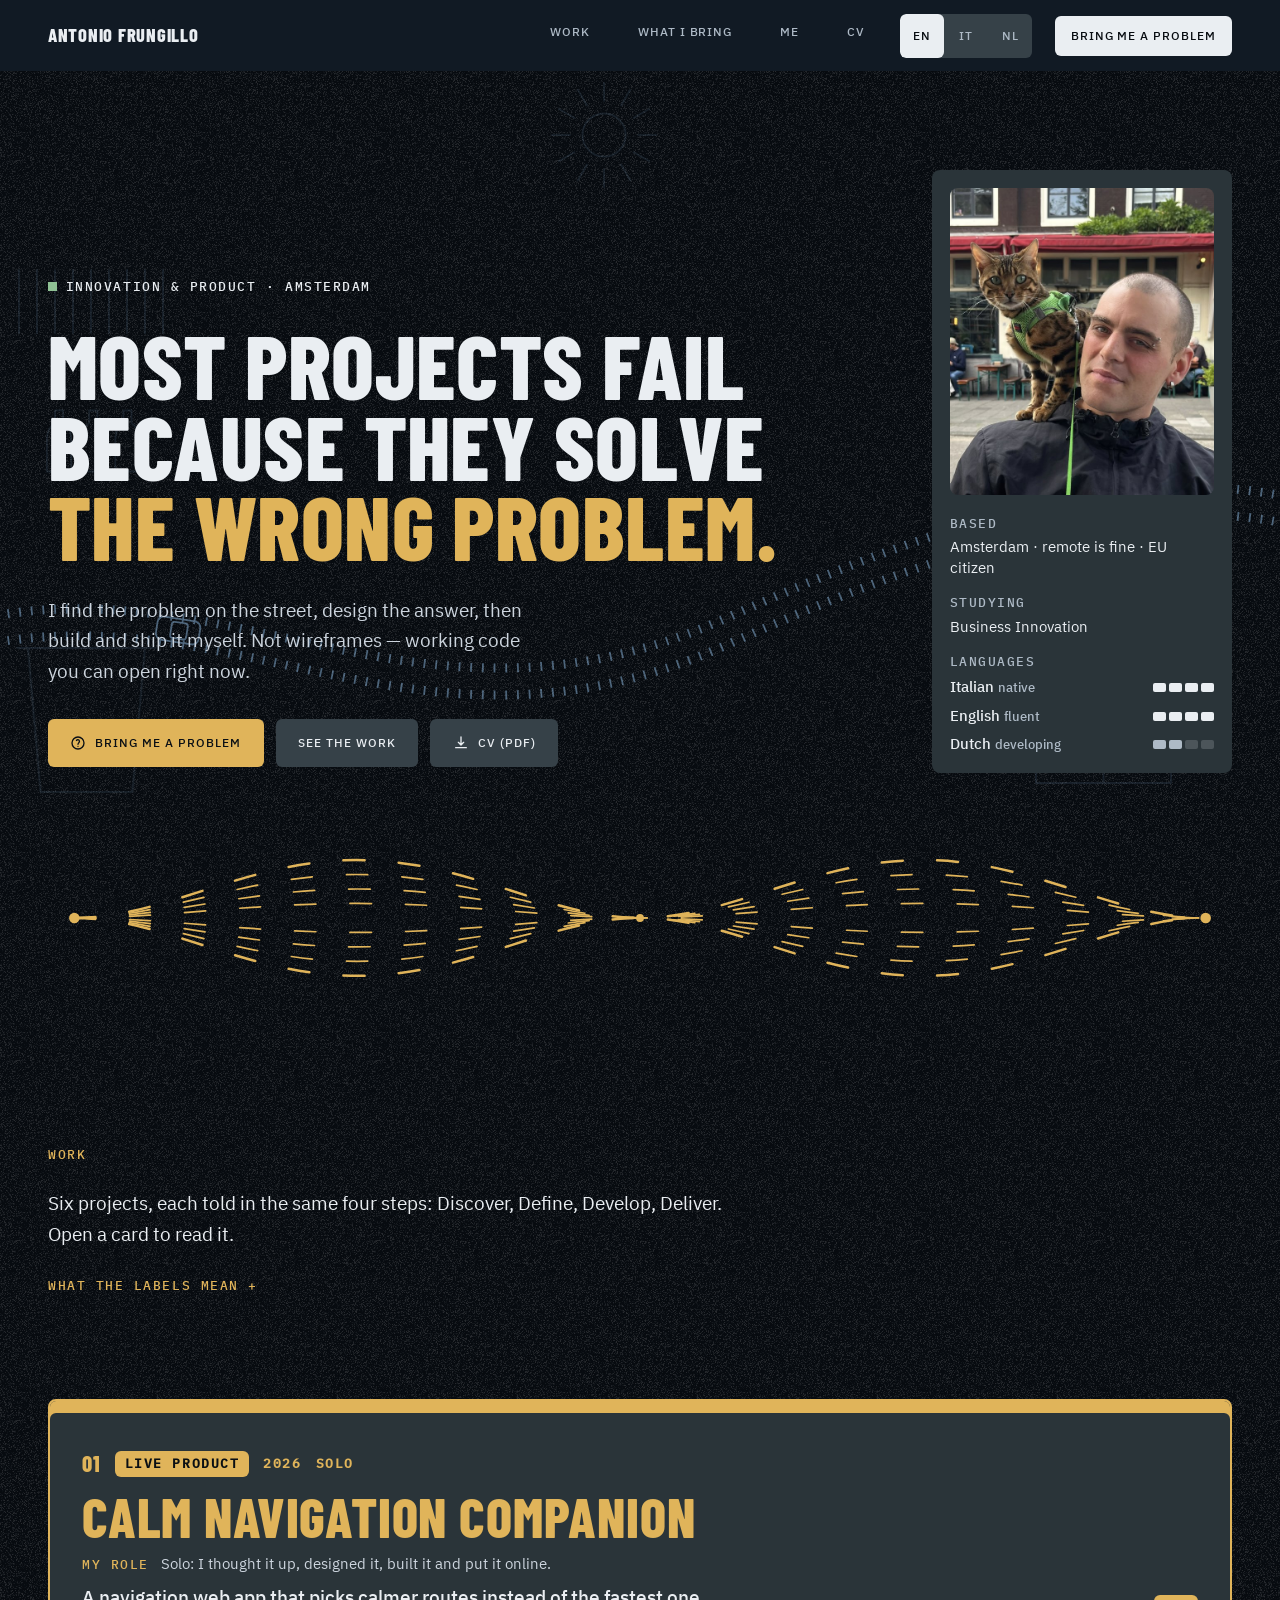
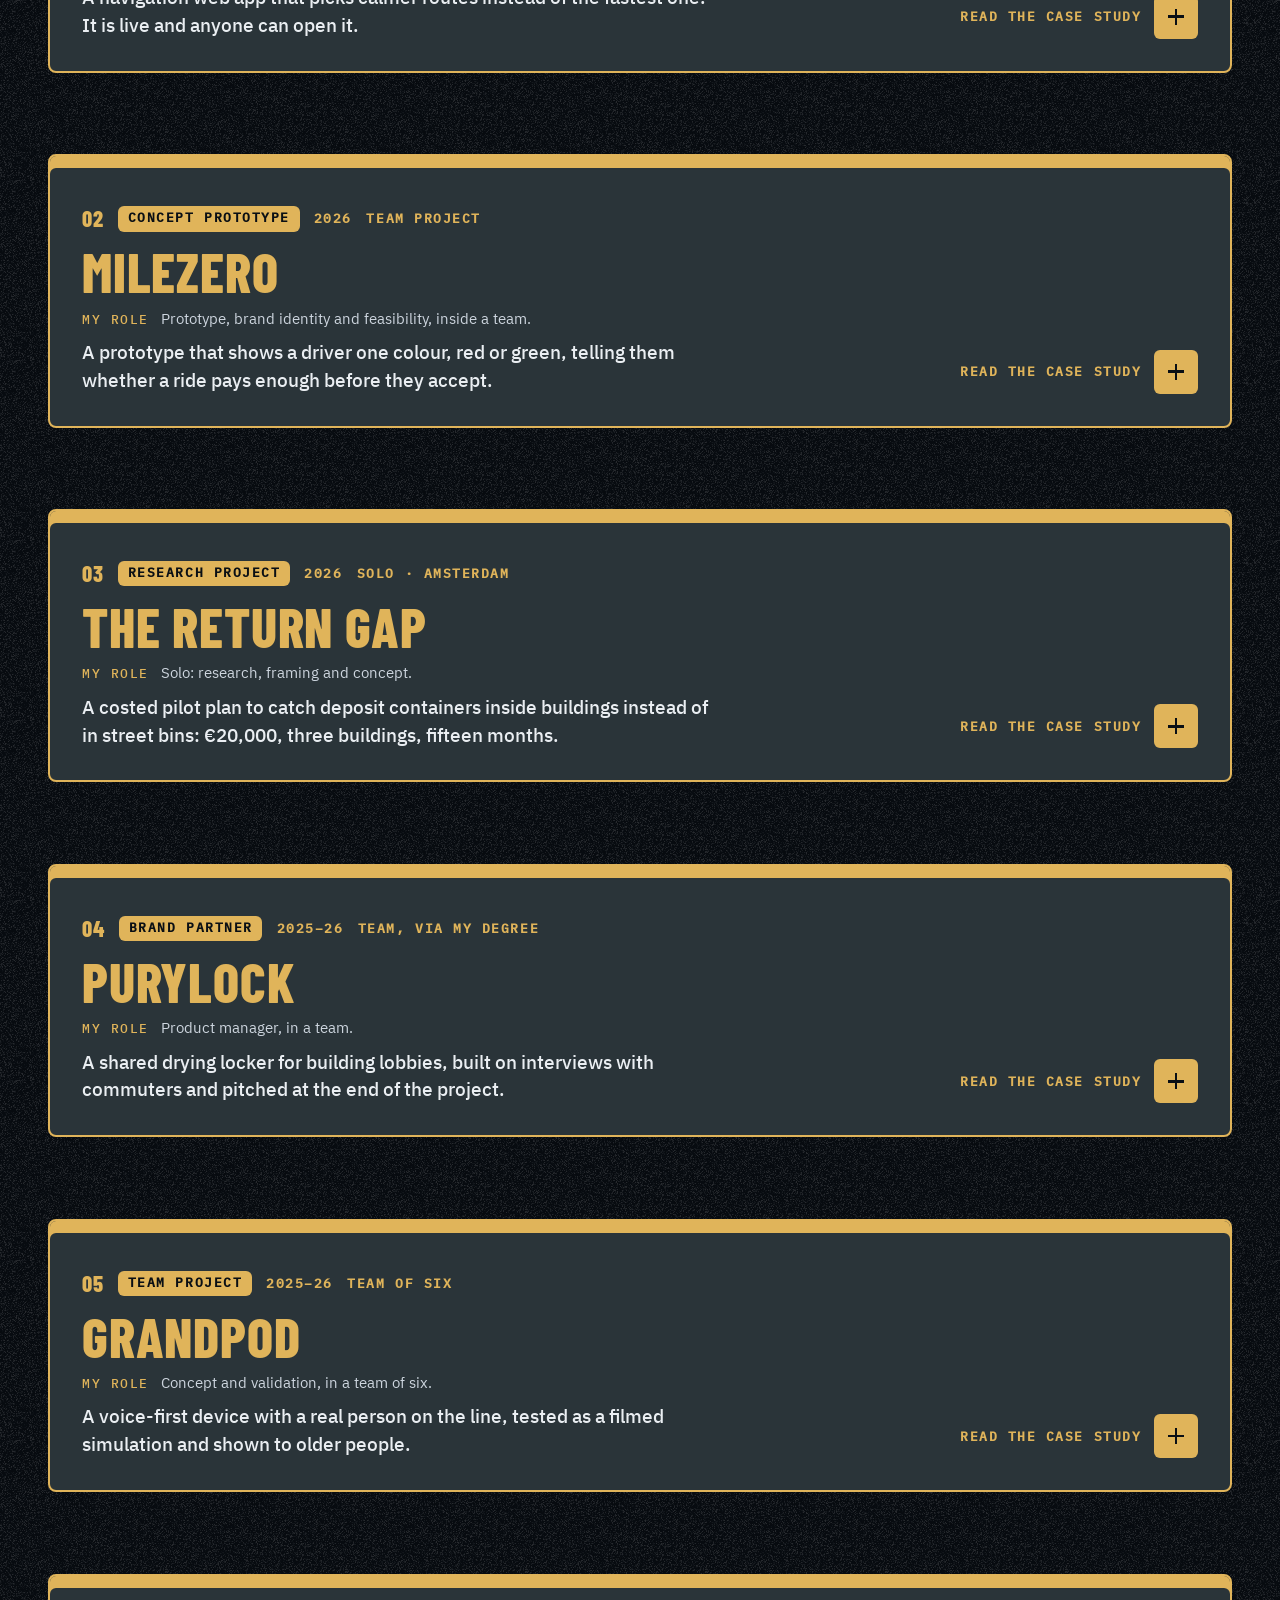
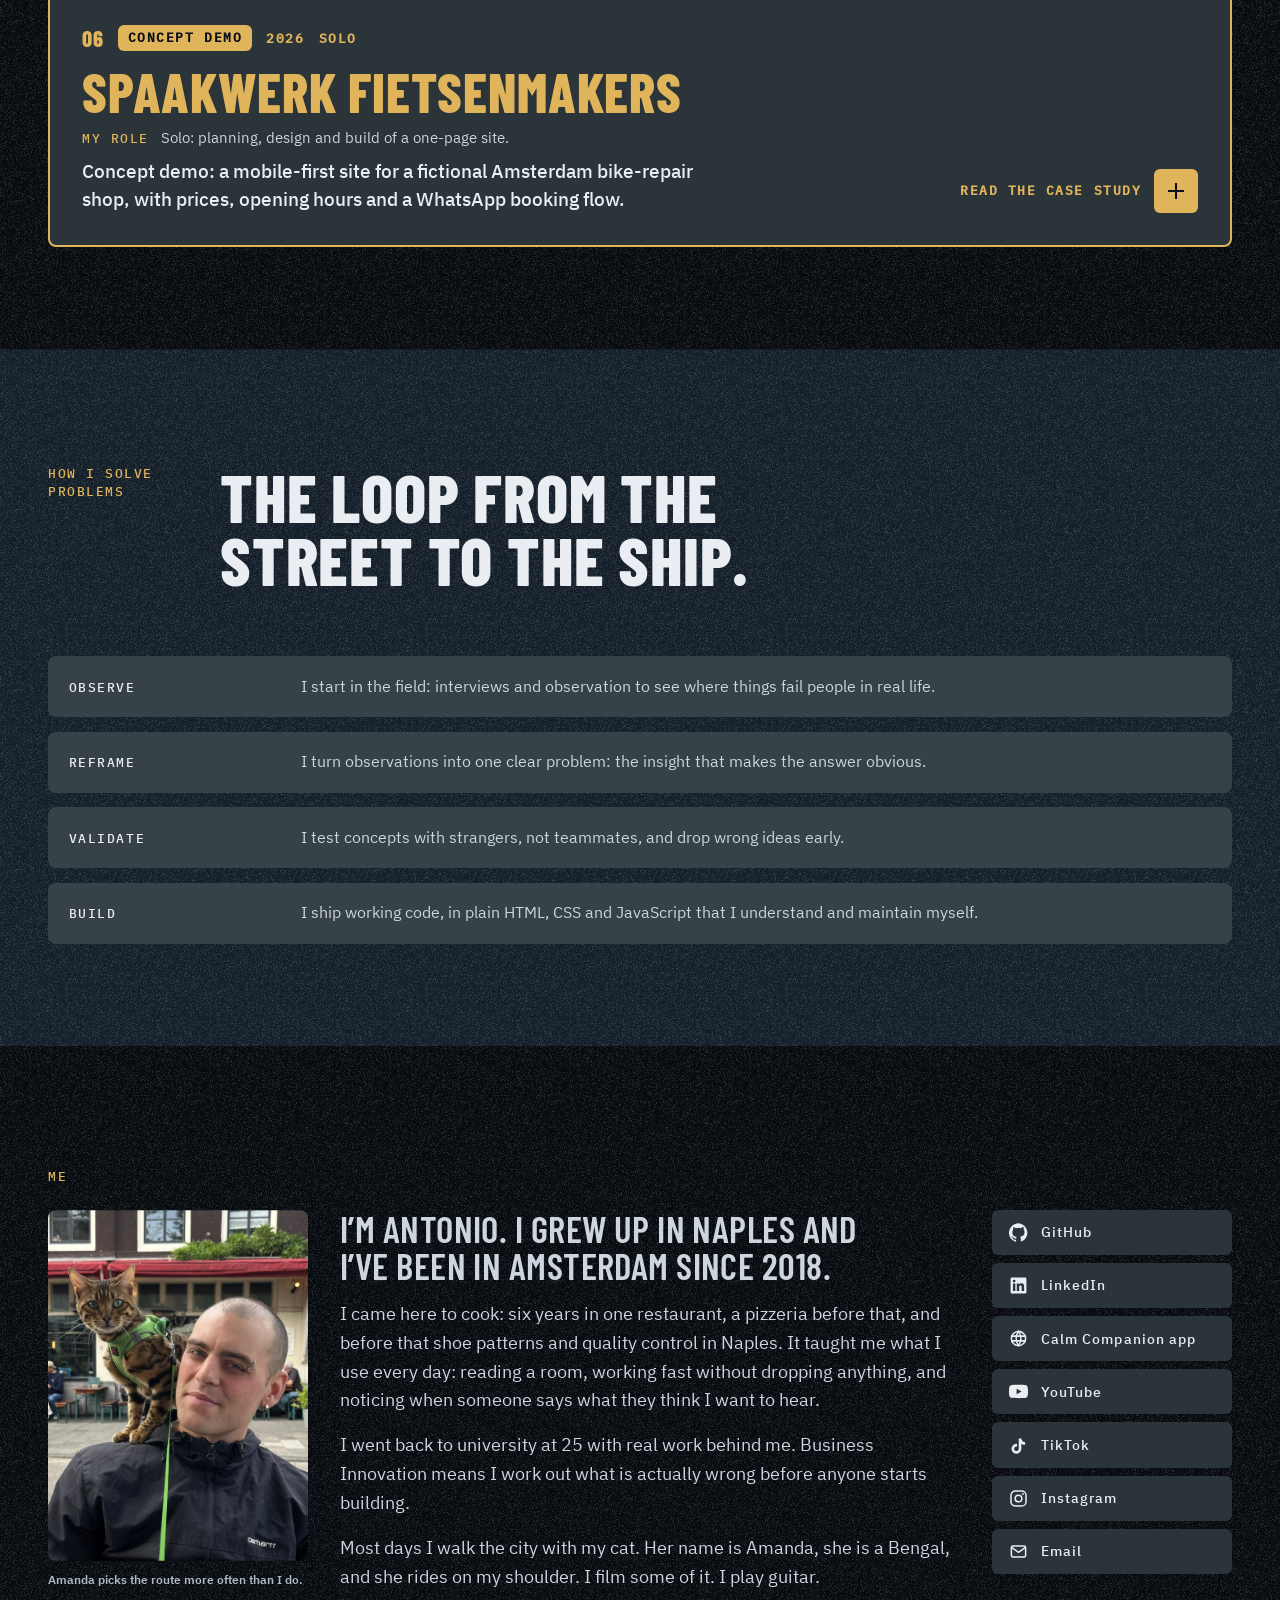
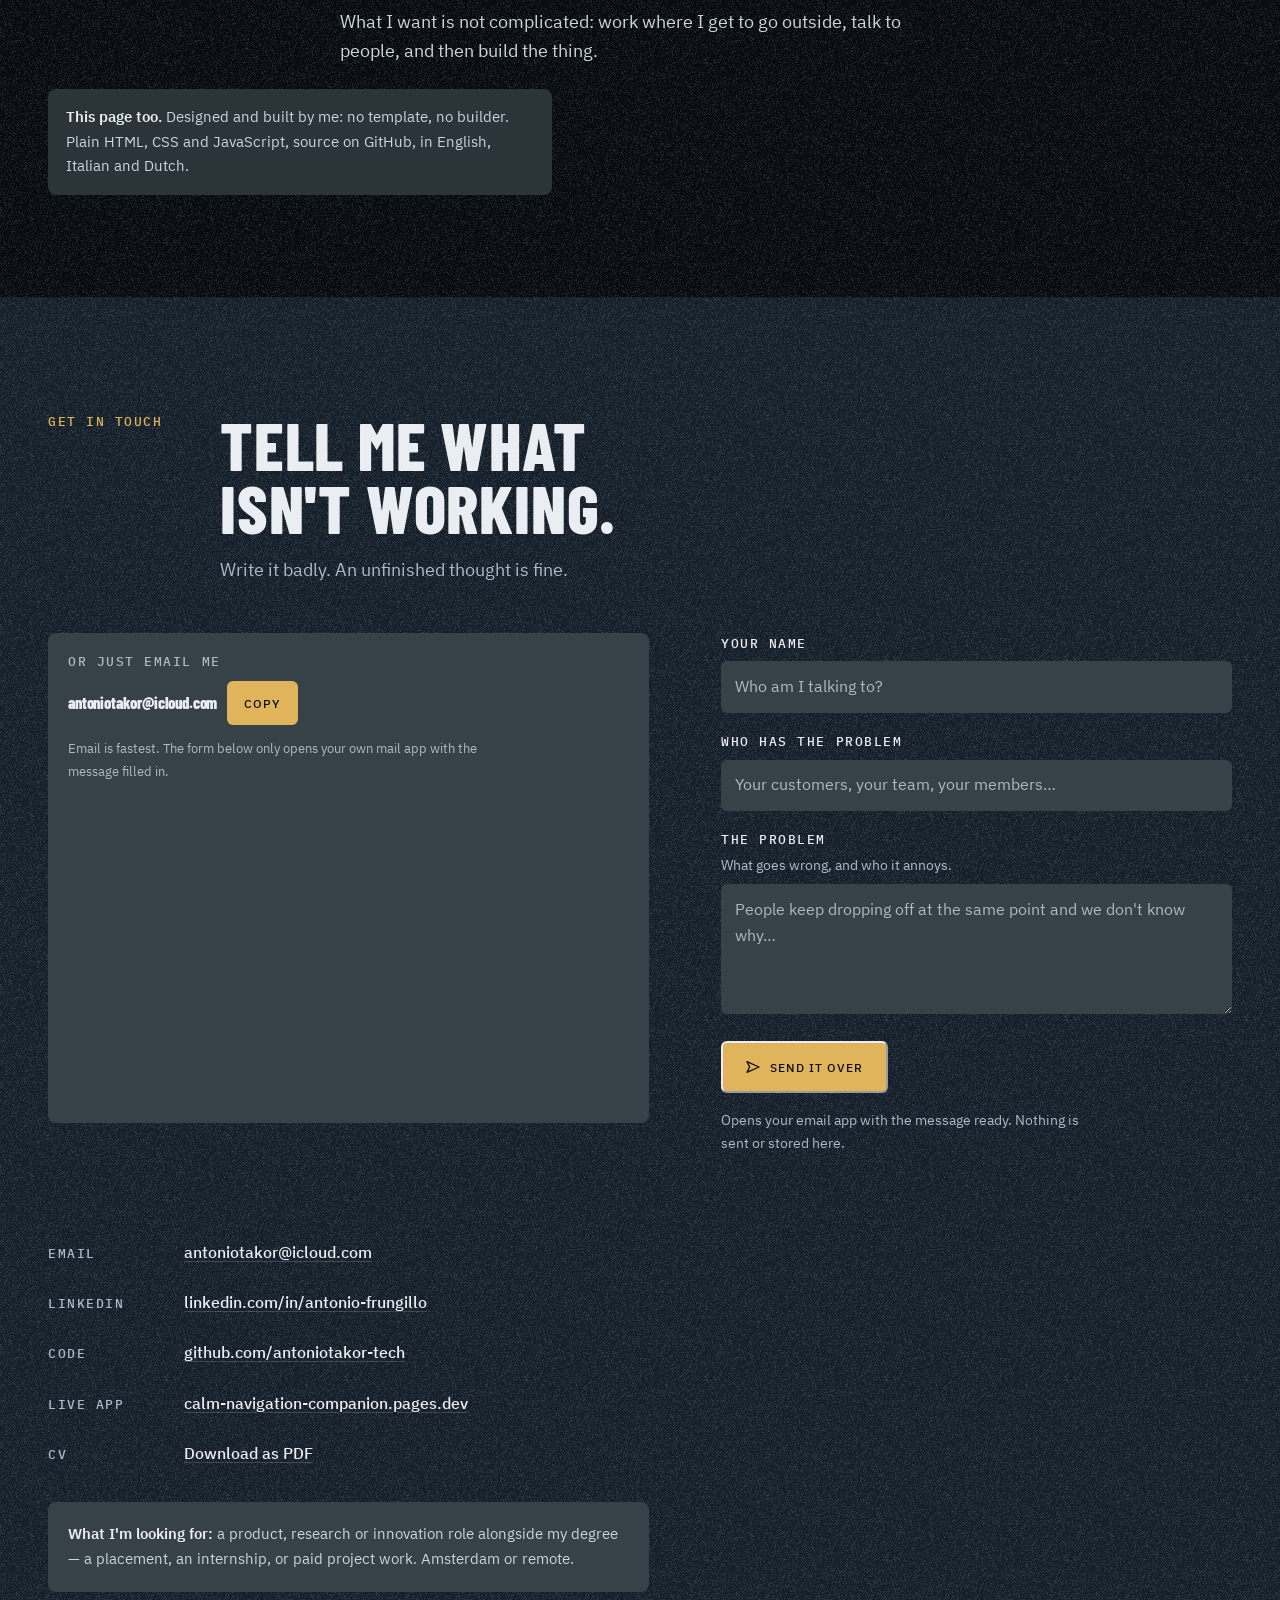
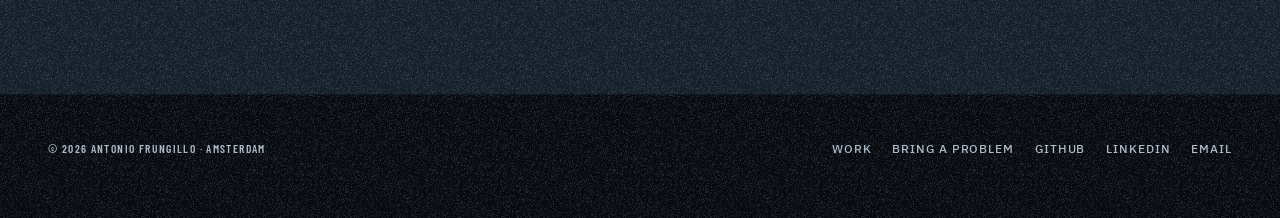
<file: index.html>
<!doctype html>
<html lang="en">
<head>
<meta charset="utf-8">
<meta name="viewport" content="width=device-width, initial-scale=1">
<title>Antonio Frungillo — I find the real problem first</title>
<meta name="description" content="Antonio Frungillo — innovation and product, Amsterdam. I find the real problem, design the answer, and ship it as working code. This site included: designed and built by me, no template.">
<meta name="author" content="Antonio Frungillo">
<link rel="canonical" href="https://antoniotakor-tech.github.io/">
<meta property="og:type" content="website">
<meta property="og:title" content="Antonio Frungillo — I find the real problem first">
<meta property="og:description" content="Innovation and product, Amsterdam. Research, reframing, and things that actually ship.">
<meta property="og:url" content="https://antoniotakor-tech.github.io/">
<meta name="theme-color" content="#080C11">
<link rel="icon" href="favicon.svg" type="image/svg+xml">


<style>
/* ============================================================
   TOKENS  —  editorial base, liquid-glass surfaces.
   White ground, warm and cool gradient accents, no hard outlines.
   ============================================================ */
:root{
  --bg:#FAFAFA;
  --card:#FFFFFF;
  --fg:#09090B;
  --fg-2:#3F3F46;
  --muted:#52525B;
  --rule:#09090B;
  --rule-soft:#D8D8DC;

  /* flat accent blocks — black text sits on all three at 5:1+ */
  --pink:#D45D6B;
  --green:#7CAE7A;
  --red:#B84B4B;
  /* darkened versions, for accent TEXT on white */
  --pink-ink:#A64553;
  --green-ink:#5A825A;
  --red-ink:#8B3A3A;
  --lime:#D1E0C4;
  /* liquid glass */
  --glass:rgba(255,255,255,.62);
  --glass-2:rgba(255,255,255,.45);
  --blur:saturate(165%) blur(22px);
  --pink-glass:none;
  --green-glass:none;
  --red-glass:none;
  --r-s:12px; --r-m:18px; --r-l:26px;
  --coral:#E88C7D;
  /* warm accent washes — no blue, no purple */
  --grad-warm:none;
  --grad-cool:none;

  --display:"Archivo",system-ui,-apple-system,"Segoe UI",sans-serif;
  --body:"Space Grotesk",system-ui,-apple-system,"Segoe UI",sans-serif;

  --s1:.5rem; --s2:1rem; --s3:1.5rem; --s4:2rem; --s5:3rem; --s6:4.5rem; --s7:6.5rem;
  --maxw:1280px;
  --gut:clamp(1.25rem,4vw,3rem);
}

*,*::before,*::after{box-sizing:border-box}
html{scroll-behavior:smooth}
@media (prefers-reduced-motion:reduce){html{scroll-behavior:auto}}

body{
  margin:0;
  background:var(--bg);
  color:var(--fg);
  font-family:var(--body);
  font-size:clamp(16px,.35vw + 15px,17.5px);
  line-height:1.6;
  -webkit-font-smoothing:antialiased;
}
img{max-width:100%;display:block}
a{color:var(--fg);text-decoration:underline;text-decoration-thickness:1px;text-underline-offset:3px;text-decoration-color:var(--rule-soft)}
a:hover{text-decoration-color:var(--pink-ink);color:var(--pink-ink)}
button{cursor:pointer;font:inherit}

:focus-visible{outline:3px solid var(--pink-ink);outline-offset:2px}

.skip{position:absolute;left:-9999px;top:0;z-index:200;background:var(--fg);color:#fff;padding:.85rem 1.25rem;font-weight:700}
.skip:focus{left:0}

.wrap{max-width:var(--maxw);margin:0 auto;padding:0 var(--gut)}

/* ============================================================
   TYPE SCALE
   ============================================================ */
h1,h2,h3,h4{font-family:var(--display);font-weight:800;letter-spacing:-.035em;line-height:1.02;margin:0}
h2{font-size:clamp(2rem,5vw,3.5rem)}
h3{font-size:clamp(1.35rem,2.4vw,1.9rem);letter-spacing:-.025em;line-height:1.1}
p{margin:0 0 1rem}
p:last-child{margin-bottom:0}

.label{
  font-family:var(--display);font-weight:800;
  font-size:.72rem;letter-spacing:.18em;text-transform:uppercase;
  color:var(--fg);display:inline-block;
}
.label::after{content:"";display:block;height:5px;background:var(--grad-warm);margin-top:.5rem;width:100%;max-width:110px}
.sec-head .label{margin-bottom:.4rem}
.lead{font-size:clamp(1.05rem,1.4vw,1.25rem);line-height:1.5;color:var(--fg-2)}

mark{background:var(--grad-warm);color:var(--fg);padding:0 .18em;box-decoration-break:clone;-webkit-box-decoration-break:clone}
mark.g{background:var(--grad-cool)}

/* ============================================================
   TOP BAR
   ============================================================ */
.bar{
  position:sticky;top:0;z-index:80;background:var(--bg);
  
}
.bar-in{
  max-width:var(--maxw);margin:0 auto;padding:.85rem var(--gut);
  display:flex;align-items:center;justify-content:space-between;gap:var(--s3);
}
.bar-name{font-family:var(--display);font-weight:800;letter-spacing:-.02em;font-size:.95rem;text-decoration:none}
.bar-name:hover{color:var(--fg)}
.bar-nav{display:flex;gap:1.4rem;align-items:center}
.bar-nav a{
  font-family:var(--display);font-weight:600;font-size:.74rem;
  letter-spacing:.13em;text-transform:uppercase;text-decoration:none;color:var(--muted);
  transition:color .15s ease;
}
.bar-nav a:hover{color:var(--fg)}
.lang-switch{display:flex;}
.lang-switch button{
  min-width:44px;min-height:36px;padding:.3rem .6rem;border:0;background:transparent;
  font-family:var(--display);font-weight:800;font-size:.72rem;letter-spacing:.1em;
  color:var(--muted);transition:background-color .15s ease,color .15s ease;
}
.lang-switch button+button{}
.lang-switch button[aria-pressed="true"]{background:var(--fg);color:#fff}
.lang-switch button:hover[aria-pressed="false"]{background:var(--grad-warm);color:var(--fg)}
/* ---------- compact menu, small screens ---------- */
.menu-btn{
  display:none;align-items:center;justify-content:center;
  width:44px;height:44px;flex:none;border:0;border-radius:999px;
  background:var(--glass-2);-webkit-backdrop-filter:var(--blur);backdrop-filter:var(--blur);
  cursor:pointer;transition:background-color .15s ease;
}
.menu-btn:hover{background:var(--grad-warm)}
.menu-ico{display:grid;gap:4px;width:18px}
.menu-ico i{display:block;height:2px;border-radius:2px;background:var(--fg);transition:transform .18s ease,opacity .18s ease}
.menu-btn[aria-expanded="true"] .menu-ico i:nth-child(1){transform:translateY(6px) rotate(45deg)}
.menu-btn[aria-expanded="true"] .menu-ico i:nth-child(2){opacity:0}
.menu-btn[aria-expanded="true"] .menu-ico i:nth-child(3){transform:translateY(-6px) rotate(-45deg)}

.menu-panel{
  display:grid;gap:.2rem;
  padding:.5rem clamp(1.25rem,4vw,3rem) 1rem;
  background:var(--glass);-webkit-backdrop-filter:var(--blur);backdrop-filter:var(--blur);
}
.menu-panel a{
  display:flex;align-items:center;min-height:52px;padding:.4rem .2rem;
  font-family:var(--display);font-weight:700;font-size:1rem;letter-spacing:-.01em;
  text-decoration:none;color:var(--fg);
}
.menu-panel a:hover{color:var(--pink-ink)}
@media (min-width:721px){ .menu-panel{display:none!important} }
@media (max-width:720px){
  .bar-in{gap:.55rem}
  .bar-nav{gap:.5rem;flex:none}
  .bar-nav a{display:none}
  .bar-nav .cta{display:none}
  .lang-switch{flex:none}
  .menu-btn{display:inline-flex}
  .bar-name{font-size:.9rem;max-width:8ch;line-height:1.05}
}
.bar-nav .cta{
  background:var(--fg);color:#fff;padding:.62rem 1rem;
  display:inline-flex;align-items:center;min-height:40px;
}
.bar-nav .cta:hover{background:var(--pink-ink);color:#fff}

/* ============================================================
   HERO
   ============================================================ */
.hero{padding:var(--s6) 0 0}
.hero-grid{display:grid;gap:var(--s4)}
@media (min-width:1000px){
  .hero-grid{grid-template-columns:minmax(0,1fr) 300px;gap:var(--s5);align-items:end}
}
.status{display:inline-flex;align-items:center;gap:.55rem;margin-bottom:var(--s3)}
.status .dot{width:9px;height:9px;background:var(--green);flex:none}
.status span{font-family:var(--display);font-weight:600;font-size:.72rem;letter-spacing:.16em;text-transform:uppercase}

.hero h1{
  font-size:clamp(2.05rem,5.4vw,4.1rem);
  letter-spacing:-.035em;line-height:1.0;
  margin:0 0 var(--s3);
  text-wrap:balance;
}
.hero h1 .thin{font-weight:400;letter-spacing:-.03em}
.hero-sub{max-width:44ch;margin:0 0 var(--s4)}

.cta-row{display:flex;flex-wrap:wrap;gap:.75rem;padding-bottom:var(--s5)}
.btn{
  display:inline-flex;align-items:center;justify-content:center;gap:.55rem;
  min-height:52px;padding:.85rem 1.4rem;
  font-family:var(--display);font-weight:700;font-size:.78rem;
  letter-spacing:.13em;text-transform:uppercase;
  background:transparent;color:var(--fg);
  text-decoration:none;cursor:pointer;
  transition:background-color .15s ease,color .15s ease,border-color .15s ease;
}
.btn:hover{background:var(--fg);color:#fff;text-decoration:none}
.btn-fill{background:var(--grad-warm);border-color:var(--fg)}
.btn-fill:hover{background:var(--fg);color:#fff}
.btn svg{width:16px;height:16px;flex:none}

.hero-card{
  background:var(--card);
  padding:1.25rem;margin-bottom:var(--s5);
}
.hero-card dl{margin:0;display:grid;gap:.85rem}
.hero-card dt{font-family:var(--display);font-weight:600;font-size:.66rem;letter-spacing:.16em;text-transform:uppercase;color:var(--muted)}
.hero-card dd{margin:.15rem 0 0;font-size:.95rem;line-height:1.4}

/* ---------- language proficiency: full ink for IT/EN, lighter for NL ---------- */
.langs{display:grid;gap:.5rem;margin:.35rem 0 0}
.lang{display:grid;grid-template-columns:1fr auto;align-items:center;gap:.6rem}
.lang-n{font-size:.92rem;font-weight:500}
.lang-n i{font-style:normal;color:var(--muted);font-size:.82rem}
.lang-bar{display:flex;gap:3px}
.lang-bar b{width:13px;height:9px;background:var(--rule-soft)}
.lang-bar b.on{background:var(--fg)}
.lang-bar b.part{background:var(--muted)}

/* ---------- double diamond: pure shape, banded like a retro sun ---------- */
.dd-wrap{background:var(--card);padding:clamp(1.25rem,3vw,2.25rem)}
.dd-phases{
  display:grid;grid-template-columns:repeat(2,1fr);gap:0;
  margin-top:clamp(1.25rem,3vw,2rem);
  
}
@media (min-width:720px){.dd-phases{grid-template-columns:repeat(4,1fr)}}
.dd-phases div{
  
  padding:.85rem .9rem;
}
.dd-phases b{
  display:block;font-family:var(--display);font-weight:800;
  font-size:clamp(.86rem,1.5vw,1.05rem);letter-spacing:.04em;
}
.dd-phases i{font-style:normal;font-family:var(--display);font-weight:600;font-size:.66rem;letter-spacing:.16em;color:var(--muted)}
.dd-phases div:nth-child(1),.dd-phases div:nth-child(2){background:var(--grad-warm)}
.dd-phases div:nth-child(3),.dd-phases div:nth-child(4){background:var(--grad-cool)}
.dd-phases div:nth-child(1) i,.dd-phases div:nth-child(2) i,
.dd-phases div:nth-child(3) i,.dd-phases div:nth-child(4) i{color:var(--fg);opacity:.7}
/* small version, in the hero */
.dd-hero{background:var(--card);padding:1.1rem}

/* full-width statement band */
.band{
  
  background:var(--grad-cool);
}
.band .wrap{padding-top:var(--s4);padding-bottom:var(--s4)}
.band{position:relative}
.band p{
  font-family:var(--display);font-weight:800;letter-spacing:-.03em;line-height:1.12;
  font-size:clamp(1.35rem,3.2vw,2.35rem);margin:0;max-width:24ch;
}

/* ============================================================
   SECTIONS
   ============================================================ */
section{padding:var(--s6) 0}
section:last-of-type{border-bottom:0}
.sec-head{display:grid;gap:var(--s2);margin-bottom:var(--s5)}
@media (min-width:900px){
  .sec-head{grid-template-columns:140px minmax(0,1fr);gap:var(--s4);align-items:start}
}
.sec-head h2{max-width:18ch;text-wrap:balance}
.sec-head .sec-body{max-width:56ch}
.sec-head .sec-body p{color:var(--muted)}
.sec-head .sec-body h2{margin-bottom:var(--s2)}

/* ============================================================
   WORK
   ============================================================ */
.case{padding-top:var(--s4);margin-top:var(--s7)}
.case:first-of-type{margin-top:0}
.case-media{display:grid;gap:var(--s3)}
.case-grid{display:grid;gap:var(--s4)}
@media (min-width:960px){
  .case-grid{grid-template-columns:minmax(0,1.02fr) minmax(0,1fr);gap:var(--s5);align-items:start}
  .case-media{position:sticky;top:5.5rem}
}
.case-num{
  font-family:var(--display);font-weight:800;font-size:.78rem;letter-spacing:.16em;
  display:flex;flex-wrap:wrap;gap:.5rem 1rem;align-items:baseline;
  text-transform:uppercase;margin-bottom:var(--s2);
}
.case-num b{color:var(--fg)}
.case-num span{color:var(--muted);font-weight:600}
.case h3{margin-bottom:var(--s2)}
.case h3 a{text-decoration:none}
.case-rf{
  font-family:var(--display);font-weight:600;font-size:.92rem;
  display:flex;flex-wrap:wrap;gap:.4rem .6rem;align-items:baseline;
  padding:.7rem 0;
  margin-bottom:var(--s3);
}
.case p{color:var(--fg-2);margin-bottom:.9rem}
.case p strong{color:var(--fg);font-weight:700}
.case-media figure{margin:0}
.case-media img{background:var(--card);width:100%}
.case-cap{font-family:var(--display);font-size:.72rem;letter-spacing:.04em;color:var(--muted);margin-top:.6rem}
.chips{display:flex;flex-wrap:wrap;gap:.4rem;margin-top:var(--s3)}
.chips span{
  padding:.35rem .7rem;
  font-family:var(--display);font-weight:600;font-size:.7rem;letter-spacing:.08em;color:var(--fg-2);
}
.case-link{
  display:inline-flex;align-items:center;gap:.5rem;min-height:44px;margin-top:var(--s2);
  background:var(--grad-warm);padding:.55rem .9rem;
  font-family:var(--display);font-weight:700;font-size:.76rem;letter-spacing:.13em;text-transform:uppercase;
  text-decoration:none;border-bottom:2px solid var(--pink);
}
.case-link{border-bottom:0}
.case-link:hover{background:var(--fg);color:#fff;text-decoration:none}

/* ------------------------------------------------------------
   FLOW DIAGRAM (drawn, not a slide)
   ------------------------------------------------------------ */
.flow{background:var(--card);padding:1.25rem}
.flow-lane{padding:1.1rem 0}
.flow-lane+.flow-lane{}
.flow-tag{
  display:inline-block;font-family:var(--display);font-weight:800;
  font-size:.66rem;letter-spacing:.18em;text-transform:uppercase;
  padding:.3rem .6rem;margin-bottom:.9rem;
}
.flow-lane.now .flow-tag{background:var(--red);color:var(--fg)}
.flow-lane.fix .flow-tag{background:var(--grad-cool);color:var(--fg)}
.flow-row{display:flex;flex-wrap:wrap;align-items:stretch;gap:.4rem}
.flow-row b{
  font-family:var(--display);font-weight:600;font-size:.78rem;line-height:1.3;
  padding:.5rem .65rem;flex:1 1 108px;min-width:0;
  display:flex;align-items:center;
}
.flow-row i{
  font-style:normal;align-self:center;color:var(--muted);
  font-family:var(--display);font-weight:700;font-size:.9rem;flex:none;
}
.flow-lane.now .flow-row b:last-of-type{background:var(--red)}
.flow-lane.fix .flow-row b:last-of-type{background:var(--grad-cool)}
.flow-note{
  font-family:var(--display);font-size:.76rem;color:var(--muted);
  margin:.8rem 0 0;line-height:1.45;
}

/* ------------------------------------------------------------
   EXPANDABLE PROCESS PANEL
   ------------------------------------------------------------ */
.case-more{margin-top:var(--s4)}
.case-more>summary{
  list-style:none;cursor:pointer;
  display:flex;align-items:center;justify-content:space-between;gap:var(--s2);
  min-height:62px;padding:1rem 1.1rem;
  background:var(--card);
  font-family:var(--display);font-weight:800;font-size:.8rem;
  letter-spacing:.14em;text-transform:uppercase;
  transition:background-color .15s ease,color .15s ease;
}
.case-more>summary::-webkit-details-marker{display:none}
.case-more>summary:hover{background:var(--grad-warm);color:var(--fg)}
.case-more>summary:hover .sign{background:var(--fg)}
.case-more>summary:hover .sign::before,.case-more>summary:hover .sign::after{background:#fff}
.case-more>summary:focus-visible{outline:3px solid var(--pink-ink);outline-offset:2px}
.case-more .sign{
  width:34px;height:34px;flex:none;
  display:grid;place-items:center;position:relative;
}
.case-more .sign::before,.case-more .sign::after{
  content:"";position:absolute;background:var(--fg);
}
.case-more .sign::before{width:14px;height:2px}
.case-more .sign::after{width:2px;height:14px;transition:opacity .15s ease}
.case-more[open] .sign::after{opacity:0}
.case-more[open]>summary{background:var(--grad-warm);color:var(--fg)}
.case-more[open] .sign{background:var(--fg)}
.case-more[open] .sign::before{background:#fff}
.panel{padding:var(--s3) 0 var(--s4);padding-left:1.1rem;padding-right:1.1rem}

/* process infographic */
.proc{
  display:grid;gap:0;margin:0 0 var(--s4);
  
}
@media (min-width:800px){.proc{grid-template-columns:repeat(4,1fr)}}
.proc-step{
  
  padding:1.1rem 1rem;background:var(--card);
}
.proc-dia{
  width:26px;height:26px;margin-bottom:.75rem;
  display:grid;place-items:center;
  transform:rotate(45deg);
}
.proc-dia b{transform:rotate(-45deg);font-family:var(--display);font-weight:800;font-size:.72rem}
.proc-step:nth-child(1) .proc-dia,.proc-step:nth-child(2) .proc-dia{background:var(--grad-warm)}
.proc-step:nth-child(3) .proc-dia,.proc-step:nth-child(4) .proc-dia{background:var(--grad-cool)}
.proc-ph{
  font-family:var(--display);font-weight:800;font-size:.72rem;letter-spacing:.16em;
  text-transform:uppercase;margin:0 0 .4rem;
}
.proc-step p{font-size:.88rem;line-height:1.45;color:var(--fg-2);margin:0}
.proc-step p+p{margin-top:.5rem}

/* prose inside the panel */
.panel h4{
  font-family:var(--display);font-weight:800;font-size:.74rem;letter-spacing:.16em;
  text-transform:uppercase;margin:var(--s3) 0 .5rem;padding-top:.8rem;
  
}
.panel h4:first-of-type{margin-top:0;border-top:0;padding-top:0}
.panel p{color:var(--fg-2);font-size:.96rem;margin-bottom:.8rem}
.panel blockquote{
  margin:0 0 .9rem;padding:.85rem 1.1rem;
  border-left:3px solid var(--green);background:var(--card);
  font-size:1rem;line-height:1.5;color:var(--fg);
}
.killed{list-style:none;margin:0 0 .9rem;padding:0}
.killed li{
  padding:.6rem 0 .6rem 1.7rem;position:relative;
  font-size:.93rem;color:var(--fg-2);
}
.killed li:last-child{border-bottom:0}
.killed li::before{
  content:"";position:absolute;left:0;top:1.05em;
  width:12px;height:2.5px;background:var(--red-ink);
}
.killed b{color:var(--fg);font-weight:700}
.panel-close{
  font-family:var(--display);font-weight:700;
  font-size:clamp(1rem,1.7vw,1.2rem);line-height:1.3;letter-spacing:-.015em;
  color:var(--fg)!important;margin:var(--s3) 0 0;padding-top:1rem;
  
}

/* ============================================================
   OFFER
   ============================================================ */
.offers{display:grid;gap:0;}
@media (min-width:880px){.offers{grid-template-columns:repeat(3,1fr)}}
.offer{
  
  padding:var(--s4) var(--s3);background:var(--card);
  transition:background-color .15s ease;
}
.offer:hover{background:var(--bg)}
.offer-n{
  display:flex;align-items:center;justify-content:center;
  width:52px;height:52px;margin:0 0 1.2rem;
  
  font-family:var(--display);font-weight:800;font-size:1.25rem;
}
.offer:nth-child(1) .offer-n{background:var(--grad-warm)}
.offer:nth-child(2) .offer-n{background:var(--grad-cool)}
.offer:nth-child(3) .offer-n{background:none}
.offer h3{font-size:1.22rem;margin-bottom:.6rem}
.offer>p{color:var(--muted);font-size:.95rem;margin-bottom:1.1rem}
.offer ul{margin:0;padding:0;list-style:none;}
.offer li{
  padding:.65rem 0 .65rem 1.3rem;
  font-size:.92rem;color:var(--fg-2);position:relative;
}
.offer li:last-child{border-bottom:0}
.offer li::before{content:"→";position:absolute;left:0;color:var(--pink-ink);font-weight:700}

/* ============================================================
   TOOLKIT
   ============================================================ */
.kit{margin:0;}
.kit>div{
  
  display:grid;gap:.3rem;padding:1.3rem 0;
}
@media (min-width:760px){.kit>div{grid-template-columns:180px minmax(0,1fr);gap:var(--s4);align-items:baseline}}
.kit dt{font-family:var(--display);font-weight:700;font-size:.76rem;letter-spacing:.16em;text-transform:uppercase}
.kit dd{margin:0;color:var(--fg-2);font-size:.98rem}
.kit dd b{color:var(--fg);font-weight:700}

/* ============================================================
   CONTACT
   ============================================================ */
.contact-grid{display:grid;gap:var(--s5);padding-top:var(--s4)}
@media (min-width:940px){.contact-grid{grid-template-columns:minmax(0,1fr) minmax(0,.85fr);gap:var(--s6)}}
.field{margin-bottom:1.15rem}
.field label{display:block;font-family:var(--display);font-weight:700;font-size:.72rem;letter-spacing:.14em;text-transform:uppercase;margin-bottom:.45rem}
.field .hint{display:block;font-family:var(--body);font-weight:400;font-size:.85rem;letter-spacing:0;text-transform:none;color:var(--muted);margin-top:.25rem}
.field input,.field textarea{
  width:100%;background:var(--card);color:var(--fg);
  padding:.8rem .9rem;font:inherit;font-size:.98rem;min-height:50px;
  transition:border-color .15s ease,box-shadow .15s ease;
}
.field textarea{min-height:130px;resize:vertical}
.field input:focus,.field textarea:focus{outline:none;border-color:var(--pink-ink);box-shadow:0 0 0 3px rgba(200,0,92,.16)}
.field input::placeholder,.field textarea::placeholder{color:#8A8A93}
.form-note{font-size:.86rem;color:var(--muted);margin:1rem 0 0;max-width:48ch}
.direct{list-style:none;margin:0;padding:0;}
.direct li{padding:.95rem 0;display:grid;gap:.15rem}
@media (min-width:520px){.direct li{grid-template-columns:120px minmax(0,1fr);gap:var(--s2);align-items:baseline}}
.direct .k{font-family:var(--display);font-weight:700;font-size:.68rem;letter-spacing:.16em;text-transform:uppercase;color:var(--muted)}
.direct .v{font-size:1rem;font-weight:500;overflow-wrap:anywhere}
.avail{margin-top:var(--s3);padding:1.1rem;font-size:.94rem;color:var(--fg-2)}
.avail b{color:var(--fg)}
.avail .hl{background:var(--grad-cool);padding:0 .2em}

/* ============================================================
   FOOTER
   ============================================================ */
footer{padding:var(--s4) 0 var(--s5)}
.foot-in{display:flex;flex-wrap:wrap;gap:var(--s2) var(--s4);justify-content:space-between;align-items:baseline}
.foot-in p{margin:0;color:var(--muted);font-family:var(--display);font-size:.72rem;letter-spacing:.12em;text-transform:uppercase}
.foot-links{display:flex;flex-wrap:wrap;gap:1.3rem}
.foot-links a{font-family:var(--display);font-weight:600;font-size:.72rem;letter-spacing:.12em;text-transform:uppercase;text-decoration:none;color:var(--muted)}
.foot-links a:hover{color:var(--fg)}

/* ============================================================
   MOTION — subtle, 350ms, reduced-motion respected
   ============================================================ */
.rv{opacity:0;transform:translateY(12px);transition:opacity .35s ease,transform .35s ease}
.rv.in{opacity:1;transform:none}
@media (prefers-reduced-motion:reduce){
  .rv{opacity:1!important;transform:none!important;transition:none}
  *{transition:none!important}
}

/* ============================================================
   LIQUID GLASS  —  no outlines, soft tint, rounded
   ============================================================ */
body{
  background:
    none,
    none,
    none,
    var(--bg);
  background-attachment:fixed;
}

.bar{
  background:var(--glass);
  -webkit-backdrop-filter:var(--blur);backdrop-filter:var(--blur);
}
.bar-nav .cta{border-radius:999px}
.lang-switch{border-radius:999px;overflow:hidden;background:var(--glass-2);-webkit-backdrop-filter:var(--blur);backdrop-filter:var(--blur)}
.lang-switch button+button{box-shadow:inset 1px 0 0 rgba(9,9,11,.10)}
.lang-switch button[aria-pressed="true"]{background:var(--fg);color:#fff}

.btn{border-radius:999px;background:var(--glass-2);-webkit-backdrop-filter:var(--blur);backdrop-filter:var(--blur)}
.btn:hover{background:var(--fg);color:#fff}
.btn-fill{background:var(--grad-warm);color:var(--fg)}
.btn-fill:hover{background:var(--fg);color:#fff}

.hero-card{
  background:var(--glass);border-radius:var(--r-l);
  -webkit-backdrop-filter:var(--blur);backdrop-filter:var(--blur);
  padding:1.5rem;
}
.lang-bar b{border-radius:2px}

.band{background:var(--green-glass);-webkit-backdrop-filter:var(--blur);backdrop-filter:var(--blur)}

.label::after{border-radius:999px;height:5px}

.dd-wrap{background:var(--glass);border-radius:var(--r-l);-webkit-backdrop-filter:var(--blur);backdrop-filter:var(--blur)}
.dd-phases{
  display:grid;gap:.55rem;margin-top:clamp(1.25rem,3vw,2rem);
}
@media (min-width:720px){.dd-phases{grid-template-columns:repeat(4,1fr)}}
.dd-phases div{border-radius:var(--r-m);padding:.9rem 1rem;-webkit-backdrop-filter:var(--blur);backdrop-filter:var(--blur)}
.dd-phases div:nth-child(1),.dd-phases div:nth-child(2){background:var(--pink-glass)}
.dd-phases div:nth-child(3),.dd-phases div:nth-child(4){background:var(--green-glass)}

/* ---------- work: names out front, everything else behind the click ---------- */
.case{margin-top:1rem}
.case:first-of-type{margin-top:0}
.case-more{border-radius:var(--r-l);overflow:hidden;background:var(--glass);-webkit-backdrop-filter:var(--blur);backdrop-filter:var(--blur)}
.case-more>summary{
  min-height:0;padding:clamp(1.3rem,3vw,2rem);background:transparent;
  gap:var(--s3);align-items:flex-start;border-radius:var(--r-l);
  text-transform:none;letter-spacing:0;font-size:1rem;
}
.case-more>summary:hover{background:rgba(255,255,255,.42);color:var(--fg)}
.case-more[open]>summary{background:rgba(255,255,255,.42);color:var(--fg)}
.case-head{display:grid;gap:.55rem;min-width:0}
.case-num{
  display:flex;flex-wrap:wrap;gap:.35rem .9rem;align-items:baseline;margin:0;
  font-family:var(--display);font-weight:700;font-size:.7rem;letter-spacing:.15em;
  text-transform:uppercase;color:var(--muted);
}
.case-num b{color:var(--fg)}
.case-name{
  font-family:var(--display);font-weight:800;
  font-size:clamp(1.6rem,4vw,2.7rem);line-height:1.02;letter-spacing:-.035em;
  color:var(--fg);
}
.case-rf{
  display:flex;flex-wrap:wrap;gap:.35rem .6rem;align-items:baseline;margin:0;padding:0;
  font-family:var(--display);font-weight:600;font-size:clamp(.85rem,1.6vw,1rem);
}
.case-more .sign{
  width:44px;height:44px;border-radius:999px;margin-top:.35rem;
  background:var(--grad-warm);
}
.case-more .sign::before,.case-more .sign::after{background:var(--fg)}
.case-more .sign::before{width:16px;height:2.5px}
.case-more .sign::after{width:2.5px;height:16px}
.case-more[open] .sign{background:var(--fg)}
.case-more[open] .sign::before{background:#fff}

.panel{padding:0 clamp(1.3rem,3vw,2rem) clamp(1.6rem,3vw,2.25rem);border:0}
.panel-lead{font-size:clamp(1.02rem,1.6vw,1.18rem);line-height:1.5;color:var(--fg)!important;font-weight:500}
.panel h4{
  border:0;padding-top:0;margin:var(--s4) 0 .6rem;
  font-size:.72rem;letter-spacing:.16em;
}
.case-media{display:grid;gap:.9rem;margin-bottom:var(--s3)}
@media (min-width:820px){
  .case-media:has(figure:nth-child(2)){grid-template-columns:repeat(2,1fr)}
  .case-media:has(figure:nth-child(3)) figure:first-child{grid-column:1 / -1}
}
.case-media figure{margin:0;border-radius:var(--r-m);overflow:hidden;background:rgba(255,255,255,.5)}
.case-media img{width:100%;height:100%;object-fit:cover;display:block}

.proc{display:grid;gap:.55rem;margin:var(--s3) 0 0;border:0}
@media (min-width:820px){.proc{grid-template-columns:repeat(4,1fr)}}
.proc-step{border-radius:var(--r-m);padding:1.1rem;-webkit-backdrop-filter:var(--blur);backdrop-filter:var(--blur)}
.proc-step:nth-child(1),.proc-step:nth-child(2){background:var(--pink-glass)}
.proc-step:nth-child(3),.proc-step:nth-child(4){background:var(--green-glass)}
.proc-dia{display:none}
.proc-ph{font-size:.7rem;letter-spacing:.16em}
.proc-step p:last-child{color:var(--fg);opacity:.82}

.flow{background:transparent;padding:0;border:0}
.flow-lane{padding:1.1rem 1.25rem;border-radius:var(--r-m);margin-bottom:.6rem;-webkit-backdrop-filter:var(--blur);backdrop-filter:var(--blur)}
.flow-lane.now{background:var(--red-glass)}
.flow-lane.fix{background:var(--green-glass)}
.flow-tag{border-radius:999px;background:rgba(255,255,255,.55)!important;color:var(--fg)!important}
.flow-row b{border:0;border-radius:var(--r-s);background:rgba(255,255,255,.6);padding:.6rem .75rem}
.flow-lane.now .flow-row b:last-of-type,.flow-lane.fix .flow-row b:last-of-type{background:rgba(255,255,255,.92);font-weight:700}
.flow-note{color:var(--fg);opacity:.75}

.killed{border:0}
.killed li{border:0;padding:.55rem 0 .55rem 1.6rem}
.killed li::before{content:"";position:absolute;left:0;top:1.05em;width:13px;height:3px;border-radius:2px;background:var(--grad-warm)}
.panel-close{border:0;padding-top:0;margin-top:var(--s4)}
.case-link{border-radius:999px;padding:.7rem 1.1rem;margin-top:var(--s3)}

/* ---------- toolkit ---------- */
.kit{display:grid;gap:.55rem;border:0}
.kit>div{
  border:0;border-radius:var(--r-m);padding:1.1rem 1.3rem;
  background:var(--glass);-webkit-backdrop-filter:var(--blur);backdrop-filter:var(--blur);
}
@media (min-width:760px){.kit>div{grid-template-columns:200px minmax(0,1fr)}}

/* ---------- contact ---------- */
.contact-grid{border:0;padding-top:0}
.field input,.field textarea{
  border:0;border-radius:var(--r-m);background:rgba(255,255,255,.72);
  -webkit-backdrop-filter:var(--blur);backdrop-filter:var(--blur);
  box-shadow:inset 0 0 0 1px rgba(9,9,11,.10);
}
.field input:focus,.field textarea:focus{box-shadow:inset 0 0 0 2px var(--pink-ink)}
.direct{border:0}
.direct li{border:0;padding:.75rem 0}
.avail{border:0;border-radius:var(--r-m);padding:1.25rem;background:var(--glass);-webkit-backdrop-filter:var(--blur);backdrop-filter:var(--blur)}
.avail .hl{border-radius:6px;padding:.05em .3em}

section{border:0}
footer{border:0}
.bar{box-shadow:0 1px 0 rgba(9,9,11,.07)}
.hero{border:0}

/* the reframe has to read as wrong → right */
.case-rf .rf-from{color:var(--red-ink);text-decoration:line-through;text-decoration-thickness:2px;text-decoration-color:rgba(200,30,30,.55)}
.case-rf .rf-arrow{color:var(--muted);font-weight:400}
.case-rf .rf-to{color:var(--fg);font-weight:800;border-bottom:4px solid var(--green);padding-bottom:1px}

.case{margin-top:.7rem}
.sec-head{margin-bottom:var(--s4)}
section{padding:var(--s5) 0}

.dd-wrap{margin-bottom:var(--s5)}
#process{padding-bottom:var(--s4)}

#work .label{margin-bottom:var(--s3)}

#problem .label,#toolkit .label{margin-bottom:var(--s3)}

/* small screens: links and CTA live in the menu, not the bar */
@media (max-width:720px){
  .bar-nav a,
  .bar-nav .cta{display:none}
  .menu-btn{display:inline-flex}
  .bar-in{gap:.55rem}
  .bar-nav{gap:.5rem;flex:none}
  .bar-name{font-size:.9rem;max-width:9ch;line-height:1.05}
}
@media (min-width:721px){ .menu-btn{display:none} }

/* the facts strip: role and status, scannable in a glance */
.facts{display:grid;gap:.45rem;margin:0 0 var(--s3)}
@media (min-width:760px){.facts{grid-template-columns:repeat(2,1fr)}}
.facts>div{
  display:grid;gap:.15rem;padding:.75rem .9rem;border-radius:var(--r-s);
  background:rgba(255,255,255,.55);
  -webkit-backdrop-filter:var(--blur);backdrop-filter:var(--blur);
}
.facts dt{
  font-family:var(--display);font-weight:800;font-size:.62rem;
  letter-spacing:.17em;text-transform:uppercase;color:var(--muted);
}
.facts dd{margin:0;font-size:.9rem;line-height:1.35;font-weight:500;color:var(--fg)}

h2.label{
  font-family:var(--display);font-weight:800;font-size:.72rem;
  letter-spacing:.18em;text-transform:uppercase;color:var(--fg);
  line-height:1.4;margin:0 0 var(--s3);display:inline-block;
}
h3.case-name{margin:0}

/* ---------- evidence row ---------- */
.fact-wide{grid-column:1 / -1}
.fact-wide dd{font-weight:400;line-height:1.5}
.fact-wide dd b{font-weight:700}

/* ---------- the shipped one gets the most room ---------- */
.shot{margin:0 0 .9rem;border-radius:var(--r-m);overflow:hidden;background:rgba(255,255,255,.5)}
.shot img{width:100%;height:auto;display:block}
@media (min-width:820px){
  .shot{max-width:420px;margin-inline:auto}
}

/* ---------- copyable address ---------- */
.direct-mail{
  margin:0 0 var(--s4);padding:1.1rem 1.25rem;border-radius:var(--r-m);
  background:var(--glass);-webkit-backdrop-filter:var(--blur);backdrop-filter:var(--blur);
}
.dm-label{
  font-family:var(--display);font-weight:800;font-size:.66rem;letter-spacing:.17em;
  text-transform:uppercase;color:var(--muted);margin:0 0 .6rem;
}
.dm-row{display:flex;flex-wrap:wrap;gap:.6rem;align-items:center}
.dm-addr{
  font-family:var(--display);font-weight:700;font-size:1.02rem;letter-spacing:-.01em;
  color:var(--fg);user-select:all;word-break:break-all;
}
.dm-copy{
  min-height:44px;padding:.55rem 1.1rem;border:0;border-radius:999px;
  background:var(--grad-warm);color:var(--fg);cursor:pointer;
  font-family:var(--display);font-weight:800;font-size:.72rem;
  letter-spacing:.13em;text-transform:uppercase;
  transition:background-color .15s ease,color .15s ease;
}
.dm-copy:hover{background:var(--fg);color:#fff}
.dm-copy[data-done="1"]{background:var(--green);color:var(--fg)}
.dm-hint{font-size:.84rem;color:var(--muted);margin:.75rem 0 0;max-width:52ch}

/* ============================================================
   AESTHETIC PASS — quieter ground, one thing leading
   ============================================================ */

/* the wash was three gradients doing decorative work. One, softer. */
body{
  background:
    none,
    var(--bg);
}

/* hero: more room, more confidence, tighter tracking */
.hero{padding-top:clamp(3rem,9vh,6rem)}
.hero h1{
  font-size:clamp(2.3rem,6.2vw,4.6rem);
  letter-spacing:-.042em;line-height:.98;
  max-width:16ch;
}
.hero-sub{font-size:clamp(1.02rem,1.4vw,1.16rem);line-height:1.5;max-width:46ch}
.cta-row{padding-bottom:clamp(2.5rem,6vh,4rem)}
.status{margin-bottom:clamp(1.25rem,3vh,2rem)}

/* the shipped one carries a picture and sits forward of the rest */
.case:first-of-type .case-more{background:rgba(255,255,255,.78)}
.case:first-of-type .case-name{font-size:clamp(1.9rem,4.4vw,3.1rem)}
.lead-shot{
  display:none;flex:none;width:150px;align-self:flex-start;
  border-radius:var(--r-m);overflow:hidden;
  background:#11151c;
}
.lead-shot img{width:100%;height:auto;display:block}
@media (min-width:760px){
  .lead-shot{display:block;width:165px;margin-left:auto;margin-right:1.25rem}
  .case:first-of-type .case-more>summary{align-items:center}
}

/* type hierarchy: name louder, metadata quieter */
.case-num{font-size:.66rem;letter-spacing:.18em;opacity:.72}
.case-name{letter-spacing:-.038em}
.case-rf{font-size:clamp(.82rem,1.4vw,.95rem)}

/* surfaces: less frosting, more paper */
.case-more{background:rgba(255,255,255,.66)}
.hero-card,.offer,.kit>div,.avail,.direct-mail{background:rgba(255,255,255,.66)}
.facts>div{background:rgba(255,255,255,.62)}

/* ---------- one project speaks, one lists, one grids, one shows ---------- */
.insight{
  margin:var(--s3) 0;padding:1.4rem 1.5rem;border-radius:var(--r-m);
  background:var(--grad-cool);
}
.insight p{
  font-family:var(--display);font-weight:700;
  font-size:clamp(1.15rem,2.4vw,1.6rem);line-height:1.25;letter-spacing:-.02em;
  margin:0 0 .7rem;color:var(--fg);
}
.insight cite{
  font-style:normal;font-family:var(--display);font-weight:600;
  font-size:.72rem;letter-spacing:.12em;text-transform:uppercase;opacity:.75;
}
.buildlog{list-style:none;margin:var(--s3) 0 0;padding:0;display:grid;gap:.5rem}
.buildlog li{
  padding:.85rem 1.1rem;border-radius:var(--r-s);
  background:rgba(255,255,255,.62);
  font-size:.95rem;line-height:1.5;color:var(--fg-2);
}
.buildlog b{color:var(--fg);font-weight:800}

/* ---------- mobile: real tap targets, room to breathe ---------- */
.lang-switch button{min-height:44px}
.bar-name{display:inline-flex;align-items:center;min-height:44px}
@media (max-width:560px){
  .facts>div{padding:.85rem 1rem}
  .facts dd{font-size:.92rem}
  .case-more>summary{padding:1.15rem 1.1rem;gap:.9rem}
  .case-name{line-height:1.05}
  .panel{padding-left:1.1rem;padding-right:1.1rem}
  .insight{padding:1.15rem 1.15rem}
  .buildlog li{padding:.8rem .95rem}
  .direct li{padding:.85rem 0}
  .dm-row{gap:.75rem}
}

/* ---------- me ---------- */
.about-grid{display:grid;gap:var(--s4)}
@media (min-width:860px){.about-grid{grid-template-columns:260px minmax(0,1fr) 240px;gap:var(--s4)}}
.portrait{margin:0;max-width:320px}
.portrait img{width:100%;height:auto;display:block;border-radius:var(--r-m)}
.portrait figcaption{
  font-family:var(--display);font-weight:600;font-size:.76rem;
  color:var(--muted);margin-top:.65rem;line-height:1.4;
}
.about-lead{font-size:clamp(1.15rem,2.2vw,1.5rem);font-family:var(--display);font-weight:800;letter-spacing:-.028em;line-height:1.2;margin-bottom:1rem}
#about p{color:var(--fg-2);max-width:56ch}
.links{list-style:none;margin:0;padding:0;display:grid;gap:.5rem;align-content:start}
.links a{
  display:flex;align-items:center;gap:.8rem;min-height:52px;padding:.7rem 1.05rem;
  border-radius:999px;background:rgba(255,255,255,.66);
  -webkit-backdrop-filter:var(--blur);backdrop-filter:var(--blur);
  font-family:var(--display);font-weight:700;font-size:.86rem;text-decoration:none;color:var(--fg);
  transition:background-color .15s ease,color .15s ease;
}
.links a:hover{background:var(--fg);color:#fff;text-decoration:none}
.links svg{width:19px;height:19px;flex:none}
.foot-links a{display:inline-flex;align-items:center;min-height:44px}

/* [hidden] must beat the class that sets display, or the menu never closes */
.menu-panel[hidden]{display:none!important}



/* ---------- diverge, converge, twice — and always in motion ---------- */
.diverge{
  max-width:var(--maxw);margin:0 auto;
  padding:clamp(.5rem,2vh,1.5rem) clamp(1.25rem,4vw,3rem) clamp(1rem,3vh,2rem);
}
.diverge svg{width:100%;height:auto;display:block;overflow:visible}
.diverge path{
  stroke-dasharray:16 26;
  animation:flow 2.8s linear infinite;
  animation-delay:calc(var(--i) * -220ms);
  opacity:0;transition:opacity .7s ease;
}
.diverge.drawn path{opacity:inherit}
.diverge circle{opacity:0;transition:opacity .7s ease .3s}
.diverge.drawn circle{opacity:1}
@keyframes flow{ to{ stroke-dashoffset:-42 } }

@media (prefers-reduced-motion:reduce){
  .diverge path{animation:none;stroke-dasharray:none;opacity:inherit}
  .diverge circle{opacity:1}
}

.colophon{
  margin-top:var(--s3);padding:1rem 1.15rem;border-radius:var(--r-m);
  background:rgba(255,255,255,.66);
  -webkit-backdrop-filter:var(--blur);backdrop-filter:var(--blur);
  font-size:.93rem;max-width:56ch;
}
.colophon b{color:var(--fg);font-weight:800}

/* page content sits above the field */
.hero,main,footer,.bar{position:relative;z-index:1}
.bar{z-index:80}
@media (prefers-reduced-motion:reduce){ .motes{display:none} }

/* a face before a claim */
.hero-face{
  width:100%;height:auto;display:block;border-radius:var(--r-m);
  margin:0 0 1.1rem;
  aspect-ratio:638/740;object-fit:cover;object-position:50% 8%;
}
@media (min-width:1000px){ .hero-card{padding:1.1rem} }
@media (max-width:999px){ .hero-face{max-width:250px} }
</style>
<link rel="preload" href="assets/fonts/barlow-condensed-latin-800-normal.woff2" as="font" type="font/woff2" crossorigin>
<link rel="stylesheet" href="theme.css?v=29">
</head>
<body>
<svg class="bgfx" aria-hidden="true" focusable="false" viewBox="0 0 1600 1000" preserveAspectRatio="xMidYMid slice">
  <g class="m m1"><!-- MileZero: a car and its tyre tracks -->
    <path class="trk" transform="translate(0,-15)" d="M-100 760 C300 560 500 880 900 700 S1500 520 1700 640"/>
    <path class="trk" transform="translate(0,15)" d="M-100 760 C300 560 500 880 900 700 S1500 520 1700 640"/>
    <g class="car"><rect x="-24" y="-13" width="48" height="26" rx="7"/><rect x="-8" y="-9" width="18" height="18" rx="3"/>
      <animateMotion dur="11s" repeatCount="indefinite" rotate="auto" path="M-100 760 C300 560 500 880 900 700 S1500 520 1700 640"/></g>
  </g>
  <g class="m m2"><!-- The Return Gap: bottles into a bin -->
    <path d="M120 720 h130 l-14 160 h-102 z"/><path d="M108 720 h154"/>
    <g transform="translate(150 470)"><g class="bt" style="--d:0s"><path d="M0 0 v-14 h9 v14 q9 6 9 18 v36 h-27 v-36 q0 -12 9 -18z"/></g></g>
    <g transform="translate(188 470)"><g class="bt" style="--d:1.6s"><path d="M0 0 v-14 h9 v14 q9 6 9 18 v36 h-27 v-36 q0 -12 9 -18z"/></g></g>
    <g transform="translate(226 470)"><g class="bt" style="--d:3.2s"><path d="M0 0 v-14 h9 v14 q9 6 9 18 v36 h-27 v-36 q0 -12 9 -18z"/></g></g>
  </g>
  <g class="m m3"><!-- Calm Companion: the doodle world (sun, butterfly, birds, bee, balloons, snow, storm) and its breathing -->
    <circle class="br" cx="1330" cy="250" r="22"/>
    <circle class="rp" cx="1330" cy="250" r="30" style="--d:0s"/><circle class="rp" cx="1330" cy="250" r="30" style="--d:2s"/><circle class="rp" cx="1330" cy="250" r="30" style="--d:4s"/>
    <circle cx="760" cy="150" r="24"/><path class="cc-rays" d="M798.0 150.0 L818.0 150.0 M792.9 169.0 L810.2 179.0 M779.0 182.9 L789.0 200.2 M760.0 188.0 L760.0 208.0 M741.0 182.9 L731.0 200.2 M727.1 169.0 L709.8 179.0 M722.0 150.0 L702.0 150.0 M727.1 131.0 L709.8 121.0 M741.0 117.1 L731.0 99.8 M760.0 112.0 L760.0 92.0 M779.0 117.1 L789.0 99.8 M792.9 131.0 L810.2 121.0"/>
    <g class="cc-fly" style="--dur:42s;--d:-8s"><g transform="translate(0 215)"><path d="M0 -9 V9"/><ellipse class="cc-wl" cx="-10" cy="-5" rx="10" ry="8"/><ellipse class="cc-wr" cx="10" cy="-5" rx="10" ry="8"/></g></g>
    <g class="cc-fly" style="--dur:58s;--d:-30s"><g transform="translate(0 110)"><path class="cc-bird" d="M-14 0 q7 -9 14 0 q7 -9 14 0"/></g></g>
    <g class="cc-fly" style="--dur:50s;--d:-14s"><g transform="translate(0 75)"><path class="cc-bird" d="M-11 0 q5.5 -7 11 0 q5.5 -7 11 0"/></g></g>
    <g class="cc-bee"><ellipse cx="0" cy="0" rx="11" ry="8"/><path d="M-3 -7 V7 M3 -7 V7"/><ellipse class="cc-wl" cx="-1" cy="-11" rx="7" ry="4"/></g>
    <g class="cc-balloons"><path d="M-6 28 Q-10 60 0 92 M12 24 Q16 56 4 92"/><ellipse cx="-6" cy="12" rx="11" ry="14"/><ellipse cx="12" cy="8" rx="11" ry="14"/></g>
    <g transform="translate(560 0)"><g class="cc-flake" style="--d:0s"><path d="M0 -9 V9 M-8 -4.5 L8 4.5 M-8 4.5 L8 -4.5"/></g></g>
    <g transform="translate(980 0)"><g class="cc-flake" style="--d:-5s"><path d="M0 -9 V9 M-8 -4.5 L8 4.5 M-8 4.5 L8 -4.5"/></g></g>
    <g transform="translate(1180 0)"><g class="cc-flake" style="--d:-9s"><path d="M0 -9 V9 M-8 -4.5 L8 4.5 M-8 4.5 L8 -4.5"/></g></g>
    <path class="cc-bolt" d="M1180 320 l-14 28 h12 l-10 30 l26 -38 h-13 l10 -20 z"/>
  </g>
  <g class="m m4"><!-- Purylock: rain on a locker -->
    <rect x="1240" y="640" width="150" height="230"/><path d="M1315 640 v230"/><circle cx="1296" cy="760" r="5"/><circle cx="1334" cy="760" r="5"/>
    <path class="rain" d="M1245 470 v28" style="--d:0.0s"/><path class="rain" d="M1265 470 v28" style="--d:0.6s"/><path class="rain" d="M1285 470 v28" style="--d:1.2s"/><path class="rain" d="M1305 470 v28" style="--d:1.8s"/><path class="rain" d="M1325 470 v28" style="--d:0.0s"/><path class="rain" d="M1345 470 v28" style="--d:0.6s"/><path class="rain" d="M1365 470 v28" style="--d:1.3s"/>
  </g>
  <g class="m m5"><!-- GrandPod: a voice -->
    <path class="vb" d="M110 300 v70" style="--d:0.0s"/><path class="vb" d="M130 300 v70" style="--d:0.4s"/><path class="vb" d="M150 300 v70" style="--d:0.7s"/><path class="vb" d="M170 300 v70" style="--d:1.1s"/><path class="vb" d="M190 300 v70" style="--d:1.5s"/><path class="vb" d="M210 300 v70" style="--d:0.2s"/><path class="vb" d="M230 300 v70" style="--d:0.6s"/><path class="vb" d="M250 300 v70" style="--d:1.0s"/><path class="vb" d="M270 300 v70" style="--d:1.4s"/>
  </g>
</svg>


<a class="skip" href="#main">Skip to content</a>

<div class="bar">
  <div class="bar-in">
    <a class="bar-name" href="#top">Antonio Frungillo</a>
    <nav class="bar-nav" aria-label="Primary">
      <a href="#work" data-i18n="n001">Work</a>
      <a href="#toolkit" data-i18n="n002">What I bring</a>
      <a href="#about" data-i18n="n013">Me</a>
      <a href="CV_Antonio_Frungillo.pdf" data-i18n="n003">CV</a>
      <div class="lang-switch" role="group" aria-label="Language" data-i18n-label="a001">
        <button type="button" data-lang="en" aria-pressed="true">EN</button>
        <button type="button" data-lang="it" aria-pressed="false">IT</button>
        <button type="button" data-lang="nl" aria-pressed="false">NL</button>
      </div>
      <a class="cta" href="#contact" data-i18n="n004">Bring me a problem</a>
      <button class="menu-btn" type="button" id="menu-btn"
              aria-expanded="false" aria-controls="menu-panel" data-i18n-label="a002" aria-label="Menu">
        <span class="menu-ico" aria-hidden="true"><i></i><i></i><i></i></span>
      </button>
    </nav>
  </div>

  <div class="menu-panel" id="menu-panel" hidden>
    <a href="#work" data-i18n="n001">Work</a>
    <a href="#toolkit" data-i18n="n002">What I bring</a>
    <a href="#about" data-i18n="n013">Me</a>
    <a href="CV_Antonio_Frungillo.pdf" data-i18n="n003">CV</a>
    <a href="#contact" data-i18n="n004">Bring me a problem</a>
  </div>
</div>

<header class="hero" id="top">

  <div class="wrap hero-grid">
    <div>
      <p class="status" data-i18n="t001"><span class="dot" aria-hidden="true"></span><span>Innovation &amp; product &middot; Amsterdam</span></p>
      <h1 data-i18n="t002">Most projects fail because they solve <mark>the wrong&nbsp;problem.</mark></h1>
      <p class="lead hero-sub" data-i18n="t003">I find the problem on the street, design the answer, then build and ship it myself. Not wireframes &mdash; working code you can open right now.</p>
      <div class="cta-row">
        <a class="btn btn-fill" href="#contact">
          <svg viewBox="0 0 24 24" fill="none" stroke="currentColor" stroke-width="2" stroke-linecap="round" aria-hidden="true"><circle cx="12" cy="12" r="9"/><path d="M12 17h.01M12 14c0-2 2.2-2.5 2.2-4.5A2.7 2.7 0 0 0 12 7a2.8 2.8 0 0 0-2.3 1.2"/></svg>
          <span data-i18n="n005">Bring me a problem</span>
        </a>
        <a class="btn" href="#work"><span data-i18n="n006">See the work</span></a>
        <a class="btn" href="CV_Antonio_Frungillo.pdf">
          <svg viewBox="0 0 24 24" fill="none" stroke="currentColor" stroke-width="2" stroke-linecap="round" stroke-linejoin="round" aria-hidden="true"><path d="M12 3v12m0 0 4-4m-4 4-4-4M4 19h16"/></svg>
          <span data-i18n="n007">CV (PDF)</span>
        </a>
      </div>
    </div>

    <div class="hero-card">
      <img class="hero-face" src="assets/antonio.jpg"
           alt="Antonio Frungillo outside a caf&eacute; in Amsterdam, with his Bengal cat Amanda on his shoulder."
           loading="eager" decoding="async" width="638" height="860"
           onerror="this.hidden=true">
      <dl>
        <div><dt data-i18n="t004">Based</dt><dd data-i18n="t005">Amsterdam &middot; remote is fine &middot; EU citizen</dd></div>
        <div><dt data-i18n="t006">Studying</dt><dd data-i18n="t007">Business Innovation</dd></div>
        <div>
          <dt data-i18n="t008">Languages</dt>
          <dd data-i18n="t009">
            <div class="langs">
              <div class="lang">
                <span class="lang-n">Italian <i>native</i></span>
                <span class="lang-bar" aria-hidden="true"><b class="on"></b><b class="on"></b><b class="on"></b><b class="on"></b></span>
              </div>
              <div class="lang">
                <span class="lang-n">English <i>fluent</i></span>
                <span class="lang-bar" aria-hidden="true"><b class="on"></b><b class="on"></b><b class="on"></b><b class="on"></b></span>
              </div>
              <div class="lang">
                <span class="lang-n">Dutch <i>developing</i></span>
                <span class="lang-bar" aria-hidden="true"><b class="part"></b><b class="part"></b><b></b><b></b></span>
              </div>
            </div>
          </dd>
        </div>
      </dl>
    </div>
  </div>
</header>

<main id="main">

<!-- 02 — WORK -->

  <div class="diverge" aria-hidden="true">
    <svg viewBox="0 0 900 120" preserveAspectRatio="xMidYMid meet">
      <g fill="none" stroke-linecap="round">
      <path d="M20,60 C90,60 150,16 235,16 C320,16 380,60 450,60 C520,60 580,16 665,16 C750,16 810,60 880,60" stroke="#E0B45A" stroke-width="1.9" opacity="0.9" style="--i:0"/>
      <path d="M20,60 C90,60 150,27 235,27 C320,27 380,60 450,60 C520,60 580,27 665,27 C750,27 810,60 880,60" stroke="#E0B45A" stroke-width="1.3" opacity="0.5" style="--i:1"/>
      <path d="M20,60 C90,60 150,38 235,38 C320,38 380,60 450,60 C520,60 580,38 665,38 C750,38 810,60 880,60" stroke="#E0B45A" stroke-width="1.3" opacity="0.5" style="--i:2"/>
      <path d="M20,60 C90,60 150,49 235,49 C320,49 380,60 450,60 C520,60 580,49 665,49 C750,49 810,60 880,60" stroke="#E0B45A" stroke-width="1.3" opacity="0.5" style="--i:3"/>
      <path d="M20,60 C90,60 150,71 235,71 C320,71 380,60 450,60 C520,60 580,71 665,71 C750,71 810,60 880,60" stroke="#E0B45A" stroke-width="1.3" opacity="0.5" style="--i:4"/>
      <path d="M20,60 C90,60 150,82 235,82 C320,82 380,60 450,60 C520,60 580,82 665,82 C750,82 810,60 880,60" stroke="#E0B45A" stroke-width="1.3" opacity="0.5" style="--i:5"/>
      <path d="M20,60 C90,60 150,93 235,93 C320,93 380,60 450,60 C520,60 580,93 665,93 C750,93 810,60 880,60" stroke="#E0B45A" stroke-width="1.3" opacity="0.5" style="--i:6"/>
      <path d="M20,60 C90,60 150,104 235,104 C320,104 380,60 450,60 C520,60 580,104 665,104 C750,104 810,60 880,60" stroke="#E0B45A" stroke-width="1.9" opacity="0.9" style="--i:7"/>
      </g>
      <g fill="#E0B45A">
        <circle cx="20" cy="60" r="4"/><circle cx="450" cy="60" r="3"/><circle cx="880" cy="60" r="4"/>
      </g>
    </svg>
  </div>

<section id="work" class="wrap rv">
    <h2 class="label" data-i18n="n001">Work</h2>
  <p class="work-intro" data-i18n="wk1b">Six projects, each told in the same four steps: Discover, Define, Develop, Deliver. Open a card to read it.</p>
  <details class="work-key"><summary data-i18n="wk2">What the labels mean</summary><ul><li><b class="pc-badge" data-i18n="bd1">Live product</b> <span data-i18n="lg1">Online now. Anyone can open it.</span></li><li><b class="pc-badge" data-i18n="bd2">Concept prototype</b> <span data-i18n="lg2">A working prototype.</span></li><li><b class="pc-badge" data-i18n="bd3">Research project</b> <span data-i18n="lg3">Fieldwork and a costed pilot plan.</span></li><li><b class="pc-badge" data-i18n="bd4">Brand partner</b> <span data-i18n="lg4">Set by a real company, through my degree.</span></li><li><b class="pc-badge" data-i18n="bd5">Team project</b> <span data-i18n="lg5">Done in a group.</span></li><li><b class="pc-badge" data-i18n="bd6">Concept demo</b> <span data-i18n="lg6">Concept work.</span></li></ul></details>

  <article class="case" id="p-calm" data-p="calm" data-motif="3">
    <details class="case-more">
      <summary>
        <span class="case-head">
          <span class="pc-top"><b class="pc-n">01</b><span class="pc-badge" data-i18n="bd1">Live product</span><span class="pc-meta"><span data-i18n="wy26">2026</span><span data-i18n="wsolo">Solo</span></span></span>
          <h3 class="case-name" data-i18n="cnn">Calm Navigation Companion</h3>
          <span class="pc-role"><b data-i18n="wrole">My role</b> <span data-i18n="wr1">Solo: I thought it up, designed it, built it and put it online.</span></span>
          <span class="pc-out" data-i18n="wo1">A navigation web app that picks calmer routes instead of the fastest one. It is live and anyone can open it.</span>
        </span>
        <span class="pc-cta"><span class="pc-open" data-i18n="wcta1">Read the case study</span><span class="pc-close" data-i18n="wcta2">Close</span><span class="sign" aria-hidden="true"></span></span>
      </summary>
      <div class="panel">
        <section class="ph ph1"><h4><b>1</b> <span data-i18n="rgp1">Discover</span></h4><p class="ph-sub" data-i18n="ph1s">What I looked at and who I spoke to</p>
          <p data-i18n="cnev"><b>A problem I live with.</b> I walk the city every day, so I know where it overloads the senses. That is the brief, and every routing choice traces back to it.</p>
          <p data-i18n="cnb1"><b>Observed</b> where walking the city overloads my senses, then compared that with how routing engines choose streets.</p>
        </section>
        <section class="ph ph2"><h4><b>2</b> <span data-i18n="rgp2">Define</span></h4><p class="ph-sub" data-i18n="ph2s">The problem I chose to solve</p>
          <p data-i18n="cnl">The mapping apps I use optimise for time. If crowds and noise drain you, the fastest route costs you the most. So I built a calmer one.</p>
        </section>
        <section class="ph ph3"><h4><b>3</b> <span data-i18n="rgp3">Develop</span></h4><p class="ph-sub" data-i18n="ph3s">The ideas and options I weighed</p>
          <p data-i18n="cnb2"><b>Developed</b> through a 15-stage design process. Every feature, from audio ducking to haptic ripples, answers a specific sensory trigger.</p>
        </section>
        <section class="ph ph4"><h4><b>4</b> <span data-i18n="rgp4">Deliver</span></h4><p class="ph-sub" data-i18n="ph4s">What I made and learned</p>
          <p data-i18n="cnb3"><b>Built</b> with plain HTML, CSS and JavaScript, so I understand and can maintain every part myself.</p>
          <p data-i18n="cnb4"><b>Built</b> as an installable web app. Anyone can open and use it right now.</p>
          <p data-i18n="cne4v">Live and public</p>
          <div class="case-media">
          <figure>
            <img src="assets/calm-nav-screenshot-new.png" alt="The Calm Navigation Companion app on a phone, showing a calm route." loading="lazy" decoding="async" width="560" height="1214">
            <figcaption class="case-cap" data-i18n="cncap">The live app, today.</figcaption>
          </figure>
          <div class="flow">
            <div class="flow-lane now">
              <span class="flow-tag" data-i18n="cnf9">What the maps I use do</span>
              <div class="flow-row">
                <b data-i18n="cnf1">The maps I use</b><i>&rarr;</i>
                <b data-i18n="cnf2">Shortest time</b><i>&rarr;</i>
                <b data-i18n="cnf3">Busiest streets</b><i>&rarr;</i>
                <b data-i18n="cnf4">You arrive wrecked</b>
              </div>
            </div>
            <div class="flow-lane fix">
              <span class="flow-tag" data-i18n="cnf10">What this one does</span>
              <div class="flow-row">
                <b data-i18n="cnf5">This one</b><i>&rarr;</i>
                <b data-i18n="cnf6">Quieter streets</b><i>&rarr;</i>
                <b data-i18n="cnf7">A few minutes longer</b><i>&rarr;</i>
                <b data-i18n="cnf8">You arrive fine</b>
              </div>
            </div>
          </div>
        </div>
          <p data-i18n="cnu">Building the real thing showed me what a mockup never would.</p>
        </section>
        <section class="ph ph-links"><h4 data-i18n="sh6">Links and material</h4>
          <div class="case-links"><a class="case-link" href="https://calm-navigation-companion.pages.dev" rel="noopener noreferrer"><span data-i18n="n008">Open the live app</span><svg viewBox="0 0 24 24" fill="none" stroke="currentColor" stroke-width="2.2" stroke-linecap="round" stroke-linejoin="round" width="14" height="14" aria-hidden="true"><path d="M7 17 17 7M17 7H9m8 0v8"/></svg></a></div>
        </section>
      </div>
    </details>
  </article>

  <article class="case" id="p-milezero" data-p="milezero" data-motif="1">
    <details class="case-more">
      <summary>
        <span class="case-head">
          <span class="pc-top"><b class="pc-n">02</b><span class="pc-badge" data-i18n="bd2">Concept prototype</span><span class="pc-meta"><span data-i18n="wy26">2026</span><span data-i18n="wteam">Team project</span></span></span>
          <h3 class="case-name" data-i18n="mzn">MileZero</h3>
          <span class="pc-role"><b data-i18n="wrole">My role</b> <span data-i18n="wr2">Prototype, brand identity and feasibility, inside a team.</span></span>
          <span class="pc-out" data-i18n="wo2">A prototype that shows a driver one colour, red or green, telling them whether a ride pays enough before they accept.</span>
        </span>
        <span class="pc-cta"><span class="pc-open" data-i18n="wcta1">Read the case study</span><span class="pc-close" data-i18n="wcta2">Close</span><span class="sign" aria-hidden="true"></span></span>
      </summary>
      <div class="panel">
        <section class="ph ph1"><h4><b>1</b> <span data-i18n="rgp1">Discover</span></h4><p class="ph-sub" data-i18n="ph1s">What I looked at and who I spoke to</p>
          <p data-i18n="wz1">Drivers in Amsterdam get about ten seconds to accept or decline a ride, and the screen rarely shows what it is worth.</p>
          <p data-i18n="wm1">50 interviews, run by the team.</p>
        </section>
        <section class="ph ph2"><h4><b>2</b> <span data-i18n="rgp2">Define</span></h4><p class="ph-sub" data-i18n="ph2s">The problem I chose to solve</p>
          <p data-i18n="wz2">By their own account, acceptance-rate pressure pushes them to accept anyway. MileZero gives them the number to decide with.</p>
        </section>
        <section class="ph ph3"><h4><b>3</b> <span data-i18n="rgp3">Develop</span></h4><p class="ph-sub" data-i18n="ph3s">The ideas and options I weighed</p>
          <p data-i18n="mzx"><strong>Only numbers from the offer.</strong> MileZero does not guess commission or costs, so every figure on screen can be checked against the offer, and the limit belongs to the driver. That last idea came from a teammate and shaped the final design.</p>
        </section>
        <section class="ph ph4"><h4><b>4</b> <span data-i18n="rgp4">Deliver</span></h4><p class="ph-sub" data-i18n="ph4s">What I made and learned</p>
          <p data-i18n="mze3v">A clickable simulation, a working Android app, an iPhone build, a landing page, and the full visual identity</p>
          <div class="case-media">
          <figure>
            <img src="assets/milezero-screens.jpg" alt="Three phone screens of the MileZero app: the start screen with one box for the least the driver wants to earn per minute, a red BAD RIDE banner over a ride offer, and a green info card showing 1,54 euro per minute." loading="lazy" decoding="async" width="1488" height="1048">
            <figcaption class="case-cap" data-i18n="mzcap">Start screen, red banner on a bad offer, info card on a good one. The offers are examples.</figcaption>
          </figure>
        </div>
          <p data-i18n="mzu"><strong>One colour, set by the driver&rsquo;s own limit.</strong> MileZero reads the offer on the phone and divides the fare by the total time, pickup plus trip. Below the driver&rsquo;s limit per minute, the top of the screen turns red; otherwise green. Nothing is stored and the app has no internet access.</p>
          <p data-i18n="wm2">Tested with offer screenshots on a real Android phone.</p>
          <p data-i18n="mze4v">Working prototype. Next: a pilot with drivers.</p>
        </section>
        <section class="ph ph-links"><h4 data-i18n="sh6">Links and material</h4>
          <div class="case-links"><a class="case-link" href="https://antoniotakor-tech.github.io/milezero-site/" rel="noopener noreferrer"><span data-i18n="mzk3">Visit the website</span><svg viewBox="0 0 24 24" fill="none" stroke="currentColor" stroke-width="2.2" stroke-linecap="round" stroke-linejoin="round" width="14" height="14" aria-hidden="true"><path d="M7 17 17 7M17 7H9m8 0v8"/></svg></a><a class="case-link" href="https://claude.ai/artifact/5N7MGqqcrjW25ABXuEVKrt" rel="noopener noreferrer"><span data-i18n="mzk1">Open the simulation</span><svg viewBox="0 0 24 24" fill="none" stroke="currentColor" stroke-width="2.2" stroke-linecap="round" stroke-linejoin="round" width="14" height="14" aria-hidden="true"><path d="M7 17 17 7M17 7H9m8 0v8"/></svg></a><a class="case-link" href="https://milezero-e4k.pages.dev" rel="noopener noreferrer"><span data-i18n="mzk2">Try the web demo</span><svg viewBox="0 0 24 24" fill="none" stroke="currentColor" stroke-width="2.2" stroke-linecap="round" stroke-linejoin="round" width="14" height="14" aria-hidden="true"><path d="M7 17 17 7M17 7H9m8 0v8"/></svg></a></div>
        </section>
      </div>
    </details>
  </article>

  <article class="case" id="p-returngap" data-p="returngap" data-motif="2">
    <details class="case-more">
      <summary>
        <span class="case-head">
          <span class="pc-top"><b class="pc-n">03</b><span class="pc-badge" data-i18n="bd3">Research project</span><span class="pc-meta"><span data-i18n="wy26">2026</span><span data-i18n="wsoloams">Solo · Amsterdam</span></span></span>
          <h3 class="case-name" data-i18n="rgn">The Return Gap</h3>
          <span class="pc-role"><b data-i18n="wrole">My role</b> <span data-i18n="wr3">Solo: research, framing and concept.</span></span>
          <span class="pc-out" data-i18n="wo3">A costed pilot plan to catch deposit containers inside buildings instead of in street bins: &euro;20,000, three buildings, fifteen months.</span>
        </span>
        <span class="pc-cta"><span class="pc-open" data-i18n="wcta1">Read the case study</span><span class="pc-close" data-i18n="wcta2">Close</span><span class="sign" aria-hidden="true"></span></span>
      </summary>
      <div class="panel">
        <section class="ph ph1"><h4><b>1</b> <span data-i18n="rgp1">Discover</span></h4><p class="ph-sub" data-i18n="ph1s">What I looked at and who I spoke to</p>
          <p data-i18n="rge2v">Eight street interviews, Amsterdam, September 2026 &middot; my own bin counts &middot; seven initiatives benchmarked across two countries</p>
          <p data-i18n="rgev"><b>Eight people in the street over two days</b>, September 2026: Amsterdam Centraal, a canal-side park, along the canals. Asked what they would change about the city, nobody named rubbish first. Eight people gave four different causes and no two agreed. Two, unprompted, asked for somewhere to leave bottles &mdash; and neither knew the city had already tried exactly that.</p>
        </section>
        <section class="ph ph2"><h4><b>2</b> <span data-i18n="rgp2">Define</span></h4><p class="ph-sub" data-i18n="ph2s">The problem I chose to solve</p>
          <p data-i18n="wg1">People tear open bins in Amsterdam for deposit containers, and the city started removing bins.</p>
          <p data-i18n="wg2">But the city&rsquo;s own data puts household waste on the street in a bag for ninety minutes on collection morning, and cardboard out in daylight all afternoon. Most of what you step over was never in a bin.</p>
          <p data-i18n="rgt2">Nobody raised it on their own. Everyone blamed a different group.</p>
        </section>
        <section class="ph ph3"><h4><b>3</b> <span data-i18n="rgp3">Develop</span></h4><p class="ph-sub" data-i18n="ph3s">The ideas and options I weighed</p>
          <p data-i18n="rgt3">All seven initiatives I benchmarked work on the public bin: rings, racks residents fitted themselves, a yellow deposit box, a self-closing lid, removing bins, tear-proof bags, locks. Nobody works on the bag on the pavement.</p>
          <p data-i18n="rgk1"><b>I tested my first idea on the ground.</b> A 45-minute interview with a resident of seventeen years pointed me to rings the city had fitted to some bins for leaving bottles on top. I counted them myself, found them unused, and moved to a stronger intervention.</p>
          <p data-i18n="rgk2"><b>I went to the primary sources, in Dutch.</b> The deposit is &euro;0.15 on cans and small bottles, not the &euro;0.25 I had been using. The city had already designed and measured a modified bin: its door stayed shut on 83% of trial bins against 38% of standard ones. And removing bins is deliberate policy, not neglect. The proposal is built on these checked figures.</p>
        </section>
        <section class="ph ph4"><h4><b>4</b> <span data-i18n="rgp4">Deliver</span></h4><p class="ph-sub" data-i18n="ph4s">What I made and learned</p>
          <p data-i18n="rgt4">Catch the containers inside the building instead. One building, three months.</p>
          <p data-i18n="rge3v">A collection model and a costed pilot: &euro;20,000 over fifteen months, three buildings, twelve weeks of measured collection</p>
          <div class="case-media">
          <div class="flow">
            <div class="flow-lane now">
              <span class="flow-tag" data-i18n="f001">What happens now</span>
              <div class="flow-row">
                <b data-i18n="f002">Home</b><i>&rarr;</i>
                <b data-i18n="f003">Street bin</b><i>&rarr;</i>
                <b data-i18n="f004">Bag torn open to look</b><i>&rarr;</i>
                <b data-i18n="f005">Often nothing in it</b>
              </div>
              <p class="flow-note" data-i18n="f006">The search is blind, so it has to wreck the bag to find out. That is the mess.</p>
            </div>
            <div class="flow-lane fix">
              <span class="flow-tag" data-i18n="f007">What I proposed</span>
              <div class="flow-row">
                <b data-i18n="f008">Home</b><i>&rarr;</i>
                <b data-i18n="f009">Caught inside the building</b><i>&rarr;</i>
                <b data-i18n="f010">Returned for the deposit</b><i>&rarr;</i>
                <b data-i18n="f011">Deposit redeemed</b>
              </div>
              <p class="flow-note" data-i18n="f012">Catch it at the front door and there is nothing left in a bag worth opening.</p>
            </div>
          </div>
        </div>
          <p data-i18n="rge4v">Costed and ready to pilot</p>
        </section>
      </div>
    </details>
  </article>

  <article class="case" id="p-purylock" data-p="purylock" data-motif="4">
    <details class="case-more">
      <summary>
        <span class="case-head">
          <span class="pc-top"><b class="pc-n">04</b><span class="pc-badge" data-i18n="bd4">Brand partner</span><span class="pc-meta"><span data-i18n="wy2526">2025&ndash;26</span><span data-i18n="wdeg">Team, via my degree</span></span></span>
          <h3 class="case-name" data-i18n="pln">Purylock</h3>
          <span class="pc-role"><b data-i18n="wrole">My role</b> <span data-i18n="wr4">Product manager, in a team.</span></span>
          <span class="pc-out" data-i18n="wo4">A shared drying locker for building lobbies, built on interviews with commuters and pitched at the end of the project.</span>
        </span>
        <span class="pc-cta"><span class="pc-open" data-i18n="wcta1">Read the case study</span><span class="pc-close" data-i18n="wcta2">Close</span><span class="sign" aria-hidden="true"></span></span>
      </summary>
      <div class="panel">
        <section class="ph ph1"><h4><b>1</b> <span data-i18n="rgp1">Discover</span></h4><p class="ph-sub" data-i18n="ph1s">What I looked at and who I spoke to</p>
          <p data-i18n="pll">A Dutch weather-gear brand gave an open brief: no product category, no spec. I had to back the direction with evidence, not taste.</p>
          <p data-i18n="plev"><b>Commuters at Amsterdam Centraal</b>, then the OBA library when the station sample started repeating itself. Storyboard-tested afterwards with about five classmates and commuting friends. They did not talk about getting wet. They described the four hours after arriving: a jacket that never dries, shoes still wet at lunch, and nowhere to put any of it.</p>
        </section>
        <section class="ph ph2"><h4><b>2</b> <span data-i18n="rgp2">Define</span></h4><p class="ph-sub" data-i18n="ph2s">The problem I chose to solve</p>
          <p data-i18n="plu">All of the pain sat on one moment: arrival.</p>
          <blockquote class="insight">
          <p data-i18n="plq">&ldquo;It&rsquo;s not the rain. It&rsquo;s sitting in a wet jacket until half two.&rdquo;</p>
          <cite data-i18n="plqc">A commuter at Amsterdam Centraal, on the second day of interviews</cite>
        </blockquote>
          <p data-i18n="plq2">That sentence moved the project. The brand existed to stop people getting wet; nobody worked on the four hours afterwards, where the day actually gets ruined. One shared drying unit in a lobby serves the whole building whenever it rains.</p>
          <div class="case-media">
          <div class="flow">
            <div class="flow-lane now">
              <span class="flow-tag" data-i18n="plf9">Where the brief was aimed</span>
              <div class="flow-row">
                <b data-i18n="plf1">Caught in the rain</b><i>&rarr;</i>
                <b data-i18n="plf2">Arrive at work</b><i>&rarr;</i>
                <b data-i18n="plf3">Sit in wet clothes</b><i>&rarr;</i>
                <b data-i18n="plf4">Four hours ruined</b>
              </div>
              <p class="flow-note" data-i18n="plf11">The brand existed to stop step one. Nobody was doing anything about steps three and four.</p>
            </div>
            <div class="flow-lane fix">
              <span class="flow-tag" data-i18n="plf10">Where the pain actually was</span>
              <div class="flow-row">
                <b data-i18n="plf5">Caught in the rain</b><i>&rarr;</i>
                <b data-i18n="plf6">Arrive at work</b><i>&rarr;</i>
                <b data-i18n="plf7">Hang it in the locker</b><i>&rarr;</i>
                <b data-i18n="plf8">Dry by lunch</b>
              </div>
              <p class="flow-note" data-i18n="plf12">One unit in the lobby serves the whole building, every day it rains.</p>
            </div>
          </div>
        </div>
        </section>
        <section class="ph ph3"><h4><b>3</b> <span data-i18n="rgp3">Develop</span></h4><p class="ph-sub" data-i18n="ph3s">The ideas and options I weighed</p>
          <p data-i18n="plphys">Purylock is a modular dry-locker for lobbies. Put in a wet jacket, gloves, scarf, shoes or an umbrella and scan a code; warm air dries and sanitises them, with an optional fragrance, while you get on with your day. One unit serves a whole building: schools, universities, workplaces, stations.</p>
          <p data-i18n="ple3v">A defined concept with costed business-model options</p>
        </section>
        <section class="ph ph4"><h4><b>4</b> <span data-i18n="rgp4">Deliver</span></h4><p class="ph-sub" data-i18n="ph4s">What I made and learned</p>
          <p data-i18n="ple4v">Pitched at the end of the project</p>
          <p data-i18n="plc">The strongest signal came from strangers at the station, in their own words.</p>
        </section>
      </div>
    </details>
  </article>

  <article class="case" id="p-grandpod" data-p="grandpod" data-motif="5">
    <details class="case-more">
      <summary>
        <span class="case-head">
          <span class="pc-top"><b class="pc-n">05</b><span class="pc-badge" data-i18n="bd5">Team project</span><span class="pc-meta"><span data-i18n="wy2526">2025&ndash;26</span><span data-i18n="wsix">Team of six</span></span></span>
          <h3 class="case-name" data-i18n="gpn">GrandPod</h3>
          <span class="pc-role"><b data-i18n="wrole">My role</b> <span data-i18n="wr5">Concept and validation, in a team of six.</span></span>
          <span class="pc-out" data-i18n="wo5">A voice-first device with a real person on the line, tested as a filmed simulation and shown to older people.</span>
        </span>
        <span class="pc-cta"><span class="pc-open" data-i18n="wcta1">Read the case study</span><span class="pc-close" data-i18n="wcta2">Close</span><span class="sign" aria-hidden="true"></span></span>
      </summary>
      <div class="panel">
        <section class="ph ph1"><h4><b>1</b> <span data-i18n="rgp1">Discover</span></h4><p class="ph-sub" data-i18n="ph1s">What I looked at and who I spoke to</p>
          <p data-i18n="gpl">People over 75 who want to stay independent at home. They may no longer manage cooking or bathing, but they do not want a nursing home, so they stay somewhere that cannot properly support them. Loneliness follows. The team&rsquo;s first instinct was an app.</p>
        </section>
        <section class="ph ph2"><h4><b>2</b> <span data-i18n="rgp2">Define</span></h4><p class="ph-sub" data-i18n="ph2s">The problem I chose to solve</p>
          <p data-i18n="gpu"><strong>Voice first. A real person on the line, the machine behind it.</strong> Our first target, anyone over 65, was too broad to design for, so we narrowed it to one person in one specific bind. For people shut out of apps, an app is the barrier. AI stays out of the front for the same reason: a synthetic voice asking a fraud-wary 80-year-old to trust it starts out losing.</p>
        </section>
        <section class="ph ph3"><h4><b>3</b> <span data-i18n="rgp3">Develop</span></h4><p class="ph-sub" data-i18n="ph3s">The ideas and options I weighed</p>
          <p data-i18n="gpev"><b>I generated 26 ideas</b> and put the shortlist to about twenty family members and classmates, without defending it. The group had role-played a fraud scenario to understand it from the inside; I played the scammer. The concept was tested as a filmed simulation and shown to older people for feedback.</p>
        </section>
        <section class="ph ph4"><h4><b>4</b> <span data-i18n="rgp4">Deliver</span></h4><p class="ph-sub" data-i18n="ph4s">What I made and learned</p>
          <p data-i18n="gpx">We tested before building anything. Two actors sat either side of a divider, one the older user, one the helper, to show the value is the human behind the technology. A phone menu stood in for the AI routing. A tissue box stood in for the device, so it felt like a household object, not a medical one.</p>
          <p data-i18n="gpe3v">A filmed concept simulation, a physical build of the device, and concept renders</p>
          <div class="case-media">
          <figure>
            <img src="assets/grandpod-prototype.jpg" alt="A physical build of the device: a blue box with a dot-matrix display and three plain actions." loading="lazy" decoding="async" width="1120" height="728">
            <figcaption class="case-cap" data-i18n="gpcap1">A physical build of the device.</figcaption>
          </figure>
          <figure>
            <img src="assets/grandpod-devices.jpg" alt="Concept renders of the device in four domestic colourways." loading="lazy" decoding="async" width="1400" height="1280">
            <figcaption class="case-cap" data-i18n="gpcap2">Concept renders of the device in four colourways.</figcaption>
          </figure>
        </div>
          <p data-i18n="gpe4v">Concept tested with older people</p>
        </section>
      </div>
    </details>
  </article>

  <article class="case" id="p-spaakwerk" data-p="spaakwerk" data-motif="0">
    <details class="case-more">
      <summary>
        <span class="case-head">
          <span class="pc-top"><b class="pc-n">06</b><span class="pc-badge" data-i18n="bd6">Concept demo</span><span class="pc-meta"><span data-i18n="wy26">2026</span><span data-i18n="wsolo">Solo</span></span></span>
          <h3 class="case-name">Spaakwerk Fietsenmakers</h3>
          <span class="pc-role"><b data-i18n="wrole">My role</b> <span data-i18n="wr6">Solo: planning, design and build of a one-page site.</span></span>
          <span class="pc-out" data-i18n="wo6">Concept demo: a mobile-first site for a fictional Amsterdam bike-repair shop, with prices, opening hours and a WhatsApp booking flow.</span>
        </span>
        <span class="pc-cta"><span class="pc-open" data-i18n="wcta1">Read the case study</span><span class="pc-close" data-i18n="wcta2">Close</span><span class="sign" aria-hidden="true"></span></span>
      </summary>
      <div class="panel">
        <section class="ph ph1"><h4><b>1</b> <span data-i18n="rgp1">Discover</span></h4><p class="ph-sub" data-i18n="ph1s">What I looked at and who I spoke to</p>
          <p class="demo-flag" data-i18n="skhd">Concept demo &mdash; local-business website</p>
          <p data-i18n="sk1">A small local business needs a website that works on a phone and makes it easy to get in touch. This concept project is for a fictional bike-repair shop in Amsterdam.</p>
        </section>
        <section class="ph ph2"><h4><b>2</b> <span data-i18n="rgp2">Define</span></h4><p class="ph-sub" data-i18n="ph2s">The problem I chose to solve</p>
          <p data-i18n="sk2">A repair customer needs clear service information, such as prices and opening hours, and an easy way to ask or book from a phone.</p>
        </section>
        <section class="ph ph3"><h4><b>3</b> <span data-i18n="rgp3">Develop</span></h4><p class="ph-sub" data-i18n="ph3s">The ideas and options I weighed</p>
          <p data-i18n="sk3">Solo: planning, design and build.</p>
        </section>
        <section class="ph ph4"><h4><b>4</b> <span data-i18n="rgp4">Deliver</span></h4><p class="ph-sub" data-i18n="ph4s">What I made and learned</p>
          <p data-i18n="sk4">A mobile-first one-page website for the fictional shop Spaakwerk Fietsenmakers, with prices, opening hours and a WhatsApp booking flow.</p>
          <div class="case-media"><figure><img src="assets/spaakwerk.jpg" alt="Spaakwerk bike repair website: a corner shop front, the headline &ldquo;Bike broken? Usually fixed the same day&rdquo; and a WhatsApp booking button." loading="lazy" decoding="async" width="640" height="400"><figcaption class="case-cap" data-i18n="skcap">The first screen of the concept site. The shop is fictional.</figcaption></figure></div>
          <p data-i18n="sk5">An open demo you can try on your phone. The shop and its details are fictional.</p>
        </section>
        <section class="ph ph-links"><h4 data-i18n="sh6">Links and material</h4>
          <div class="case-links"><a class="case-link" href="https://antoniotakor-tech.github.io/spaakwerk-demo/" rel="noopener noreferrer"><span data-i18n="sklink">Open the demo site</span><svg viewBox="0 0 24 24" fill="none" stroke="currentColor" stroke-width="2.2" stroke-linecap="round" stroke-linejoin="round" width="14" height="14" aria-hidden="true"><path d="M7 17 17 7M17 7H9m8 0v8"/></svg></a></div>
        </section>
      </div>
    </details>
  </article>

</section>

<!-- 03 — OFFER -->
<!-- 04 — TOOLKIT -->

<section id="toolkit" class="wrap rv">
  <div class="sec-head">
    <p class="label" data-i18n="t150">How I solve problems</p>
    <div class="sec-body"><h2 data-i18n="t151">The loop from the street to the ship.</h2></div>
  </div>
  <dl class="kit">
    <div><dt data-i18n="k1d">Observe</dt><dd data-i18n="k1v">I start in the field: interviews and observation to see where things fail people in real life.</dd></div>
    <div><dt data-i18n="k2d">Reframe</dt><dd data-i18n="k2v">I turn observations into one clear problem: the insight that makes the answer obvious.</dd></div>
    <div><dt data-i18n="k3d">Validate</dt><dd data-i18n="k3v">I test concepts with strangers, not teammates, and drop wrong ideas early.</dd></div>
    <div><dt data-i18n="k4d">Build</dt><dd data-i18n="k4v">I ship working code, in plain HTML, CSS and JavaScript that I understand and maintain myself.</dd></div>
  </dl>
</section>

<!-- 05 — CONTACT -->

<section id="about" class="wrap rv">
  <h2 class="label" data-i18n="n013">Me</h2>

  <div class="about-grid">
    <figure class="portrait">
      <img src="assets/antonio.jpg"
           alt="Antonio Frungillo outside a caf&eacute; in Amsterdam, with his Bengal cat Amanda standing on his shoulder in a green harness."
           loading="lazy" decoding="async" width="638" height="860"
           onerror="this.closest('figure').hidden=true">
      <figcaption data-i18n="abcap">Amanda picks the route more often than I do.</figcaption>
    </figure>

    <div>
      <p class="about-lead" data-i18n="ab1">I&rsquo;m Antonio. I grew up in Naples and I&rsquo;ve been in Amsterdam since 2018.</p>
      <p data-i18n="ab2">I came here to cook: six years in one restaurant, a pizzeria before that, and before that shoe patterns and quality control in Naples. It taught me what I use every day: reading a room, working fast without dropping anything, and noticing when someone says what they think I want to hear.</p>
      <p data-i18n="ab3">I went back to university at 25 with real work behind me. Business Innovation means I work out what is actually wrong before anyone starts building.</p>
      <p data-i18n="ab6">Most days I walk the city with my cat. Her name is Amanda, she is a Bengal, and she rides on my shoulder. I film some of it. I play guitar.</p>
      <p data-i18n="ab7">What I want is not complicated: work where I get to go outside, talk to people, and then build the thing.</p>
    </div>

    <ul class="links">
      <li><a href="https://github.com/antoniotakor-tech" rel="noopener noreferrer">
        <svg viewBox="0 0 24 24" fill="currentColor" aria-hidden="true"><path d="M12 .3a12 12 0 0 0-3.8 23.4c.6.1.8-.3.8-.6v-2c-3.3.7-4-1.6-4-1.6-.6-1.4-1.4-1.8-1.4-1.8-1-.7.1-.7.1-.7 1.2.1 1.8 1.2 1.8 1.2 1 1.8 2.8 1.3 3.5 1 .1-.8.4-1.3.7-1.6-2.7-.3-5.5-1.3-5.5-5.9 0-1.3.5-2.4 1.2-3.2-.1-.3-.5-1.5.1-3.2 0 0 1-.3 3.3 1.2a11.5 11.5 0 0 1 6 0C17.3 4.7 18.3 5 18.3 5c.6 1.7.2 2.9.1 3.2.8.8 1.2 1.9 1.2 3.2 0 4.6-2.8 5.6-5.5 5.9.4.4.8 1.1.8 2.2v3.3c0 .3.2.7.8.6A12 12 0 0 0 12 .3Z"/></svg>
        <span>GitHub</span></a></li>
      <li><a href="https://www.linkedin.com/in/antonio-frungillo" rel="noopener noreferrer">
        <svg viewBox="0 0 24 24" fill="currentColor" aria-hidden="true"><path d="M20.4 2H3.6A1.6 1.6 0 0 0 2 3.6v16.8A1.6 1.6 0 0 0 3.6 22h16.8a1.6 1.6 0 0 0 1.6-1.6V3.6A1.6 1.6 0 0 0 20.4 2ZM8 19H5V9.5h3V19ZM6.5 8.2a1.7 1.7 0 1 1 0-3.5 1.7 1.7 0 0 1 0 3.5ZM19 19h-3v-4.6c0-1.1 0-2.5-1.5-2.5S12.8 13 12.8 14.3V19h-3V9.5h2.9v1.3h.1a3.1 3.1 0 0 1 2.8-1.5c3 0 3.5 2 3.5 4.6V19Z"/></svg>
        <span>LinkedIn</span></a></li>
      <li><a href="https://calm-navigation-companion.pages.dev" rel="noopener noreferrer">
        <svg viewBox="0 0 24 24" fill="none" stroke="currentColor" stroke-width="1.9" stroke-linecap="round" stroke-linejoin="round" aria-hidden="true"><circle cx="12" cy="12" r="9"/><path d="M3.5 9h17M3.5 15h17M12 3a15 15 0 0 1 0 18A15 15 0 0 1 12 3Z"/></svg>
        <span data-i18n="ab4">Calm Companion app</span></a></li>
      <li><a href="https://www.youtube.com/@Antonio_Frungillo" rel="noopener noreferrer">
        <svg viewBox="0 0 24 24" fill="currentColor" aria-hidden="true"><path d="M23.5 6.2a3 3 0 0 0-2.1-2.1C19.5 3.6 12 3.6 12 3.6s-7.5 0-9.4.5A3 3 0 0 0 .5 6.2C0 8.1 0 12 0 12s0 3.9.5 5.8a3 3 0 0 0 2.1 2.1c1.9.5 9.4.5 9.4.5s7.5 0 9.4-.5a3 3 0 0 0 2.1-2.1c.5-1.9.5-5.8.5-5.8s0-3.9-.5-5.8ZM9.6 15.6V8.4l6.3 3.6-6.3 3.6Z"/></svg>
        <span>YouTube</span></a></li>
      <li><a href="https://www.tiktok.com/@twineyes081" rel="noopener noreferrer">
        <svg viewBox="0 0 24 24" fill="currentColor" aria-hidden="true"><path d="M16.6 5.8a4.8 4.8 0 0 1-1-2.8h-3.3v13.2a2.9 2.9 0 1 1-2.1-2.8v-3.4a6.2 6.2 0 1 0 5.4 6.2V9.7a8 8 0 0 0 4.7 1.5V7.9a4.8 4.8 0 0 1-3.7-2.1Z"/></svg>
        <span>TikTok</span></a></li>
      <li><a href="https://www.instagram.com/_antoniofrungillo_/" rel="noopener noreferrer">
        <svg viewBox="0 0 24 24" fill="none" stroke="currentColor" stroke-width="1.9" aria-hidden="true"><rect x="2.5" y="2.5" width="19" height="19" rx="5.5"/><circle cx="12" cy="12" r="4.2"/><circle cx="17.6" cy="6.4" r="1.2" fill="currentColor" stroke="none"/></svg>
        <span>Instagram</span></a></li>
      <li><a href="mailto:antoniotakor@icloud.com">
        <svg viewBox="0 0 24 24" fill="none" stroke="currentColor" stroke-width="1.9" stroke-linecap="round" stroke-linejoin="round" aria-hidden="true"><rect x="3" y="5" width="18" height="14" rx="2"/><path d="m3.5 7 8.5 6 8.5-6"/></svg>
        <span>Email</span></a></li>
    </ul>
  </div>
  <p class="colophon" data-i18n="ab5"><b>This page too.</b> Designed and built by me: no template, no builder. Plain HTML, CSS and JavaScript, source on GitHub, in English, Italian and Dutch.</p>
</section>

<section id="contact" class="wrap rv">
  <div class="sec-head">
    <p class="label" data-i18n="t160">Get in touch</p>
    <div class="sec-body">
      <h2 data-i18n="t161">Tell me what isn't working.</h2>
      <p data-i18n="t162">Write it badly. An unfinished thought is fine.</p>
    </div>
  </div>

  <div class="contact-grid">
    <div class="direct-mail">
      <p class="dm-label" data-i18n="dm1">Or just email me</p>
      <div class="dm-row">
        <code id="dm-addr" class="dm-addr">antoniotakor@icloud.com</code>
        <button type="button" class="dm-copy" id="dm-copy" data-i18n="dm2">Copy</button>
      </div>
      <p class="dm-hint" id="dm-hint" data-i18n="dm3">Email is fastest. The form below only opens your own mail app with the message filled in.</p>
    </div>

    <form id="problem-form" novalidate>
      <div class="field">
        <label for="f-name" data-i18n="t163">Your name</label>
        <input id="f-name" name="name" type="text" autocomplete="name" placeholder="Who am I talking to?" data-i18n-ph="p164">
      </div>
      <div class="field">
        <label for="f-who" data-i18n="t165">Who has the problem</label>
        <input id="f-who" name="who" type="text" placeholder="Your customers, your team, your members…" data-i18n-ph="p166">
      </div>
      <div class="field">
        <label for="f-problem" data-i18n="t167">The problem
          <span class="hint">What goes wrong, and who it annoys.</span>
        </span>
        </label>
        <textarea id="f-problem" name="problem" placeholder="People keep dropping off at the same point and we don't know why…" data-i18n-ph="p168"></textarea>
      </div>
      <button class="btn btn-fill" type="submit" data-i18n="t169">
        <svg viewBox="0 0 24 24" fill="none" stroke="currentColor" stroke-width="2" stroke-linecap="round" stroke-linejoin="round" aria-hidden="true"><path d="m3 4 18 8-18 8 4-8-4-8Z"/></svg>
        Send it over
      </button>
      <p class="form-note" id="form-note" data-i18n="t170">Opens your email app with the message ready. Nothing is sent or stored here.</p>
    </form>

    <div>
      <ul class="direct">
        <li data-i18n="t171"><span class="k">Email</span><span class="v"><a href="mailto:antoniotakor@icloud.com">antoniotakor@icloud.com</a></span></li>
        <li><span class="k">LinkedIn</span><span class="v"><a href="https://www.linkedin.com/in/antonio-frungillo" rel="noopener noreferrer">linkedin.com/in/antonio-frungillo</a></span></li>
        <li data-i18n="t173"><span class="k">Code</span><span class="v"><a href="https://github.com/antoniotakor-tech" rel="noopener noreferrer">github.com/antoniotakor-tech</a></span></li>
        <li data-i18n="t174"><span class="k">Live app</span><span class="v"><a href="https://calm-navigation-companion.pages.dev" rel="noopener noreferrer">calm-navigation-companion.pages.dev</a></span></li>
        <li data-i18n="t175"><span class="k">CV</span><span class="v"><a href="CV_Antonio_Frungillo.pdf">Download as PDF</a></span></li>
      </ul>
      <p class="avail" data-i18n="t176"><b>What I'm looking for:</b> a product, research or innovation role alongside my degree &mdash; a placement, an internship, or paid project work. Amsterdam or remote.</p>
    </div>
  </div>
</section>

</main>

<footer>
  <div class="wrap foot-in">
    <p data-i18n="t177">&copy; 2026 Antonio Frungillo &middot; Amsterdam</p>
    <div class="foot-links">
      <a href="#work" data-i18n="n001">Work</a>
      <a href="#contact" data-i18n="n009">Bring a problem</a>
      <a href="https://github.com/antoniotakor-tech" rel="noopener noreferrer" data-i18n="n010">GitHub</a>
      <a href="https://www.linkedin.com/in/antonio-frungillo" rel="noopener noreferrer">LinkedIn</a>
      <a href="mailto:antoniotakor@icloud.com" data-i18n="n011">Email</a>
    </div>
  </div>
</footer>

<script src="i18n.js?v=5"></script>
<script src="i18n-nl.js?v=1"></script>
<script>
/* ---------- EN / IT ---------- */
(function(){
  var EN = {};
  var nodes = document.querySelectorAll('[data-i18n]');
  nodes.forEach(function(el){ EN[el.getAttribute('data-i18n')] = el.innerHTML; });
  var phs = document.querySelectorAll('[data-i18n-ph]');
  phs.forEach(function(el){ EN[el.getAttribute('data-i18n-ph')] = el.placeholder; });
  var labs = document.querySelectorAll('[data-i18n-label]');
  labs.forEach(function(el){ EN[el.getAttribute('data-i18n-label')] = el.getAttribute('aria-label'); });

  var META = {
    en: { title: document.title, desc: (document.querySelector('meta[name=description]')||{}).content },
    it: { title: (window.IT||{}).meta_title, desc: (window.IT||{}).meta_desc },
    nl: { title: (window.NL||{}).meta_title, desc: (window.NL||{}).meta_desc }
  };

  function apply(lang){
    var dict = (lang === 'it') ? (window.IT || {}) : (lang === 'nl') ? (window.NL || {}) : EN;
    nodes.forEach(function(el){
      var k = el.getAttribute('data-i18n');
      if(dict[k] != null) el.innerHTML = dict[k];
      else if(EN[k] != null) el.innerHTML = EN[k];
    });
    phs.forEach(function(el){
      var k = el.getAttribute('data-i18n-ph');
      el.placeholder = (dict[k] != null) ? dict[k] : EN[k];
    });
    labs.forEach(function(el){
      var k = el.getAttribute('data-i18n-label');
      el.setAttribute('aria-label', (dict[k] != null) ? dict[k] : EN[k]);
    });
    window.__lang = lang;
    document.dispatchEvent(new CustomEvent('langchange', { detail: lang }));
    document.documentElement.lang = lang;
    if(META[lang] && META[lang].title) document.title = META[lang].title;
    var md = document.querySelector('meta[name=description]');
    if(md && META[lang] && META[lang].desc) md.content = META[lang].desc;
    document.querySelectorAll('.lang-switch button').forEach(function(b){
      b.setAttribute('aria-pressed', String(b.dataset.lang === lang));
    });
    try{ localStorage.setItem('lang', lang); }catch(e){}
  }

  document.querySelectorAll('.lang-switch button').forEach(function(b){
    b.addEventListener('click', function(){ apply(b.dataset.lang); });
  });

  var saved = null;
  try{ saved = localStorage.getItem('lang'); }catch(e){}
  if(!saved){
    var nav = (navigator.language || '').toLowerCase();
    if(nav.indexOf('it') === 0) saved = 'it'; else if(nav.indexOf('nl') === 0) saved = 'nl';
  }
  if(saved === 'it' || saved === 'nl') apply(saved);
})();

/* ---------- compact menu ---------- */
(function(){
  var btn   = document.getElementById('menu-btn');
  var panel = document.getElementById('menu-panel');
  if(!btn || !panel) return;

  function setOpen(open){
    btn.setAttribute('aria-expanded', String(open));
    panel.hidden = !open;
  }
  function close(focusBtn){
    setOpen(false);
    if(focusBtn) btn.focus();
  }

  btn.addEventListener('click', function(){
    setOpen(btn.getAttribute('aria-expanded') !== 'true');
  });

  /* a link inside the panel closes it */
  panel.addEventListener('click', function(e){
    if(e.target.closest('a')) close(false);
  });

  document.addEventListener('keydown', function(e){
    if(e.key === 'Escape' && btn.getAttribute('aria-expanded') === 'true') close(true);
  });

  document.addEventListener('click', function(e){
    if(btn.getAttribute('aria-expanded') !== 'true') return;
    if(panel.contains(e.target) || btn.contains(e.target)) return;
    close(false);
  });

  /* never leave it stuck open when the layout goes back to desktop */
  var wide = window.matchMedia('(min-width: 721px)');
  (wide.addEventListener ? wide.addEventListener.bind(wide,'change') : wide.addListener.bind(wide))(function(e){
    if(e.matches) close(false);
  });
})();

/* the divergence draws itself once, when you reach it */
(function(){
  var d = document.querySelector('.diverge');
  if(!d) return;
  if(!('IntersectionObserver' in window)){ d.classList.add('drawn'); return; }
  var io = new IntersectionObserver(function(en){
    if(en[0].isIntersecting){ d.classList.add('drawn'); io.disconnect(); }
  }, { threshold:.25 });
  io.observe(d);
  setTimeout(function(){ d.classList.add('drawn'); }, 4000);   /* never leave it undrawn */
})();

/* each section's content arrives from a different side */
(function(){
  var SEL = '.sec-head, .case, .offer, .kit > div, .about-grid > *, .contact-grid > *, .dd-wrap';
  Array.prototype.forEach.call(document.querySelectorAll('main section'), function(sec, si){
    var all = Array.prototype.slice.call(sec.querySelectorAll(SEL));
    var items = all.filter(function(el){ return !all.some(function(o){ return o !== el && o.contains(el); }); });
    items.forEach(function(el, i){
      var from = el.classList.contains('sec-head') ? 'left' : (i % 3 === 2 ? 'bottom' : ((i + si) % 2 ? 'right' : 'left'));
      el.classList.add('rv');
      if(from !== 'bottom') el.setAttribute('data-from', from);
      el.style.setProperty('--d', Math.min(i * 0.06, 0.3) + 's');
    });
  });
})();

/* reveal on scroll — subtle, with a failsafe so content can never stay hidden */
(function(){
  var els = Array.prototype.slice.call(document.querySelectorAll('.rv'));
  if(!els.length) return;
  var reduce = window.matchMedia && window.matchMedia('(prefers-reduced-motion: reduce)').matches;
  if(reduce || !('IntersectionObserver' in window)){
    els.forEach(function(e){ e.classList.add('in'); });
    return;
  }
  var io = new IntersectionObserver(function(entries){
    entries.forEach(function(en){
      if(en.isIntersecting){ en.target.classList.add('in'); io.unobserve(en.target); }
    });
  }, { threshold:0, rootMargin:'0px 0px -8% 0px' });
  els.forEach(function(e){ io.observe(e); });
  requestAnimationFrame(function(){
    els.forEach(function(e){
      var r = e.getBoundingClientRect();
      if(r.top < window.innerHeight && r.bottom > 0){ e.classList.add('in'); io.unobserve(e); }
    });
  });
  setTimeout(function(){ els.forEach(function(e){ e.classList.add('in'); }); }, 2600);
})();

/* copy the address — so reaching me never depends on a mail client */
(function(){
  var btn  = document.getElementById('dm-copy');
  var addr = document.getElementById('dm-addr');
  if(!btn || !addr) return;
  var original = btn.textContent;

  var IT = { copied:'Copiata', selected:'Selezionata — premi Cmd+C' };
  var EN = { copied:'Copied',  selected:'Selected — press Cmd+C' };
  var NL = { copied:'Gekopieerd', selected:'Geselecteerd — druk op Cmd+C' };

  /* every path gives feedback; none of them can fail quietly */
  function say(which){
    var t = (window.__lang === 'it') ? IT : (window.__lang === 'nl') ? NL : EN;
    btn.textContent = t[which];
    btn.setAttribute('data-done','1');
    setTimeout(function(){
      btn.textContent = original;
      btn.removeAttribute('data-done');
    }, 2400);
  }
  function selectIt(){
    var r = document.createRange(); r.selectNodeContents(addr);
    var sel = window.getSelection(); sel.removeAllRanges(); sel.addRange(r);
  }

  btn.addEventListener('click', function(){
    var text = addr.textContent.trim();
    if(navigator.clipboard && navigator.clipboard.writeText){
      navigator.clipboard.writeText(text).then(
        function(){ say('copied'); },
        function(){ selectIt(); say('selected'); }   /* clipboard refused — select it instead, and say so */
      );
      return;
    }
    selectIt();
    var ok = false;
    try { ok = document.execCommand('copy'); } catch(e){}
    say(ok ? 'copied' : 'selected');
  });

  /* the label is translated like everything else, so re-read it on switch */
  document.addEventListener('langchange', function(){
    if(!btn.hasAttribute('data-done')) original = btn.textContent;
  });
})();

/* contact form -> the visitor's own mail app. No backend, nothing stored. */
(function(){
  var form = document.getElementById('problem-form');
  if(!form) return;
  form.addEventListener('submit', function(ev){
    ev.preventDefault();
    var name    = (form.elements.name.value || '').trim();
    var who     = (form.elements.who.value || '').trim();
    var problem = (form.elements.problem.value || '').trim();
    var t = (window.__lang === 'nl') ? {
      empty:   'Schrijf eerst een paar regels over het probleem — dat deel heb ik nodig.',
      subject: 'Een probleem voor jou',
      from:    ' — van ',
      fromL:   'Van: ',
      whoL:    'Wie heeft het: ',
      probL:   'Het probleem:',
      sent:    '— verstuurd vanaf antoniotakor-tech.github.io'
    } : (window.__lang === 'it') ? {
      empty:   'Scrivi prima due righe sul problema — è quella la parte che mi serve.',
      subject: 'Un problema per te',
      from:    ' — da ',
      fromL:   'Da: ',
      whoL:    'Chi ce l\'ha: ',
      probL:   'Il problema:',
      sent:    '— inviato da antoniotakor-tech.github.io'
    } : {
      empty:   'Add a line about the problem first — that is the part I need.',
      subject: 'A problem for you',
      from:    ' — from ',
      fromL:   'From: ',
      whoL:    'Who has it: ',
      probL:   'The problem:',
      sent:    '— sent from antoniotakor-tech.github.io'
    };

    if(!problem){
      var pf = document.getElementById('f-problem');
      pf.setAttribute('aria-invalid','true');
      pf.focus();
      /* textContent, never innerHTML — this line can end up next to what the visitor typed */
      document.getElementById('form-note').textContent = t.empty;
      return;
    }
    document.getElementById('f-problem').removeAttribute('aria-invalid');

    var subject = t.subject + (name ? t.from + name : '');
    var body = ''
      + (name ? t.fromL + name + '\n' : '')
      + (who  ? t.whoL  + who  + '\n' : '')
      + '\n' + t.probL + '\n' + problem
      + '\n\n' + t.sent;
    window.location.href = 'mailto:antoniotakor@icloud.com'
      + '?subject=' + encodeURIComponent(subject)
      + '&body='    + encodeURIComponent(body);
  });
})();

/* top bar: hides while scrolling down, returns on scroll up; highlights the section you are in */
(function(){
  var bar = document.querySelector('.bar'); if(!bar) return;
  var menuBtn = document.getElementById('menu-btn'), last = window.scrollY;
  window.addEventListener('scroll', function(){
    var y = window.scrollY, d = y - last;
    var open = menuBtn && menuBtn.getAttribute('aria-expanded') === 'true';
    if(y < 80 || open || bar.contains(document.activeElement)) bar.classList.remove('hide');
    else if(d > 6) bar.classList.add('hide');
    else if(d < -6) bar.classList.remove('hide');
    if(Math.abs(d) > 6) last = y;
  }, { passive:true });
  bar.addEventListener('focusin', function(){ bar.classList.remove('hide'); });
  var links = Array.prototype.slice.call(document.querySelectorAll('.bar-nav a[href^="#"]'));
  if('IntersectionObserver' in window && links.length){
    var io = new IntersectionObserver(function(es){
      es.forEach(function(e){
        if(!e.isIntersecting) return;
        links.forEach(function(a){ a.classList.toggle('active', a.getAttribute('href') === '#' + e.target.id); });
      });
    }, { rootMargin:'-45% 0px -50% 0px' });
    Array.prototype.forEach.call(document.querySelectorAll('main section[id]'), function(s){ io.observe(s); });
  }
})();

/* case images open large on click; Esc or a click closes */
(function(){
  var imgs=document.querySelectorAll('.case-media img,.shot img,.lead-shot img'); if(!imgs.length||!window.HTMLDialogElement) return;
  var dlg=document.createElement('dialog'); dlg.className='lightbox';
  dlg.innerHTML='<button type="button" class="lb-x" aria-label="Close">\u00d7</button><img alt="">';
  document.body.appendChild(dlg); var big=dlg.querySelector('img');
  function open(i){ big.src=i.currentSrc||i.src; big.alt=i.alt||''; dlg.showModal(); }
  Array.prototype.forEach.call(imgs,function(i){
    i.classList.add('zoomable');
    if(!i.closest('[aria-hidden="true"]')){ i.setAttribute('tabindex','0'); i.setAttribute('role','button'); }
    i.addEventListener('click',function(e){ e.preventDefault(); e.stopPropagation(); open(i); });
    i.addEventListener('keydown',function(e){ if(e.key==='Enter'||e.key===' '){ e.preventDefault(); e.stopPropagation(); open(i); } });
  });
  dlg.addEventListener('click',function(){ dlg.close(); });
})();

/* work cards: one open at a time; a link to #p-name opens that card */
(function(){
  var ds = Array.prototype.slice.call(document.querySelectorAll('#work .case > details'));
  ds.forEach(function(d){ d.addEventListener('toggle', function(){
    if(d.open) ds.forEach(function(o){ if(o !== d) o.open = false; }); }); });
  function fromHash(){
    var a = location.hash && document.querySelector('#work .case' + location.hash.replace(/[^#\w-]/g,''));
    if(a){ a.querySelector('details').open = true; a.scrollIntoView(); } }
  window.addEventListener('hashchange', fromHash); fromHash();
})();

/* the background follows the project you are reading */
(function(){
  var b = document.body, cases = Array.prototype.slice.call(document.querySelectorAll('.case'));
  if(!cases.length || !('IntersectionObserver' in window)) return;
  b.setAttribute('data-case', '1');
  var io = new IntersectionObserver(function(es){ es.forEach(function(e){
    if(e.isIntersecting) b.setAttribute('data-case', e.target.getAttribute('data-motif') || '0'); }); }, { rootMargin:'-40% 0px -40% 0px' });
  cases.forEach(function(c){ io.observe(c); });
  var hero = document.querySelector('.hero');
  var io2 = new IntersectionObserver(function(es){ es.forEach(function(e){
    if(e.isIntersecting) b.setAttribute('data-case', e.target === hero ? '1' : '0'); }); }, { rootMargin:'-40% 0px -40% 0px' });
  if(hero) io2.observe(hero);
  Array.prototype.forEach.call(document.querySelectorAll('main > section:not(#work)'), function(s){ io2.observe(s); });
})();

/* click anywhere: the background animations drop to the bottom of the screen, then drift back in */
(function(){
  var svg=document.querySelector('.bgfx'); if(!svg) return;
  var reduce=window.matchMedia&&window.matchMedia('(prefers-reduced-motion: reduce)').matches; if(reduce) return;
  var busy=false;
  document.addEventListener('click',function(e){
    if(busy||e.target.closest('a,button,summary,input,textarea,select,dialog,.zoomable')) return;
    busy=true; svg.classList.add('fall');
    setTimeout(function(){
      svg.classList.add('reset'); svg.classList.remove('fall');
      setTimeout(function(){ svg.classList.remove('reset'); busy=false; },80);
    },2000);
  });
})();
</script>
</body>
</html>
</file>
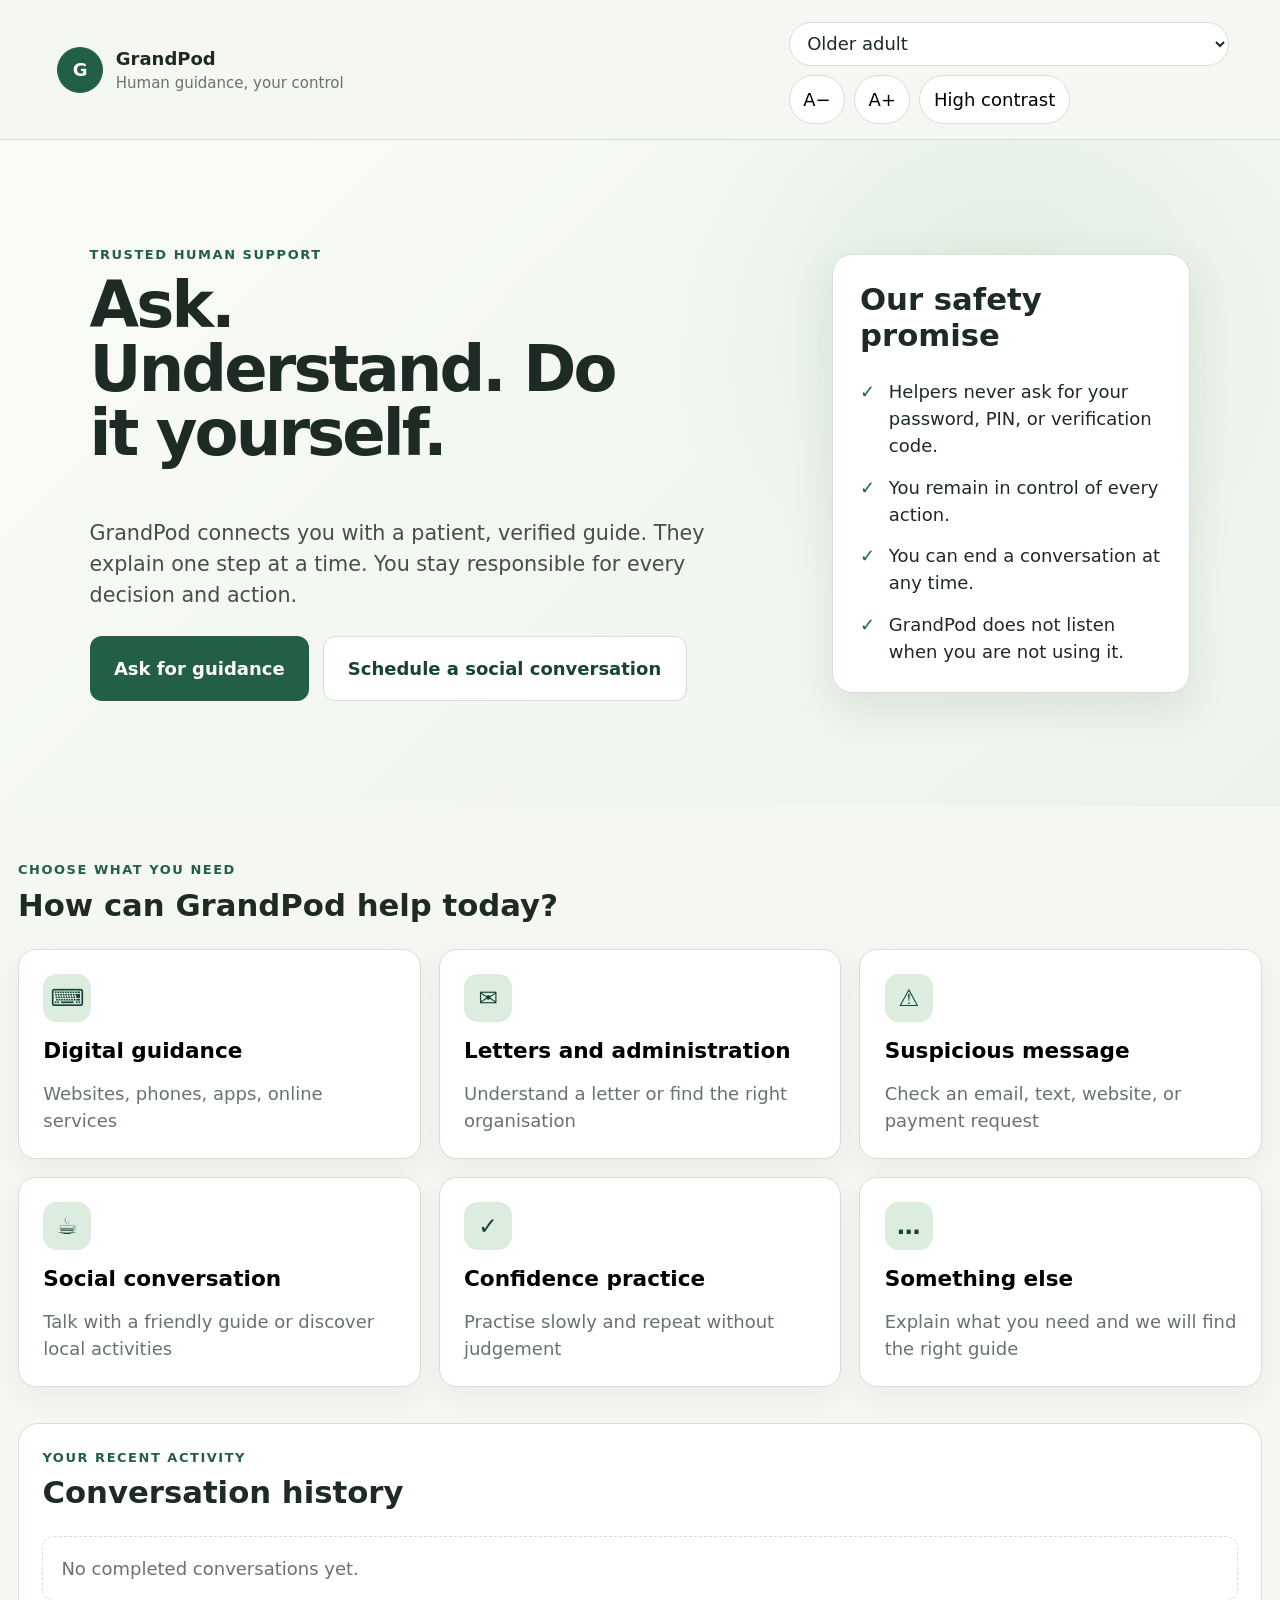
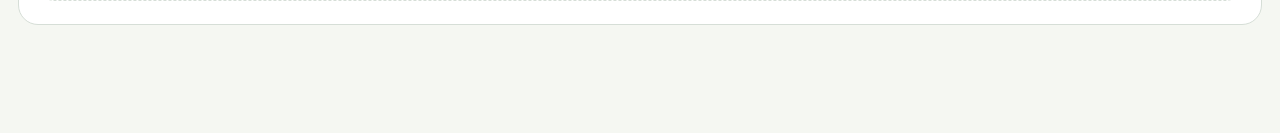
<file: grandpod/index.html>
<!doctype html>
<html lang="en">
<head>
<meta charset="utf-8">
<meta name="viewport" content="width=device-width,initial-scale=1">
<title>GrandPod MVP</title>
<style>
:root{--bg:#f5f7f2;--card:#fff;--text:#1e2a24;--muted:#68736c;--green:#225f46;--green2:#174431;--soft:#dcecdf;--border:#d6ded7;--warn:#fff2cb;--danger:#a42f2f;--shadow:0 16px 40px rgba(35,65,49,.1);--fs:18px}*{box-sizing:border-box}html{font-size:var(--fs)}body{margin:0;font-family:Inter,system-ui,-apple-system,"Segoe UI",sans-serif;background:var(--bg);color:var(--text);line-height:1.5}button,input,select,textarea{font:inherit}button{cursor:pointer}button:focus-visible,input:focus-visible,select:focus-visible,textarea:focus-visible{outline:4px solid #f3b845;outline-offset:2px}h1,h2,h3,p{margin-top:0}h1{font-size:clamp(2.2rem,5vw,4.6rem);line-height:1;letter-spacing:-.045em;max-width:12ch}h2{font-size:clamp(1.45rem,2.4vw,2.1rem);line-height:1.15}.hidden{display:none!important}.top{position:sticky;top:0;z-index:20;display:flex;justify-content:space-between;gap:1rem;align-items:center;padding:.85rem clamp(1rem,4vw,3rem);background:rgba(245,247,242,.94);backdrop-filter:blur(14px);border-bottom:1px solid var(--border)}.brand{display:flex;align-items:center;gap:.7rem;background:none;border:0;text-align:left;color:var(--text)}.logo{width:46px;height:46px;border-radius:50%;display:grid;place-items:center;background:var(--green);color:#fff;font-weight:900}.brand small{display:block;color:var(--muted)}.tools{display:flex;gap:.5rem;align-items:center;flex-wrap:wrap}.tools select,.tools button{border:1px solid var(--border);background:#fff;border-radius:999px;padding:.55rem .75rem}.hero{min-height:74vh;display:grid;grid-template-columns:1.3fr .7fr;gap:clamp(2rem,6vw,6rem);align-items:center;padding:clamp(3rem,8vw,8rem) clamp(1rem,7vw,8rem);background:radial-gradient(circle at 78% 28%,rgba(220,236,223,.95),transparent 30%),linear-gradient(135deg,#f9fbf7,#edf3ea)}.eyebrow{text-transform:uppercase;letter-spacing:.12em;font-size:.72rem;font-weight:850;color:var(--green);margin-bottom:.45rem}.lead{font-size:1.15rem;color:#425047;max-width:60ch}.actions{display:flex;gap:.75rem;flex-wrap:wrap;margin-top:1.4rem}.btn{border:0;border-radius:12px;padding:.85rem 1.05rem;font-weight:780}.btn.primary{background:var(--green);color:#fff}.btn.primary:hover{background:var(--green2)}.btn.secondary{background:#fff;color:var(--green2);border:1px solid var(--border)}.btn.danger{background:var(--danger);color:#fff}.btn.ghost{background:transparent;color:var(--danger);border:1px solid #dfaaaa}.btn.large{padding:1rem 1.35rem}.btn.full{width:100%}.card{background:var(--card);border:1px solid var(--border);border-radius:20px;box-shadow:var(--shadow)}.promise{padding:1.5rem}.checklist{list-style:none;padding:0;margin:1rem 0 0;display:grid;gap:.8rem}.checklist li{padding-left:1.6rem;position:relative}.checklist li:before{content:"✓";position:absolute;left:0;color:var(--green);font-weight:900}.shell{max-width:1320px;margin:0 auto;padding:3rem 1rem 6rem}.panel{display:none}.panel.active{display:block}.services{display:grid;grid-template-columns:repeat(3,minmax(0,1fr));gap:1rem}.service{min-height:205px;padding:1.35rem;text-align:left;border:1px solid var(--border);border-radius:18px;background:#fff;display:flex;flex-direction:column;align-items:flex-start;gap:.7rem;box-shadow:0 10px 28px rgba(35,65,49,.06)}.service:hover{transform:translateY(-3px);border-color:var(--green)}.service .ico{width:48px;height:48px;border-radius:14px;display:grid;place-items:center;background:var(--soft);color:var(--green2);font-size:1.3rem;font-weight:900}.service strong{font-size:1.2rem}.service span:last-child{color:var(--muted)}.formcard{max-width:760px;margin:0 auto;padding:clamp(1.2rem,4vw,2.4rem)}form{display:grid;gap:1.05rem}label,legend{font-weight:750}input,select,textarea{width:100%;margin-top:.35rem;padding:.85rem 1rem;border:1px solid #bcc8be;border-radius:12px;background:#fff;color:var(--text)}textarea{resize:vertical;min-height:100px}fieldset{border:1px solid var(--border);border-radius:14px;padding:1rem}.radio,.check{display:flex;gap:.6rem;align-items:flex-start;font-weight:500}.radio input,.check input{width:auto;margin-top:.2rem}.radio+.radio{margin-top:.5rem}.back{margin-bottom:1rem;background:#fff;border:1px solid var(--border);border-radius:999px;padding:.55rem .8rem}.waiting{max-width:700px;margin:3rem auto;padding:3rem;text-align:center}.orb{width:105px;height:105px;border-radius:50%;display:grid;place-items:center;margin:0 auto 1.5rem;background:var(--soft);position:relative}.orb span{width:70px;height:70px;border-radius:50%;display:grid;place-items:center;background:var(--green);color:#fff;font-size:2rem;font-weight:900}.orb:before{content:"";position:absolute;inset:-18px;border-radius:50%;border:2px solid var(--green);animation:pulse 1.8s infinite}@keyframes pulse{0%{transform:scale(.8);opacity:.45}100%{transform:scale(1.15);opacity:0}}.session{display:grid;grid-template-columns:minmax(0,1fr) 300px;gap:1rem}.chatcard{overflow:hidden}.chathead{display:flex;justify-content:space-between;align-items:center;gap:1rem;padding:1.15rem 1.3rem;border-bottom:1px solid var(--border)}.avatar{width:46px;height:46px;border-radius:50%;display:grid;place-items:center;background:var(--green);color:#fff;font-weight:900}.who{display:flex;align-items:center;gap:.75rem}.safety{padding:.8rem 1.2rem;background:var(--warn);color:#654500;border-bottom:1px solid #ead69b}.log{height:440px;overflow:auto;padding:1.1rem;background:#f8faf7;display:flex;flex-direction:column;gap:.75rem}.msg{max-width:78%;padding:.75rem .95rem;border-radius:16px;box-shadow:0 4px 14px rgba(0,0,0,.05)}.msg.user{margin-left:auto;background:var(--green);color:#fff;border-bottom-right-radius:4px}.msg.helper{background:#fff;border:1px solid var(--border);border-bottom-left-radius:4px}.msg.system{max-width:100%;text-align:center;background:var(--warn);color:#654500}.compose{display:grid;grid-template-columns:1fr auto;gap:.7rem;padding:1rem;border-top:1px solid var(--border)}.compose textarea{margin:0;min-height:64px}.side{display:grid;gap:1rem;align-content:start}.side .card{padding:1rem;box-shadow:none}.history{margin-top:2rem;padding:1.3rem;box-shadow:none}.empty{padding:1rem;border:1px dashed var(--border);border-radius:12px;color:var(--muted)}.dash{max-width:1420px;margin:0 auto;padding:3rem 1rem 6rem}.dashhead{display:flex;justify-content:space-between;gap:1rem;align-items:center;margin-bottom:1.4rem}.dashgrid{display:grid;grid-template-columns:repeat(3,minmax(0,1fr));gap:1rem}.dashcard{padding:1.2rem;box-shadow:0 8px 25px rgba(35,65,49,.06)}.span2{grid-column:span 2}.span3{grid-column:span 3}.queueitem{display:grid;grid-template-columns:1fr auto;gap:1rem;padding:1rem 0;border-top:1px solid var(--border)}.queueitem:first-child{border-top:0}.meta{display:flex;gap:.55rem;flex-wrap:wrap;color:var(--muted);font-size:.82rem}.pill{padding:.23rem .55rem;border-radius:999px;background:var(--soft);color:var(--green2);font-weight:700}.quick{display:grid;gap:.5rem}.quick button{text-align:left;padding:.65rem;border:1px solid var(--border);border-radius:10px;background:#fff}.warning{margin-top:.7rem;padding:.9rem;border-radius:12px;background:#ffebeb;color:#721f1f;border:1px solid #efb1b1}.metrics{display:grid;grid-template-columns:repeat(4,minmax(0,1fr));gap:1rem;margin-bottom:1rem}.metric{padding:1.1rem;box-shadow:none}.metric span{color:var(--muted)}.metric strong{display:block;font-size:2.2rem;margin-top:.2rem}.barrow{display:grid;grid-template-columns:190px 1fr 40px;gap:.6rem;align-items:center;margin:.75rem 0}.bar{height:13px;border-radius:999px;background:#e7ede8;overflow:hidden}.bar i{display:block;height:100%;background:var(--green)}table{width:100%;border-collapse:collapse}th,td{text-align:left;padding:.75rem;border-bottom:1px solid var(--border);font-size:.9rem}.tablewrap{overflow:auto}.toast{position:fixed;right:1rem;bottom:1rem;z-index:50;padding:.85rem 1rem;border-radius:12px;background:var(--text);color:#fff;transform:translateY(130%);opacity:0;transition:.25s}.toast.show{transform:translateY(0);opacity:1}body.contrast{--bg:#000;--card:#111;--text:#fff;--muted:#ddd;--green:#ffe24d;--green2:#fff2a0;--soft:#2c2c00;--border:#fff}body.contrast .btn.primary{color:#000}body.contrast input,body.contrast select,body.contrast textarea{background:#000;color:#fff;border-color:#fff}body.contrast .msg.helper{background:#111}@media(max-width:980px){.hero,.session{grid-template-columns:1fr}.services{grid-template-columns:repeat(2,minmax(0,1fr))}.span2,.span3{grid-column:1/-1}.metrics{grid-template-columns:repeat(2,minmax(0,1fr))}}@media(max-width:650px){.top{align-items:flex-start}.tools{justify-content:flex-end}.hero{padding-top:3rem}.services,.dashgrid,.metrics{grid-template-columns:1fr}.service{min-height:170px}.compose{grid-template-columns:1fr}.queueitem{grid-template-columns:1fr}.barrow{grid-template-columns:1fr}.barrow strong{display:none}}
</style>
</head>
<body>
<header class="top">
  <button class="brand" onclick="go('home')"><span class="logo">G</span><span><strong>GrandPod</strong><small>Human guidance, your control</small></span></button>
  <div class="tools">
    <select id="role"><option value="user">Older adult</option><option value="helper">Helper</option><option value="admin">Admin</option></select>
    <button id="smaller">A−</button><button id="bigger">A+</button><button id="contrast">High contrast</button>
  </div>
</header>
<main>
<section id="userView">
  <div class="hero"><div><p class="eyebrow">Trusted human support</p><h1>Ask. Understand. Do it yourself.</h1><p class="lead">GrandPod connects you with a patient, verified guide. They explain one step at a time. You stay responsible for every decision and action.</p><div class="actions"><button class="btn primary large" onclick="go('request')">Ask for guidance</button><button class="btn secondary large" onclick="go('schedule')">Schedule a social conversation</button></div></div><aside class="card promise"><h2>Our safety promise</h2><ul class="checklist"><li>Helpers never ask for your password, PIN, or verification code.</li><li>You remain in control of every action.</li><li>You can end a conversation at any time.</li><li>GrandPod does not listen when you are not using it.</li></ul></aside></div>
  <div class="shell">
    <section id="home" class="panel active"><p class="eyebrow">Choose what you need</p><h2>How can GrandPod help today?</h2><div class="services">
      <button class="service" data-cat="Digital guidance"><span class="ico">⌨</span><strong>Digital guidance</strong><span>Websites, phones, apps, online services</span></button>
      <button class="service" data-cat="Letters and administration"><span class="ico">✉</span><strong>Letters and administration</strong><span>Understand a letter or find the right organisation</span></button>
      <button class="service" data-cat="Suspicious message"><span class="ico">⚠</span><strong>Suspicious message</strong><span>Check an email, text, website, or payment request</span></button>
      <button class="service" data-cat="Social conversation"><span class="ico">☕</span><strong>Social conversation</strong><span>Talk with a friendly guide or discover local activities</span></button>
      <button class="service" data-cat="Confidence practice"><span class="ico">✓</span><strong>Confidence practice</strong><span>Practise slowly and repeat without judgement</span></button>
      <button class="service" data-cat="Something else"><span class="ico">…</span><strong>Something else</strong><span>Explain what you need and we will find the right guide</span></button>
    </div><div class="card history"><p class="eyebrow">Your recent activity</p><h2>Conversation history</h2><div id="history" class="empty">No completed conversations yet.</div></div></section>
    <section id="request" class="panel"><button class="back" onclick="go('home')">← Back</button><div class="card formcard"><p class="eyebrow">Request guidance</p><h2>What would you like help with?</h2><form id="requestForm"><label>Topic<select id="cat" required><option value="">Select a topic</option><option>Digital guidance</option><option>Letters and administration</option><option>Suspicious message</option><option>Social conversation</option><option>Confidence practice</option><option>Something else</option></select></label><label>Tell the guide what you want to achieve<textarea id="desc" maxlength="500" required placeholder="For example: I received an email about a water bill and I want to check if it is genuine."></textarea></label><fieldset><legend>How would you like to speak?</legend><label class="radio"><input type="radio" name="channel" value="Voice call" checked> Voice call</label><label class="radio"><input type="radio" name="channel" value="Text chat"> Text chat</label></fieldset><label>Your first name<input id="uname" value="Maria" required></label><label class="check"><input id="consent" type="checkbox" required><span>I understand that helpers guide me, but I complete all actions myself. I will never share passwords, PINs, or verification codes.</span></label><button class="btn primary large full">Send request</button></form></div></section>
    <section id="waiting" class="panel"><div class="card waiting"><div class="orb"><span>G</span></div><p class="eyebrow">Request received</p><h2>We are finding a verified guide</h2><p id="waitText" class="lead"></p><div class="actions" style="justify-content:center"><button id="connectDemo" class="btn primary large">Connect to demo guide</button><button id="cancel" class="btn secondary">Cancel request</button></div><small>Prototype: information is stored only in this browser.</small></div></section>
    <section id="session" class="panel"><div class="session"><article class="card chatcard"><header class="chathead"><div class="who"><span class="avatar">A</span><div><p class="eyebrow">Verified GrandPod guide</p><h2 id="helperName">Antonio</h2><p id="topic"></p></div></div><button class="btn ghost" id="end">End conversation</button></header><div class="safety"><strong>Safety reminder:</strong> Never share passwords, PINs, payment-card details, or verification codes.</div><div id="log" class="log"></div><form id="chatForm" class="compose"><textarea id="chatInput" placeholder="Write what you see or what you would like to ask"></textarea><button class="btn primary">Send</button></form></article><aside class="side"><div class="card"><p class="eyebrow">Your goal</p><p id="goal"></p></div><div class="card"><p class="eyebrow">Progress</p><label class="check"><input type="checkbox"> I explained the situation</label><label class="check"><input type="checkbox"> I understand the next step</label><label class="check"><input type="checkbox"> I completed the action myself</label></div><div class="card"><button id="report" class="btn danger full">Report a concern</button></div></aside></div></section>
    <section id="feedback" class="panel"><div class="card formcard"><p class="eyebrow">Conversation complete</p><h2>How did the conversation feel?</h2><form id="feedbackForm"><label>Did you feel in control?<select id="control" required><option value="">Choose</option><option value="1">1 — Not at all</option><option value="2">2</option><option value="3">3</option><option value="4">4</option><option value="5">5 — Completely</option></select></label><label>Was the next step clear?<select id="clarity" required><option value="">Choose</option><option value="1">1 — Not at all</option><option value="2">2</option><option value="3">3</option><option value="4">4</option><option value="5">5 — Completely</option></select></label><label>Optional feedback<textarea id="feedbackText"></textarea></label><button class="btn primary large full">Save feedback</button></form></div></section>
    <section id="schedule" class="panel"><button class="back" onclick="go('home')">← Back</button><div class="card formcard"><p class="eyebrow">Social connection</p><h2>Schedule a friendly conversation</h2><form id="scheduleForm"><label>What would you enjoy talking about?<select id="socialTopic" required><option value="">Choose a topic</option><option>Daily life and general conversation</option><option>Music, films, books, or hobbies</option><option>Local activities and meeting people</option><option>Practising a digital task together</option><option>Something else</option></select></label><label>Preferred date<input id="socialDate" type="date" required></label><label>Preferred time<input id="socialTime" type="time" required></label><label>Conversation length<select id="socialLength"><option value="20">20 minutes</option><option value="30">30 minutes</option><option value="45">45 minutes</option></select></label><label>First name<input id="socialName" value="Maria" required></label><button class="btn primary large full">Schedule conversation</button></form></div></section>
  </div>
</section>
<section id="helperView" class="hidden"><div class="dash"><div class="dashhead"><div><p class="eyebrow">Helper workspace</p><h1>Guide people without taking control.</h1></div><button id="demoReq" class="btn secondary">Add demo request</button></div><div class="dashgrid"><section class="card dashcard span2"><p class="eyebrow">Live queue</p><h2>Guidance requests</h2><div id="queue"></div></section><aside class="card dashcard"><p class="eyebrow">Before every session</p><h2>Safety checklist</h2><ul class="checklist"><li>Confirm your identity.</li><li>Repeat the user’s goal.</li><li>Never request passwords or codes.</li><li>Use independent official sources.</li><li>Give one instruction at a time.</li><li>Finish with a clear summary.</li></ul></aside><section id="helperSession" class="card dashcard span3 hidden"><div class="dashhead"><div><p class="eyebrow">Active session</p><h2 id="hsUser">Maria</h2><p id="hsGoal"></p></div><button id="closeHelper" class="btn ghost">Close session</button></div><div class="session"><div><div id="hlog" class="log"></div><form id="hform" class="compose"><textarea id="hinput" placeholder="Write a clear, calm response"></textarea><button class="btn primary">Send</button></form><div id="hwarning" class="warning hidden"></div></div><aside class="side"><div class="card"><p class="eyebrow">Quick phrases</p><div class="quick"><button data-p="Thank you for explaining that. Let me repeat the situation to make sure I understand.">Confirm understanding</button><button data-p="Please do not click anything or share personal information yet. We will verify it safely first.">Pause for safety</button><button data-p="Tell me exactly what you can see on the screen.">Ask what they see</button><button data-p="Take your time. I will stay with you and give one step at a time.">Reduce pressure</button><button data-p="Before we end, let me summarise what we found and what you will do next.">Summarise</button></div></div><div class="card"><label>Session outcome<select id="outcome"><option>In progress</option><option>Task completed by user</option><option>User knows the next step</option><option>Safely redirected</option><option>Escalated</option></select></label><label>Internal note<textarea id="note" placeholder="Do not record passwords or sensitive details."></textarea></label><button id="saveNote" class="btn secondary full">Save note</button></div></aside></div></section></div></div></section>
<section id="adminView" class="hidden"><div class="dash"><div class="dashhead"><div><p class="eyebrow">Operations</p><h1>GrandPod pilot dashboard.</h1></div><button id="reset" class="btn ghost">Reset demo data</button></div><div class="metrics"><div class="card metric"><span>Requests</span><strong id="mRequests">0</strong></div><div class="card metric"><span>Completed sessions</span><strong id="mCompleted">0</strong></div><div class="card metric"><span>Scheduled social calls</span><strong id="mScheduled">0</strong></div><div class="card metric"><span>Average control score</span><strong id="mControl">—</strong></div></div><div class="dashgrid"><section class="card dashcard span2"><p class="eyebrow">Service insights</p><h2>Requests by category</h2><div id="breakdown"></div></section><aside class="card dashcard"><p class="eyebrow">Safety</p><h2>Incident log</h2><div id="incidents" class="empty">No incidents reported.</div></aside><section class="card dashcard span3"><p class="eyebrow">Pilot records</p><h2>Recent activity</h2><div class="tablewrap"><table><thead><tr><th>Type</th><th>User</th><th>Topic</th><th>Status</th><th>Created</th></tr></thead><tbody id="activity"></tbody></table></div></section></div></div></section>
</main><div id="toast" class="toast"></div>
<script>
const KEY='grandpod-mvp-v1';const blank={requests:[],sessions:[],schedules:[],incidents:[],currentRequest:null,currentSession:null,settings:{scale:1,contrast:false}};let S=load();function load(){try{return {...blank,...JSON.parse(localStorage.getItem(KEY)),settings:{...blank.settings,...(JSON.parse(localStorage.getItem(KEY))?.settings||{})}}}catch{return structuredClone(blank)}}function save(){localStorage.setItem(KEY,JSON.stringify(S));render()}function id(p){return p+'_'+Date.now()+'_'+Math.random().toString(36).slice(2,7)}function stamp(){return new Date().toLocaleString([],{dateStyle:'medium',timeStyle:'short'})}function esc(v=''){return v.replace(/[&<>"']/g,c=>({'&':'&amp;','<':'&lt;','>':'&gt;','"':'&quot;',"'":'&#39;'}[c]))}function toast(t){const e=document.getElementById('toast');e.textContent=t;e.classList.add('show');setTimeout(()=>e.classList.remove('show'),2300)}
function role(r){document.getElementById('userView').classList.toggle('hidden',r!=='user');document.getElementById('helperView').classList.toggle('hidden',r!=='helper');document.getElementById('adminView').classList.toggle('hidden',r!=='admin');render()}document.getElementById('role').onchange=e=>role(e.target.value);function go(n){document.querySelectorAll('#userView .panel').forEach(x=>x.classList.remove('active'));document.getElementById(n).classList.add('active');scrollTo({top:0,behavior:'smooth'})}window.go=go;document.querySelectorAll('.service').forEach(b=>b.onclick=()=>{document.getElementById('cat').value=b.dataset.cat;go('request')});
document.getElementById('requestForm').onsubmit=e=>{e.preventDefault();const r={id:id('r'),user:uname.value.trim(),category:cat.value,description:desc.value.trim(),channel:document.querySelector('input[name=channel]:checked').value,status:'Waiting',created:stamp()};S.requests.unshift(r);S.currentRequest=r.id;save();waitText.textContent=r.category+': '+r.description;go('waiting');toast('Request sent')};connectDemo.onclick=()=>{const r=S.requests.find(x=>x.id===S.currentRequest);if(r){start(r,'Antonio');go('session')}};cancel.onclick=()=>{const r=S.requests.find(x=>x.id===S.currentRequest);if(r)r.status='Cancelled';S.currentRequest=null;save();go('home')};function start(r,h){r.status='Active';let s=S.sessions.find(x=>x.requestId===r.id&&x.status==='Active');if(!s){s={id:id('s'),requestId:r.id,user:r.user,helper:h,category:r.category,goal:r.description,status:'Active',created:stamp(),messages:[{role:'system',text:'You are connected to '+h+', a verified GrandPod guide.'},{role:'helper',text:'Hello '+r.user+'. My name is '+h+'. I will guide you one step at a time, but you remain in control. I will never ask for your password, PIN, or verification code. Please tell me what you can currently see.'}]};S.sessions.unshift(s)}S.currentSession=s.id;save();loadSession(s)}function msgs(a){return a.map(m=>'<div class="msg '+m.role+'">'+esc(m.text)+'</div>').join('')}function loadSession(s){helperName.textContent=s.helper;topic.textContent=s.category;goal.textContent=s.goal;log.innerHTML=msgs(s.messages);log.scrollTop=log.scrollHeight}chatForm.onsubmit=e=>{e.preventDefault();const t=chatInput.value.trim(),s=S.sessions.find(x=>x.id===S.currentSession);if(!t||!s)return;s.messages.push({role:'user',text:t});chatInput.value='';save();loadSession(s);setTimeout(()=>{if(s.status!=='Active')return;s.messages.push({role:'helper',text:autoReply(t,s.category)});save();loadSession(s)},450)};function autoReply(t,c){const l=t.toLowerCase();if(/password|\bpin\b|verification code|bank code|card number/.test(l))return'Please do not share that information. A GrandPod guide will never ask for passwords, PINs, card details, or verification codes. Tell me only what is visible around the message or screen.';if(c==='Social conversation')return'Thank you for sharing that. Would you prefer talking about your interests, finding a local activity, or arranging a regular friendly check-in?';if(/email|message|invoice|bill|link/.test(l))return'Please do not click the link yet. Read me the visible sender address and organisation name, but do not share passwords or payment codes. We will verify the source independently.';return'Thank you. I will stay with you and give one step at a time. What is the first button, heading, or message you can see?'}end.onclick=()=>finish();function finish(){const s=S.sessions.find(x=>x.id===S.currentSession);if(s){s.status='Completed';s.completed=stamp();const r=S.requests.find(x=>x.id===s.requestId);if(r)r.status='Completed'}save();go('feedback')}report.onclick=()=>{const s=S.sessions.find(x=>x.id===S.currentSession);S.incidents.unshift({id:id('i'),user:s?.user||'Unknown',note:'User reported a concern during the conversation.',created:stamp(),status:'Needs review'});if(s)s.messages.push({role:'system',text:'This conversation has been flagged for safety review. Do not share passwords or payment codes.'});save();if(s)loadSession(s);toast('Concern reported')};feedbackForm.onsubmit=e=>{e.preventDefault();const s=S.sessions.find(x=>x.id===S.currentSession);if(s)s.feedback={control:+control.value,clarity:+clarity.value,text:feedbackText.value.trim()};S.currentSession=null;save();e.target.reset();go('home');toast('Feedback saved')};scheduleForm.onsubmit=e=>{e.preventDefault();S.schedules.unshift({id:id('sc'),user:socialName.value.trim(),topic:socialTopic.value,date:socialDate.value,time:socialTime.value,length:socialLength.value,status:'Scheduled',created:stamp()});save();e.target.reset();socialName.value='Maria';go('home');toast('Conversation scheduled')};
demoReq.onclick=()=>{S.requests.unshift({id:id('r'),user:'Maria',category:'Suspicious message',description:'I received an urgent water-bill email and want to know whether it is genuine.',channel:'Voice call',status:'Waiting',created:stamp()});save();toast('Demo request added')};function queueRender(){const q=S.requests.filter(x=>x.status==='Waiting');queue.innerHTML=q.length?q.map(r=>'<div class="queueitem"><div><h3>'+esc(r.user)+' — '+esc(r.category)+'</h3><p>'+esc(r.description)+'</p><div class="meta"><span class="pill">'+esc(r.channel)+'</span><span>'+esc(r.created)+'</span></div></div><button class="btn primary accept" data-id="'+r.id+'">Accept</button></div>').join(''):'<div class="empty">No people are waiting.</div>';document.querySelectorAll('.accept').forEach(b=>b.onclick=()=>{const r=S.requests.find(x=>x.id===b.dataset.id);start(r,'Antonio');openHelper()})}function openHelper(){const s=S.sessions.find(x=>x.id===S.currentSession);if(!s)return;helperSession.classList.remove('hidden');hsUser.textContent=s.user;hsGoal.textContent=s.category+': '+s.goal;hlog.innerHTML=msgs(s.messages);hlog.scrollTop=hlog.scrollHeight}hform.onsubmit=e=>{e.preventDefault();const t=hinput.value.trim(),s=S.sessions.find(x=>x.id===S.currentSession);if(!t||!s)return;const w=safetyCheck(t);if(w){hwarning.textContent=w;hwarning.classList.remove('hidden');return}hwarning.classList.add('hidden');s.messages.push({role:'helper',text:t});hinput.value='';save();openHelper()};function safetyCheck(t){const rules=[[/\b(tell|give|send|share)\b.{0,25}(password|pin|verification code|bank code)/i,'Blocked: helpers must never request passwords, PINs, or verification codes.'],[/(first result|top result).{0,20}(always|definitely).{0,15}(right|safe|official)/i,'Never assume the first search result is official. Verify the domain independently.'],[/(100%|definitely).{0,15}(scam|safe|real|fake)/i,'Use calibrated language unless independently confirmed.'],[/(our line is busy|hurry|quickly)/i,'Avoid making the user feel rushed or burdensome.']];return rules.find(x=>x[0].test(t))?.[1]||''}document.querySelectorAll('[data-p]').forEach(b=>b.onclick=()=>{hinput.value=b.dataset.p;hinput.focus()});saveNote.onclick=()=>{const s=S.sessions.find(x=>x.id===S.currentSession);if(s){s.outcome=outcome.value;s.note=note.value.trim();save();toast('Note saved')}};closeHelper.onclick=()=>{const s=S.sessions.find(x=>x.id===S.currentSession);if(s){s.status='Completed';s.completed=stamp();s.outcome=outcome.value;s.note=note.value.trim();const r=S.requests.find(x=>x.id===s.requestId);if(r)r.status='Completed'}save();helperSession.classList.add('hidden');toast('Session closed')};
function historyRender(){const done=S.sessions.filter(x=>x.status==='Completed').slice(0,5),sch=S.schedules.slice(0,3);if(!done.length&&!sch.length){history.className='empty';history.textContent='No completed conversations yet.';return}history.className='';history.innerHTML=done.map(s=>'<div class="queueitem"><div><strong>'+esc(s.category)+'</strong><p>'+esc(s.goal)+'</p><div class="meta"><span>'+esc(s.completed||s.created)+'</span><span>'+esc(s.outcome||'Completed')+'</span></div></div></div>').concat(sch.map(s=>'<div class="queueitem"><div><strong>Scheduled social conversation</strong><p>'+esc(s.topic)+'</p><div class="meta"><span>'+esc(s.date)+' at '+esc(s.time)+'</span><span>'+esc(s.length)+' minutes</span></div></div></div>')).join('')}function adminRender(){mRequests.textContent=S.requests.length;mCompleted.textContent=S.sessions.filter(x=>x.status==='Completed').length;mScheduled.textContent=S.schedules.length;const scores=S.sessions.filter(x=>x.feedback?.control).map(x=>x.feedback.control);mControl.textContent=scores.length?(scores.reduce((a,b)=>a+b,0)/scores.length).toFixed(1)+'/5':'—';const c={};S.requests.forEach(r=>c[r.category]=(c[r.category]||0)+1);const mx=Math.max(1,...Object.values(c));breakdown.innerHTML=Object.keys(c).length?Object.entries(c).map(([k,v])=>'<div class="barrow"><span>'+esc(k)+'</span><div class="bar"><i style="width:'+(v/mx*100)+'%"></i></div><strong>'+v+'</strong></div>').join(''):'<div class="empty">No requests yet.</div>';incidents.innerHTML=S.incidents.length?S.incidents.map(i=>'<div class="queueitem"><div><strong>'+esc(i.status)+'</strong><p>'+esc(i.note)+'</p><small>'+esc(i.created)+' — '+esc(i.user)+'</small></div></div>').join(''):'No incidents reported.';const rows=[...S.requests.map(r=>({type:'Request',user:r.user,topic:r.category,status:r.status,created:r.created})),...S.schedules.map(s=>({type:'Social call',user:s.user,topic:s.topic,status:s.status,created:s.created}))].slice(0,20);activity.innerHTML=rows.length?rows.map(r=>'<tr><td>'+esc(r.type)+'</td><td>'+esc(r.user)+'</td><td>'+esc(r.topic)+'</td><td>'+esc(r.status)+'</td><td>'+esc(r.created)+'</td></tr>').join(''):'<tr><td colspan="5">No activity yet.</td></tr>'}reset.onclick=()=>{if(confirm('Reset all local prototype data?')){S=structuredClone(blank);save();go('home')}};smaller.onclick=()=>{S.settings.scale=Math.max(.85,S.settings.scale-.08);save()};bigger.onclick=()=>{S.settings.scale=Math.min(1.35,S.settings.scale+.08);save()};contrast.onclick=()=>{S.settings.contrast=!S.settings.contrast;save()};function render(){document.documentElement.style.setProperty('--fs',(18*S.settings.scale)+'px');document.body.classList.toggle('contrast',S.settings.contrast);queueRender();historyRender();adminRender();const s=S.sessions.find(x=>x.id===S.currentSession&&x.status==='Active');if(s){loadSession(s);openHelper()}}const d=new Date(Date.now()+86400000);socialDate.min=new Date().toISOString().split('T')[0];socialDate.value=d.toISOString().split('T')[0];socialTime.value='15:00';render();
</script>
</body>
</html>
</file>
<file: theme.css>
/* ==========================================================================
   Portfolio theme: the MileZero look in a professional palette.
   Loaded AFTER the base stylesheet in index.html, so it overrides it.
   - Base: deep ink-navy. One accent: brass. Sage and clay only carry meaning
     (right / wrong), never decoration.
   - Type hierarchy as MileZero: condensed uppercase headings (Barlow Condensed),
     IBM Plex Sans for text, IBM Plex Mono for small labels.
   - Fonts are self-hosted (SIL Open Font License), so no request goes to Google.
   ========================================================================== */
@font-face{font-family:"Barlow Condensed";font-weight:600;font-display:swap;src:url(assets/fonts/barlow-condensed-latin-600-normal.woff2) format("woff2")}
@font-face{font-family:"Barlow Condensed";font-weight:800;font-display:swap;src:url(assets/fonts/barlow-condensed-latin-800-normal.woff2) format("woff2")}
@font-face{font-family:"IBM Plex Sans";font-weight:400;font-display:swap;src:url(assets/fonts/ibm-plex-sans-latin-400-normal.woff2) format("woff2")}
@font-face{font-family:"IBM Plex Sans";font-weight:500;font-display:swap;src:url(assets/fonts/ibm-plex-sans-latin-500-normal.woff2) format("woff2")}
@font-face{font-family:"IBM Plex Sans";font-weight:600;font-display:swap;src:url(assets/fonts/ibm-plex-sans-latin-600-normal.woff2) format("woff2")}
@font-face{font-family:"IBM Plex Mono";font-weight:500;font-display:swap;src:url(assets/fonts/ibm-plex-mono-latin-500-normal.woff2) format("woff2")}

:root{
  color-scheme:dark;
  --bg:#080C11; --card:#2A3439; --card-2:#364148;
  --fg:#EAEEF2; --fg-2:#CDD5DE; --muted:#AEBAC6;
  --line:rgba(234,238,242,.12); --rule:var(--line); --rule-soft:rgba(234,238,242,.18);
  --accent:#E0B45A; --accent-2:#EDCB82; --on-accent:#0A0F14;
  --sage:#8FC194; --clay:#EC8F7C;
  /* legacy names used by the base stylesheet, mapped to the new palette */
  --pink:var(--accent); --pink-ink:var(--accent); --coral:var(--accent-2);
  --green:var(--sage); --green-ink:var(--sage); --red:var(--clay); --red-ink:var(--clay); --lime:#1F2D27;
  --glass:rgba(8,12,17,.92); --glass-2:rgba(234,238,242,.06); --blur:none;
  --pink-glass:rgba(224,180,90,.14); --green-glass:rgba(143,193,148,.14); --red-glass:rgba(236,143,124,.14);
  --grad-warm:var(--accent); --grad-cool:rgba(143,193,148,.18);
  --display:"Barlow Condensed","Arial Narrow",system-ui,sans-serif;
  --body:"IBM Plex Sans",system-ui,-apple-system,"Segoe UI",sans-serif;
  --mono:"IBM Plex Mono",ui-monospace,Menlo,Consolas,monospace;
  --r-s:10px; --r-m:14px; --r-l:20px;
  --ease:cubic-bezier(.2,.7,.2,1);
}
html{background:var(--bg)}
body{background:var(--bg);color:var(--fg);font-family:var(--body)}
.skip{color:var(--bg)}
a:hover{color:var(--accent)}

/* ---------- type hierarchy ---------- */
h1,h2,h3,h4,.case-name,.about-lead,.insight p,.band p{
  font-family:var(--display);font-weight:800;text-transform:uppercase;letter-spacing:.012em;line-height:.95;
}
.hero h1{font-size:clamp(2.2rem,7vw,5.6rem);letter-spacing:.005em;line-height:.9;max-width:none}
h1,h2,h3,.case-name,.about-lead{overflow-wrap:break-word}
h2{font-size:clamp(2.4rem,5.6vw,4.2rem)}
.sec-head h2{max-width:16em}
h3{font-size:clamp(1.6rem,2.8vw,2.1rem);letter-spacing:.012em;line-height:.98}
.offer h3{font-size:1.6rem}
.case-name{font-size:clamp(2rem,5vw,3.4rem);letter-spacing:.01em;line-height:.95}
.case:first-of-type .case-name{font-size:clamp(2.3rem,5.6vw,4rem)}
.about-lead{font-size:clamp(1.6rem,3.2vw,2.3rem);font-weight:600;line-height:1}
.insight p{font-size:clamp(1.4rem,2.8vw,2rem);font-weight:600;line-height:1}
.band p{font-size:clamp(1.6rem,3.6vw,2.7rem);max-width:26ch}
mark,mark.g{background:none;color:var(--accent);padding:0}
mark.g{color:var(--sage)}
.lead,.hero-sub{color:var(--fg-2)}
strong,b{font-weight:600}

/* small labels: mono, uppercase, gold: the eyebrow of every block */
.label,h2.label,.case-num,.facts dt,.kit dt,.direct .k,.dm-label,.proc-ph,.flow-tag,.field label,
.status span,.hero-card dt,.dd-phases i,.insight cite,.panel h4{
  font-family:var(--mono);font-weight:500;letter-spacing:.12em;text-transform:uppercase;
}
.label,h2.label{font-size:.75rem;color:var(--accent);line-height:1.4}
.label::after{display:none}
.case-num{font-size:.72rem;color:var(--muted);opacity:1}
.case-num b{color:var(--accent)}
.facts dt,.kit dt,.hero-card dt,.direct .k,.dm-label,.proc-ph,.dd-phases i{color:var(--muted);font-size:.7rem}
.kit dt{color:var(--accent)}
.panel h4{font-size:.74rem;color:var(--accent)}
.insight cite{color:var(--muted);opacity:1;font-size:.72rem}

/* small text stays in the readable face */
.case-cap,.portrait figcaption,.flow-row b,.flow-note,.chips span,.hero-card dd,.lang-n,.case-rf{font-family:var(--body)}
.case-rf{font-weight:500}
.dd-phases b,.bar-name,.menu-panel a{font-family:var(--display);text-transform:uppercase}
.dd-phases b{letter-spacing:.04em}
.bar-name{font-size:1.15rem;letter-spacing:.04em}
.menu-panel a{font-size:1.5rem;letter-spacing:.02em}

/* ---------- top bar: hides on scroll down, returns on scroll up ---------- */
.bar{
  background:rgba(31,45,59,.95);-webkit-backdrop-filter:saturate(150%) blur(14px);backdrop-filter:saturate(150%) blur(14px);
  transition:transform .4s var(--ease);
}
.bar{position:sticky;top:0;z-index:80}
.bar.hide{transform:translateY(-110%)}
.bar-nav a,.btn,.case-link,.dm-copy,.lang-switch button,.links a,.foot-links a{
  font-family:var(--body);font-weight:500;letter-spacing:.08em;
}
.bar-nav a{padding:.55rem .8rem;border-radius:8px;font-size:.75rem;transition:background-color .2s,color .2s}
.bar-nav a:hover,.bar-nav a.active{background:var(--fg);color:var(--bg)}
.bar-nav .cta{background:var(--accent);color:var(--on-accent);border-radius:var(--r-s)}
.bar-nav a.cta:hover,.bar-nav .cta:hover{background:var(--accent-2);color:var(--on-accent)}
.lang-switch{background:var(--card-2)}
.lang-switch button[aria-pressed="true"]{background:var(--fg);color:var(--bg)}
.lang-switch button:hover[aria-pressed="false"]{background:rgba(234,238,242,.1);color:var(--fg)}
.lang-switch button+button{box-shadow:none}
.menu-btn{background:var(--glass-2)}
.menu-btn:hover{background:var(--accent)}
.menu-btn:hover .menu-ico i{background:var(--on-accent)}
.menu-panel{background:var(--card)}

/* ---------- buttons ---------- */
.btn{background:var(--card-2);color:var(--fg);box-shadow:none}
.btn:hover{background:var(--fg);color:var(--bg)}
.btn-fill{background:var(--accent);color:var(--on-accent);box-shadow:none}
.btn-fill:hover{background:var(--accent-2);color:var(--on-accent)}
.case-link,.dm-copy{border-radius:var(--r-s);background:var(--accent);color:var(--on-accent)}
.case-link:hover,.dm-copy:hover{background:var(--accent-2);color:var(--on-accent)}
.dm-copy[data-done="1"]{background:var(--sage);color:var(--on-accent)}
.links a{border-radius:var(--r-s)}
.links a:hover{background:var(--accent);color:var(--on-accent)}

/* ---------- surfaces: solid panels, hairline edge ---------- */
.case-more,.case:first-of-type .case-more,.hero-card,.offer,.kit>div,.avail,.direct-mail,.facts>div,
.buildlog li,.colophon,.links a,.dd-wrap,.field input,.field textarea{
  background:var(--card);box-shadow:none;
}
.case-more>summary:hover,.case-more[open]>summary{background:var(--card-2);color:var(--fg)}
.case-more .facts>div,.case-more .buildlog li,.case-more .flow-row b{background:var(--card-2)}
.case-more .sign{background:var(--accent)}
.case-more .sign::before,.case-more .sign::after{background:var(--on-accent)}
.case-more>summary:hover .sign{background:var(--accent-2)}
.case-more>summary:hover .sign::before,.case-more>summary:hover .sign::after{background:var(--on-accent)}
.case-more[open] .sign{background:var(--fg)}
.case-more[open] .sign::before{background:var(--bg)}
.case-media figure,.shot{background:var(--card)}
.band{background:var(--card-2);box-shadow:none}
.insight{background:var(--green-glass);box-shadow:inset 6px 0 0 var(--sage)}
.flow-tag{background:rgba(234,238,242,.1)!important;color:var(--fg)!important}
.flow-row b{background:rgba(234,238,242,.07)}
.flow-lane.now .flow-row b:last-of-type,.flow-lane.fix .flow-row b:last-of-type{background:rgba(234,238,242,.15)}
.offer:hover{background:var(--card-2)}
.offer-n{color:var(--on-accent)}
.offer:nth-child(1) .offer-n,.offer:nth-child(2) .offer-n,.offer:nth-child(3) .offer-n{background:var(--accent)}
.offer li::before{color:var(--accent)}
.killed li::before{background:var(--clay)}
.panel blockquote{border-left-color:var(--sage);background:var(--card-2)}
.case-rf .rf-from{text-decoration-color:rgba(224,129,111,.6)}
.field input,.field textarea{background:var(--card-2)}
.field input:focus,.field textarea:focus{box-shadow:inset 0 -3px 0 var(--accent)}
.field input::placeholder,.field textarea::placeholder{color:var(--muted)}
.avail .hl{background:rgba(214,171,82,.22);color:var(--fg)}
.lead-shot{background:#05080C}
.status .dot{background:var(--sage)}
.hero-face,.portrait img{filter:none}

/* ---------- one hue per project (all muted, same lightness, all pass contrast) ---------- */
.case{--c:var(--accent)}
.case:nth-of-type(1){--c:#E0B45A}   /* MileZero: brass   */
.case:nth-of-type(2){--c:#8FC194}   /* Return Gap: sage  */
.case:nth-of-type(3){--c:#66C2BA}   /* Calm Nav: teal    */
.case:nth-of-type(4){--c:#86AEEB}   /* Purylock: blue    */
.case:nth-of-type(5){--c:#BCA8E2}   /* GrandPod: lilac   */
.case .case-more,.case:first-of-type .case-more{box-shadow:inset 0 5px 0 var(--c)}
.case-num b,.panel h4,.kit dt{color:var(--c)}
.case-more .sign,.case-link{background:var(--c);color:var(--on-accent)}
.case-more>summary:hover .sign,.case-link:hover{background:var(--c);filter:brightness(1.12)}
.case-rf .rf-to{border-bottom-color:var(--c)}
.panel blockquote{border-left-color:var(--c)}
.case-more[open] .sign{background:var(--fg);filter:none}

/* ---------- sections are separated by tone, not by lines ---------- */
main>section{position:relative}
main>section.wrap{padding-top:clamp(3.5rem,7vw,5.5rem);padding-bottom:clamp(3rem,6vw,5rem)}
main>section.wrap:nth-of-type(even){
  background:#16212C;box-shadow:0 0 0 100vmax #16212C;clip-path:inset(0 -100vmax);
  --card:var(--card-2);   /* panels inside a band step up one tone so they still stand out */
}

/* ---------- motion: hero rises in, sections arrive from alternating sides ---------- */
@keyframes up{from{opacity:0;transform:translateY(28px)}to{opacity:1;transform:none}}
.hero .status,.hero h1,.hero-sub,.cta-row,.hero-card{animation:up .9s var(--ease) both}
.hero h1{animation-delay:.08s}
.hero-sub{animation-delay:.2s}
.cta-row{animation-delay:.3s}
.hero-card{animation-delay:.25s}

.rv{opacity:0;transform:translateY(40px);transition:opacity .9s var(--ease),transform .9s var(--ease);transition-delay:var(--d,0s)}
.rv[data-from="left"]{transform:translateX(-90px)}
.rv[data-from="right"]{transform:translateX(90px)}
.rv.in,.rv[data-from].in{opacity:1;transform:none}
section.rv{transform:none;transition:opacity .6s ease}
main{overflow-x:clip}

@media (prefers-reduced-motion:reduce){
  .hero .status,.hero h1,.hero-sub,.cta-row,.hero-card{animation:none}
  .rv,.rv[data-from]{opacity:1!important;transform:none!important;transition:none}
  .bar.hide{transform:none}
}

/* ==========================================================================
   PREMIUM LAYER: the middle ground.
   Soft 8px corners (not pills, not razor-square), no outlines anywhere,
   depth from tone + soft shadow, generous space, a little more air in the type.
   ========================================================================== */
:root{
  --r:8px; --r-s:6px; --r-m:8px; --r-l:10px;
  --shadow:0 1px 2px rgba(0,0,0,.35),0 24px 48px -26px rgba(0,0,0,.8);
  --glow:0 12px 26px -16px rgba(0,0,0,.7);
}

/* corners */
.case-more,.hero-card,.offer,.kit>div,.avail,.direct-mail,.facts>div,.buildlog li,.colophon,.dd-wrap,.insight,
.flow-lane,.proc-step,.dd-phases div,.panel blockquote,.case-media figure,.shot,.hero-face,.portrait img,
.lead-shot,.flow-row b{border-radius:var(--r)}
.btn,.case-link,.dm-copy,.bar-nav .cta,.bar-nav a,.links a,.lang-switch,.lang-switch button,.menu-btn,
.case-more .sign,.flow-tag,.field input,.field textarea,.chips span{border-radius:var(--r-s)!important}
.case-more{overflow:hidden}

/* depth: shadow, never a line */
.case-more,.case:first-of-type .case-more{box-shadow:inset 0 4px 0 var(--c),var(--shadow)}
.hero-card,.offer,.kit>div,.avail,.direct-mail,.links a{box-shadow:var(--shadow)}
.btn-fill,.case-link,.dm-copy,.bar-nav .cta{box-shadow:var(--glow)}
.bar{box-shadow:0 14px 34px -20px rgba(0,0,0,.85)}
.hero-face{box-shadow:0 18px 40px -22px rgba(0,0,0,.8)}

/* hover: a quiet lift */
.case-more,.offer,.kit>div,.links a,.btn,.case-link,.dm-copy{transition:transform .35s var(--ease),box-shadow .35s var(--ease),background-color .2s,color .2s}
.case-more:not([open]):hover,.offer:hover,.kit>div:hover{transform:translateY(-3px)}
.btn:hover,.case-link:hover,.dm-copy:hover,.links a:hover{transform:translateY(-2px)}

/* air */
.hero{padding-top:clamp(4rem,11vh,7.5rem)}
main>section.wrap{padding-top:clamp(4.5rem,9vw,7.5rem);padding-bottom:clamp(4rem,8vw,6.5rem)}
.case{margin-top:1.1rem}
.kit{gap:.9rem}
.offers{gap:1rem}
.sec-head{margin-bottom:var(--s5)}

/* type: a touch more refined */
body{font-feature-settings:"kern","liga";line-height:1.65}
h1,h2,h3,.case-name,.about-lead{text-wrap:balance}
.hero-sub{font-size:clamp(1.05rem,1.5vw,1.2rem);line-height:1.6}
.case-name{letter-spacing:.015em}

/* click-to-enlarge image viewer */
.zoomable{cursor:zoom-in}
dialog.lightbox{border:0;padding:0;background:transparent;max-width:96vw;max-height:94vh;overflow:visible}
dialog.lightbox::backdrop{background:rgba(8,12,17,.92)}
.lightbox img{display:block;max-width:94vw;max-height:88vh;border-radius:8px;box-shadow:var(--shadow);cursor:zoom-out}
.lb-x{position:fixed;top:1rem;right:1rem;width:48px;height:48px;border:0;background:var(--accent);color:var(--on-accent);font-size:1.8rem;line-height:1;cursor:pointer}

/* ---------- background: one light-blue motif per project, flat lines, no gradients ---------- */
.bgfx{position:fixed;inset:0;width:100%;height:100%;z-index:0;pointer-events:none}
.bgfx *{fill:none;stroke:#9CCBF5;stroke-width:2;stroke-linecap:round;stroke-linejoin:round}
.bgfx .m{opacity:.11;transition:opacity .9s ease}
body[data-case="1"] .bgfx .m1,body[data-case="2"] .bgfx .m2,body[data-case="3"] .bgfx .m3,
body[data-case="4"] .bgfx .m4,body[data-case="5"] .bgfx .m5{opacity:.45}
.bgfx .trk{stroke-width:10;stroke-dasharray:2 11;animation:bgflow 2.4s linear infinite}
@keyframes bgflow{to{stroke-dashoffset:-26}}
.bgfx .bt{animation:bgdrop 4.8s ease-in infinite;animation-delay:var(--d)}
@keyframes bgdrop{0%{transform:translateY(0);opacity:0}12%{opacity:1}70%{transform:translateY(230px);opacity:1}100%{transform:translateY(250px);opacity:0}}
.bgfx .rp{transform-box:fill-box;transform-origin:center;animation:bgripple 6s ease-out infinite;animation-delay:var(--d)}
@keyframes bgripple{0%{transform:scale(1);opacity:.9}100%{transform:scale(5.5);opacity:0}}
.bgfx .br{transform-box:fill-box;transform-origin:center;animation:bgbreathe 5s ease-in-out infinite}
@keyframes bgbreathe{50%{transform:scale(1.3)}}
.bgfx .rain{animation:bgrain 2.4s linear infinite;animation-delay:var(--d)}
@keyframes bgrain{0%{transform:translateY(0);opacity:0}15%{opacity:1}100%{transform:translateY(160px);opacity:0}}
.bgfx .vb{transform-box:fill-box;transform-origin:center;animation:bgvoice 1.6s ease-in-out infinite;animation-delay:var(--d)}
@keyframes bgvoice{0%,100%{transform:scaleY(.25)}50%{transform:scaleY(1)}}
@media (prefers-reduced-motion:reduce){.bgfx *{animation:none!important}.bgfx .car{display:none}}
.bgfx .trk{stroke-linecap:butt}

/* Calm Companion's own doodle animations, redrawn as light-blue lines */
.bgfx .cc-rays{transform-origin:760px 150px;animation:ccspin 24s linear infinite}
@keyframes ccspin{to{transform:rotate(360deg)}}
.bgfx .cc-fly{animation:ccdrift var(--dur,40s) linear infinite;animation-delay:var(--d,0s)}
@keyframes ccdrift{from{transform:translateX(-140px)}to{transform:translateX(1740px)}}
.bgfx .cc-wl,.bgfx .cc-wr{transform-origin:0 0;animation:ccflap .45s ease-in-out infinite alternate}
@keyframes ccflap{from{transform:scaleX(1)}to{transform:scaleX(.35)}}
.bgfx .cc-bird{transform-box:fill-box;transform-origin:center;animation:ccwing 1.1s ease-in-out infinite alternate}
@keyframes ccwing{from{transform:scaleY(1)}to{transform:scaleY(.45)}}
.bgfx .cc-bee{animation:ccbee 26s ease-in-out infinite}
@keyframes ccbee{0%{transform:translate(900px,430px)}20%{transform:translate(1180px,380px)}45%{transform:translate(960px,540px)}70%{transform:translate(1240px,500px)}100%{transform:translate(900px,430px)}}
.bgfx .cc-balloons{animation:ccballoon 34s linear infinite;animation-delay:-10s}
@keyframes ccballoon{0%{transform:translate(1460px,1100px)}50%{transform:translate(1420px,520px)}100%{transform:translate(1470px,-160px)}}
.bgfx .cc-flake{animation:ccflake 14s linear infinite;animation-delay:var(--d)}
@keyframes ccflake{0%{transform:translate(0,-40px) rotate(0)}50%{transform:translate(18px,500px) rotate(180deg)}100%{transform:translate(-10px,1040px) rotate(360deg)}}
.bgfx .cc-bolt{opacity:0;animation:ccbolt 9s steps(1) infinite}
@keyframes ccbolt{0%,61%,66%,100%{opacity:0}62%,64%{opacity:1}}

/* gravity: every motif falls off the bottom of the screen, staggered, then fades back in at home */
.bgfx.fall .m{transform:translateY(1250px);opacity:0;transition:transform 1.6s cubic-bezier(.55,0,.95,.45),opacity 1.2s ease .5s}
.bgfx.fall .m2{transition-delay:.12s,.62s}.bgfx.fall .m3{transition-delay:.24s,.74s}
.bgfx.fall .m4{transition-delay:.08s,.58s}.bgfx.fall .m5{transition-delay:.18s,.68s}
.bgfx.reset .m{transform:none!important;opacity:0!important;transition:none!important}

/* ---------- WORK v2: clear project cards + one fixed case-study order ---------- */
.case[data-p="calm"]{--c:#66C2BA}
.case[data-p="milezero"]{--c:#E0B45A}
.case[data-p="returngap"]{--c:#8FC194}
.case[data-p="purylock"]{--c:#86AEEB}
.case[data-p="grandpod"]{--c:#BCA8E2}
.case[data-p="spaakwerk"]{--c:#E0816F}
#work .case:first-of-type .case-name{font-size:clamp(2rem,5vw,3.4rem)}
#work .case:first-of-type .case-more{background:var(--card)}
.work-intro{font-size:clamp(1.02rem,1.6vw,1.18rem);color:var(--fg);max-width:40rem;margin:0 0 1rem}
.work-key{margin:0 0 1.6rem;background:none!important;box-shadow:none!important;transform:none!important}
.work-key>summary{display:inline-block;cursor:pointer;list-style:none;font-family:var(--mono);font-size:.72rem;letter-spacing:.12em;text-transform:uppercase;color:var(--accent);padding:.6rem 0;min-height:44px}
.work-key>summary::-webkit-details-marker{display:none}
.work-key>summary::after{content:" +"}
.work-key[open]>summary::after{content:" \2212"}
.work-key ul{list-style:none;margin:.4rem 0 0;padding:0;display:grid;gap:.55rem;grid-template-columns:repeat(auto-fit,minmax(15rem,1fr))}
.work-key li{display:grid;gap:.35rem;justify-items:start;font-size:.92rem;color:var(--fg-2);padding:.8rem 1rem;background:var(--card-2);border-radius:var(--r-s)}
.pc-badge{display:inline-block;font-family:var(--mono);font-weight:500;font-size:.68rem;letter-spacing:.12em;text-transform:uppercase;line-height:1;padding:.4rem .6rem;border-radius:var(--r-s);background:var(--c,var(--accent));color:var(--on-accent)}
.work-key .pc-badge{--c:var(--accent)}
#work .case-more>summary{display:grid;grid-template-columns:minmax(0,1fr) auto;align-items:end;gap:1rem 1.5rem}
.pc-top{display:flex;flex-wrap:wrap;align-items:center;gap:.5rem .9rem}
.pc-n{font-family:var(--display);font-weight:800;font-size:1.1rem;color:var(--c);letter-spacing:.04em}
.pc-meta{display:flex;flex-wrap:wrap;gap:.2rem .9rem;font-family:var(--mono);font-size:.7rem;letter-spacing:.12em;text-transform:uppercase;color:var(--muted)}
.pc-role{display:block;font-family:var(--body);font-size:.95rem;font-weight:400;color:var(--fg-2);line-height:1.45;text-transform:none;letter-spacing:0}
.pc-role b{font-family:var(--mono);font-weight:500;font-size:.68rem;letter-spacing:.12em;text-transform:uppercase;color:var(--muted);margin-right:.5rem}
.pc-out{display:block;max-width:40rem;font-family:var(--body);font-size:clamp(1rem,1.6vw,1.12rem);font-weight:500;line-height:1.45;color:var(--fg);text-transform:none;letter-spacing:0}
.pc-cta{display:flex;align-items:center;gap:.8rem;font-family:var(--mono);font-size:.72rem;letter-spacing:.12em;text-transform:uppercase;color:var(--fg);white-space:nowrap}
.pc-close,.case-more[open] .pc-open{display:none}
.case-more[open] .pc-close{display:inline}
#work .case-more .sign{margin-top:0}
@media (max-width:560px){
  #work .case-more>summary{grid-template-columns:1fr}
  .pc-cta{justify-content:space-between}
}
/* case-study body: six numbered parts, same order every time */
#work .panel{counter-reset:st;max-width:100%}
.st{counter-increment:st;max-width:46rem;margin-top:var(--s4)}
.st>h4{margin:0 0 .6rem;padding-top:0;border-top:0}
.st>h4::before{content:counter(st) "  ";color:var(--muted);margin-right:.4rem}
.st p,.st ul{max-width:44rem}
.st .case-media,.st .proc{max-width:none;margin-top:var(--s3);margin-bottom:var(--s3);position:static}
.st .flow{margin-top:0}
.demo-flag{display:inline-block;font-family:var(--mono);font-size:.74rem!important;letter-spacing:.12em;text-transform:uppercase;color:var(--c)!important;margin-bottom:.6rem!important}
.case-links{display:flex;flex-wrap:wrap;gap:.8rem 1.6rem}

/* ==========================================================================
   V3: flat, solid and readable.
   - no blur, no glass, no tinted fills, no shadows: surfaces are solid tones
   - one structure for every project: Discover, Define, Develop, Deliver
   - accessibility: 16px+ text, 4.5:1 contrast, 3px focus ring, 44px targets
   ========================================================================== */
:root{
  --well:#1E252A;                         /* solid inset surface inside an opened project */
  --grad-warm:var(--accent); --grad-cool:#364148;
  --pink-glass:#364148; --green-glass:#1E3029; --red-glass:#364148;
  --glass:#080C11; --glass-2:#2A3439; --blur:none;
  --shadow:none; --glow:none;
}
*,*::before,*::after{-webkit-backdrop-filter:none!important;backdrop-filter:none!important}
.case-more,.hero-card,.offer,.kit>div,.avail,.direct-mail,.links a,.btn-fill,.case-link,.dm-copy,
.bar-nav .cta,.hero-face,.dd-wrap,.colophon{box-shadow:none!important}
.bar{box-shadow:none;background:#111A24}
.case-more,.case:first-of-type .case-more{box-shadow:inset 0 5px 0 var(--c)!important;background:var(--card)}
.case-more:not([open]):hover{transform:none}

/* inside an opened project: every inner block is the same solid well */
.panel .flow,.panel .flow-lane,.panel .proc-step,.panel .insight,.panel blockquote,.panel .facts>div,
.panel .buildlog li,.panel .case-media figure,.panel .flow-row b{background:var(--well)!important}
.panel .flow{padding:1rem}
.panel .flow-lane{padding:1rem 0 .4rem}
.panel .flow-lane+.flow-lane{margin-top:.4rem}
.panel .flow-row b{background:var(--card-2)!important;font-size:.92rem;font-weight:600;color:var(--fg)}
.panel .flow-lane.now .flow-row b:last-of-type,.panel .flow-lane.fix .flow-row b:last-of-type{background:var(--card-2)!important;box-shadow:inset 0 -3px 0 var(--c)}
.panel .flow-tag{background:none!important;padding:0;margin-bottom:.7rem;font-size:.8rem;letter-spacing:.1em}
.panel .flow-lane.now .flow-tag{color:var(--clay)!important}
.panel .flow-lane.fix .flow-tag{color:var(--sage)!important}
.panel .flow-note{font-size:.92rem;color:var(--muted)}
.panel .insight{padding:1.2rem 1.3rem}
.panel .insight cite{color:var(--muted);opacity:1}
.panel blockquote{border-left:0}
.panel .case-cap{font-size:.9rem;color:var(--muted)}

/* the four steps, same in every project */
#work .panel{counter-reset:none;padding-top:.4rem;padding-bottom:2rem}
.ph{margin:2.4rem 0 0;max-width:46rem}
.ph>h4{display:flex;align-items:center;gap:.8rem;margin:0;padding:0;border:0;font-family:var(--display);font-weight:800;text-transform:uppercase;letter-spacing:.02em;font-size:clamp(1.5rem,3.4vw,2rem);line-height:1;color:var(--fg)}
.ph>h4::before{content:none}
.ph>h4 b{display:inline-grid;place-items:center;flex:none;width:2.2rem;height:2.2rem;background:var(--c);color:var(--on-accent);border-radius:var(--r-s);font-family:var(--mono);font-weight:500;font-size:1rem;letter-spacing:0}
.ph-sub{margin:.5rem 0 1rem!important;font-size:.95rem!important;color:var(--muted)!important}
.ph p,.ph li{font-size:1.02rem;line-height:1.65;color:var(--fg-2)}
.ph p+p{margin-top:.9rem}
.ph .case-media,.ph .proc{max-width:none;position:static;margin:1.2rem 0}
.ph-links{margin-top:2.4rem}
.ph-links>h4{font-family:var(--mono);font-size:.8rem;letter-spacing:.12em;color:var(--muted);margin:0 0 .8rem}
.work-intro{max-width:44rem}
.demo-flag{font-size:.8rem!important}

/* readable small type: nothing below 12.5px, no faded text */
.label,h2.label,.case-num,.facts dt,.kit dt,.direct .k,.dm-label,.proc-ph,.flow-tag,.field label,
.status span,.hero-card dt,.dd-phases i,.insight cite,.pc-meta,.pc-badge,.pc-cta,.pc-role b,.work-key>summary{font-size:max(.8rem,12.5px)}
.pc-meta,.pc-role{color:var(--fg-2)}
.pc-role b{color:var(--muted)}
.case-num{opacity:1}
.pc-out{font-size:clamp(1.05rem,1.7vw,1.2rem)}
.panel p{font-size:1.02rem}
.case-link{display:inline-flex;align-items:center;gap:.5rem;min-height:44px;padding:.7rem 1.1rem}
.btn,.links a,.bar-nav a,.lang-switch button,.menu-btn,.dm-copy{min-height:44px}

/* focus and motion */
a:focus-visible,button:focus-visible,summary:focus-visible,input:focus-visible,textarea:focus-visible,[tabindex]:focus-visible{outline:3px solid var(--accent);outline-offset:3px}
.case-more>summary:focus-visible{outline-offset:-3px}
@media (prefers-reduced-motion:reduce){*,*::before,*::after{animation:none!important;transition:none!important;scroll-behavior:auto!important}}
@media (max-width:560px){.ph>h4{font-size:1.5rem}.ph p,.ph li{font-size:1rem}}
.ph:first-of-type{margin-top:1.2rem}
#work .ph{padding:0!important}


body{background:transparent}


/* grain: fine paper-like noise on the flat background colours only (never on photos or screenshots). A small local PNG, nothing external. */
body,main>section.wrap:nth-of-type(even){background-image:url("assets/grain-soft.png");background-size:180px 180px}

/* WORK v5: each project's own colour, used boldly (solid colours only) */
#work .case .case-more,#work .case:first-of-type .case-more{box-shadow:inset 0 12px 0 var(--c)!important;border:2px solid var(--c);padding-top:12px}
#work .case .pc-badge{background:var(--c)!important;color:var(--on-accent)!important;border-color:var(--c)!important;font-weight:700}
#work .case .case-name{color:var(--c)}
#work .case .pc-n{font-size:1.4rem}
#work .case .ph-sub{color:var(--c);font-weight:600}
#work .case .pc-cta .sign{background:var(--c)}
#work .case .panel .facts>div,#work .case .panel .buildlog li,#work .case .panel .flow-row b,#work .case .panel .case-media figure{border-left:4px solid var(--c)}
#work .case .panel .flow-lane.now .flow-row b:last-of-type,#work .case .panel .flow-lane.fix .flow-row b:last-of-type{background:var(--c)!important;color:var(--on-accent)!important;box-shadow:none}
#work .case .case-link{background:var(--c);color:var(--on-accent);font-weight:700}
#work .case .ph{border-top:2px solid var(--c);padding-top:1.4rem!important}

/* WORK v6: one look for every project, in the portfolio's own yellow (same as the headings). */
#work .case{--c:var(--accent);--ct:var(--accent)}
#work .case .case-name,#work .case .pc-n,#work .case .ph-sub,#work .case .kit dt,#work .case .panel h4,#work .case .demo-flag{color:var(--ct)!important}
#work .case .pc-badge,#work .case .pc-cta .sign,#work .case .case-link,#work .case .ph>h4 b,#work .case .case-more .sign{background:var(--accent)!important;color:var(--on-accent)!important;border-color:var(--accent)!important}
#work .case .panel .flow-lane.now .flow-row b:last-of-type,#work .case .panel .flow-lane.fix .flow-row b:last-of-type{background:var(--accent)!important;color:var(--on-accent)!important}
#work .case .case-rf .rf-to{border-bottom-color:var(--accent)}
#work .case .panel blockquote{border-left-color:var(--accent)}
#work .case .case-more .sign::before,#work .case .case-more .sign::after,#work .case .pc-cta .sign::before,#work .case .pc-cta .sign::after{background:var(--on-accent)!important}
#work .case .pc-meta,#work .case .pc-meta span,#work .case .pc-role b,#work .case .pc-open,#work .case .pc-close,#work .case .case-more .facts dt,#work .case .panel .flow-tag,#work .case .case-cap b{color:var(--accent)!important}
.hero-sub{margin-top:1.8rem}
</file>
